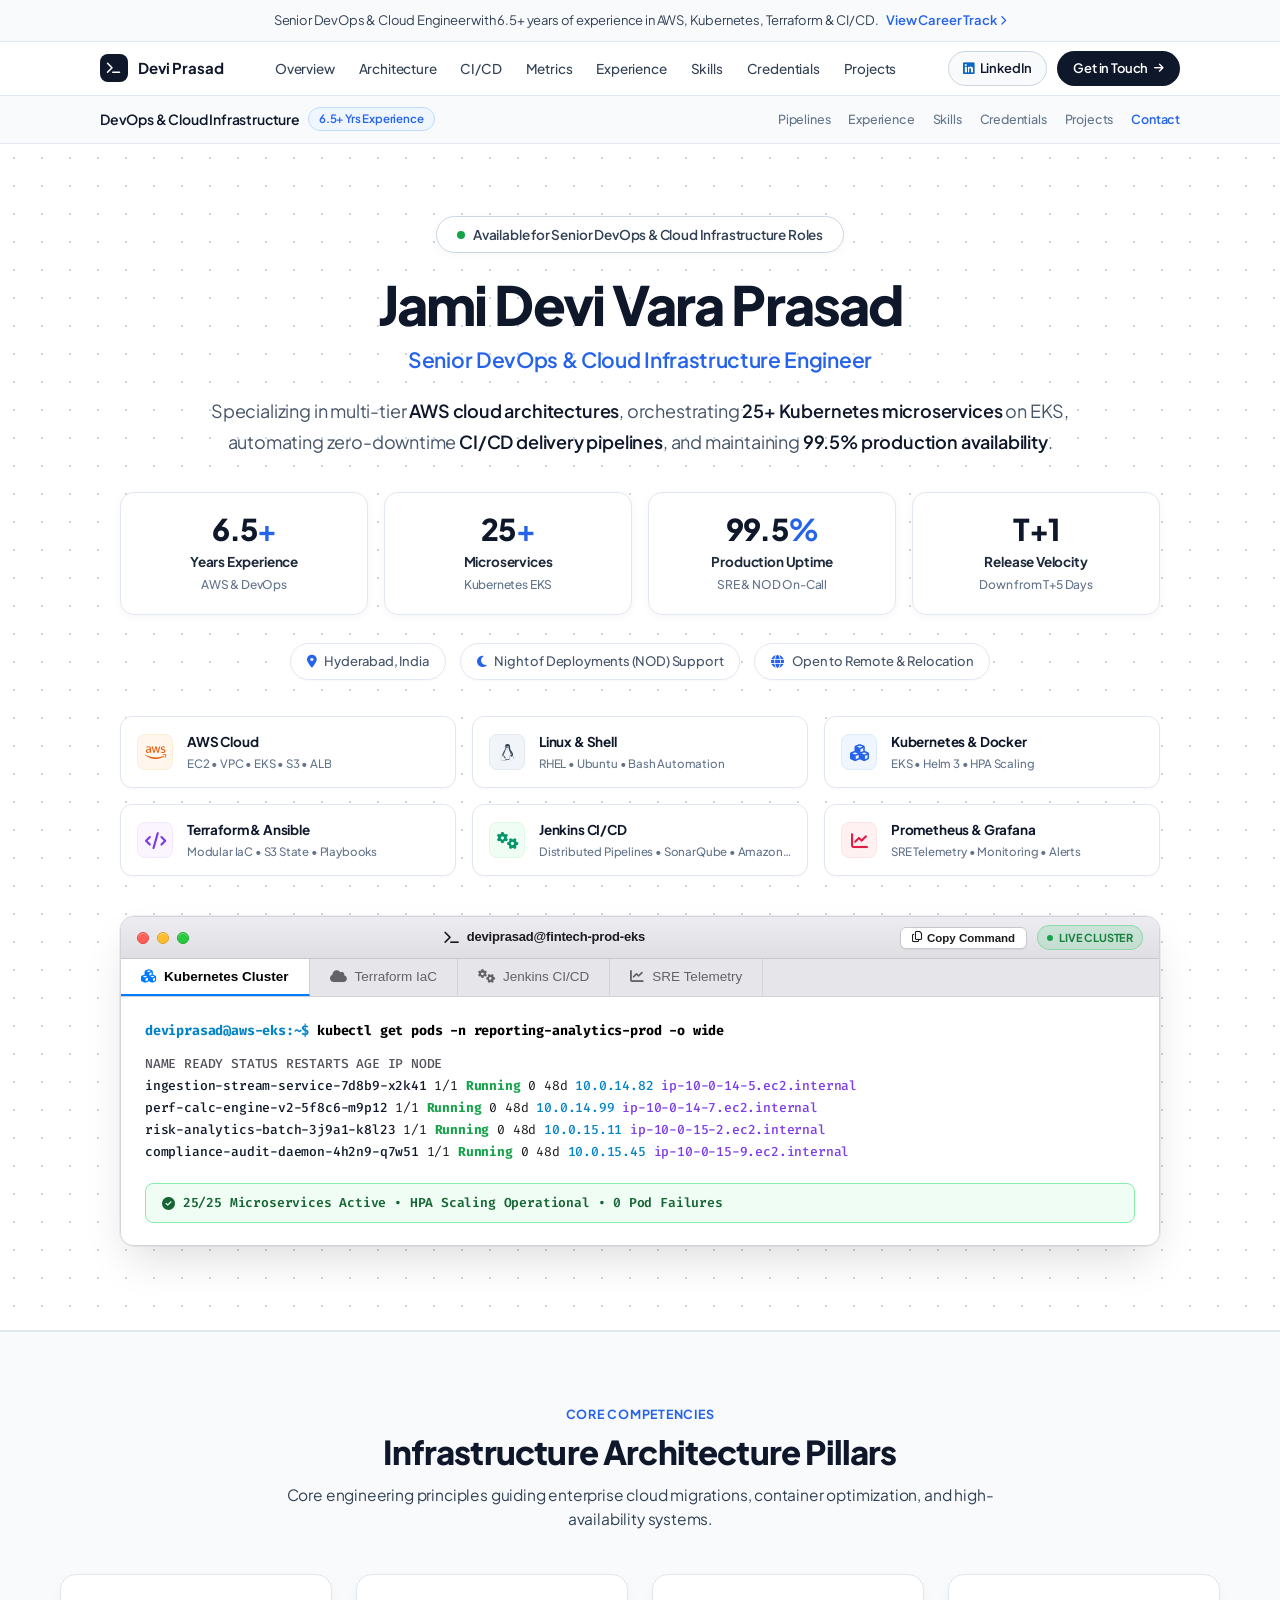
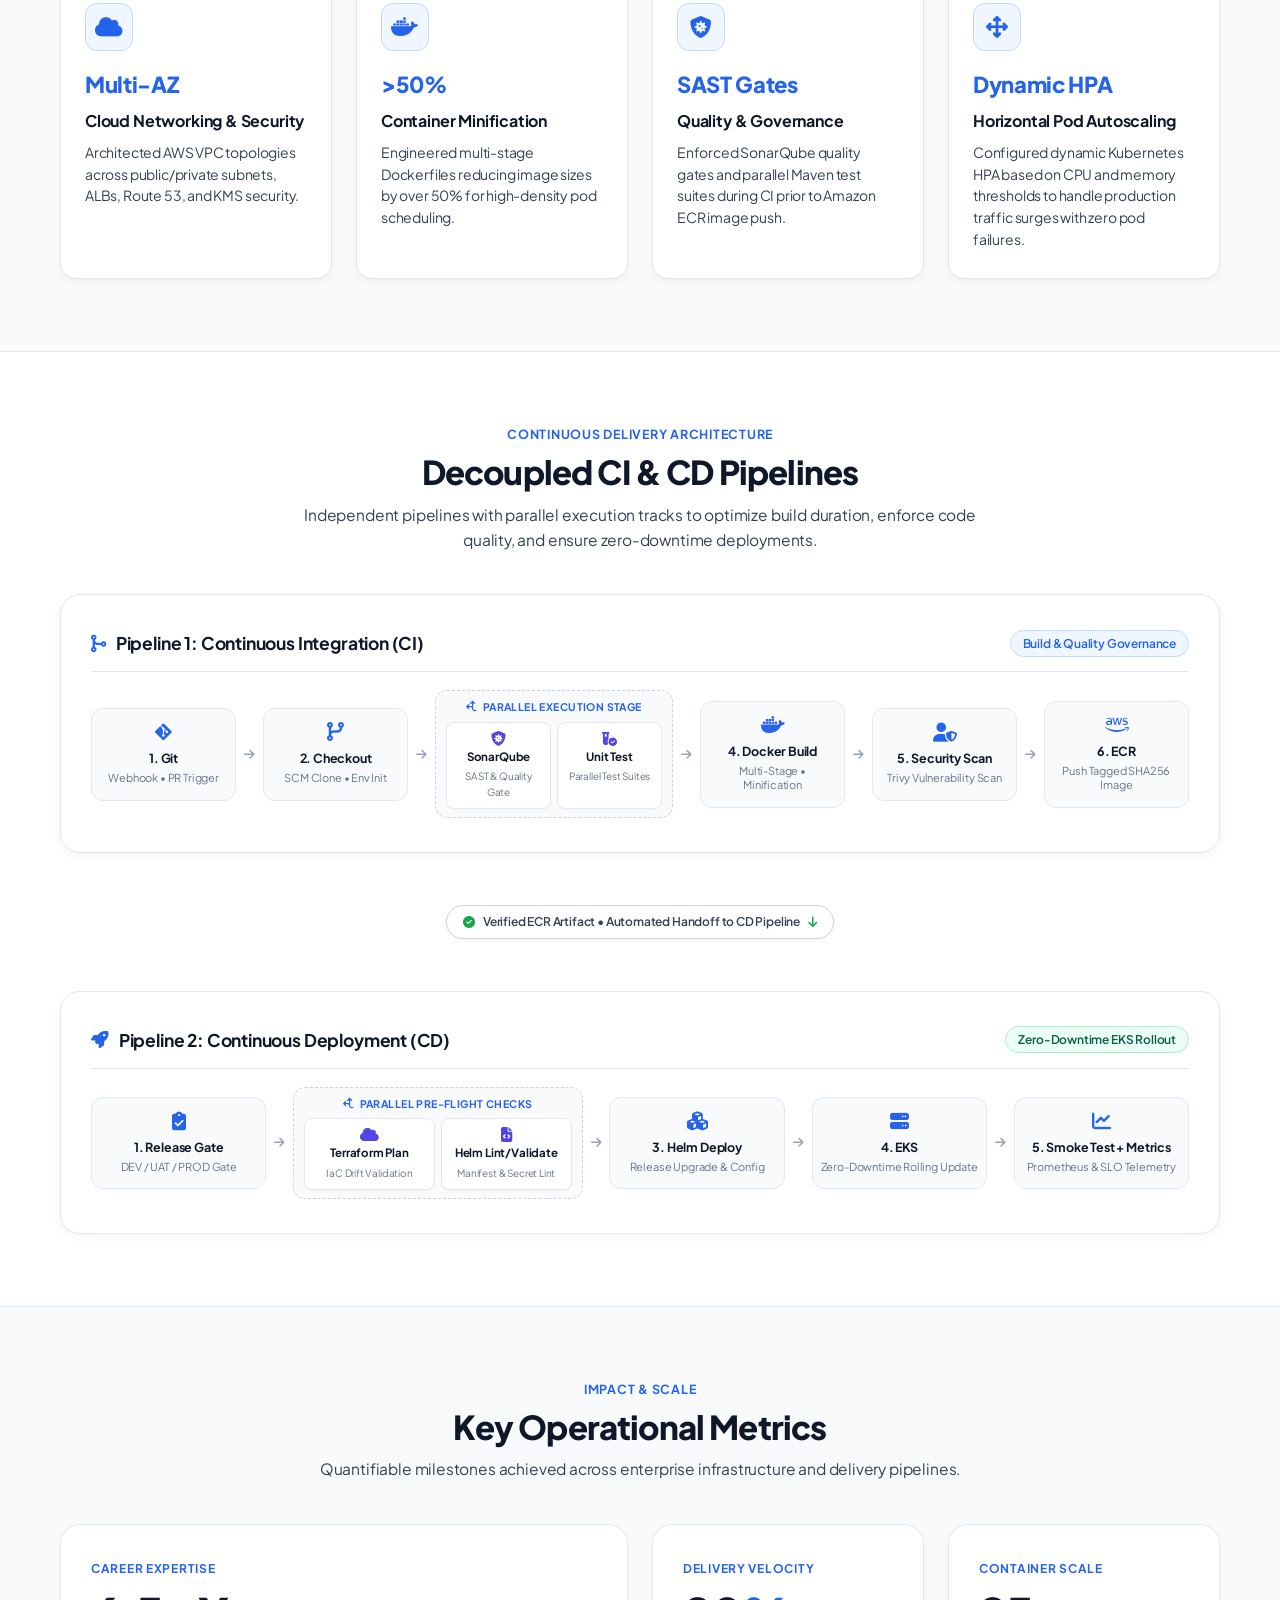
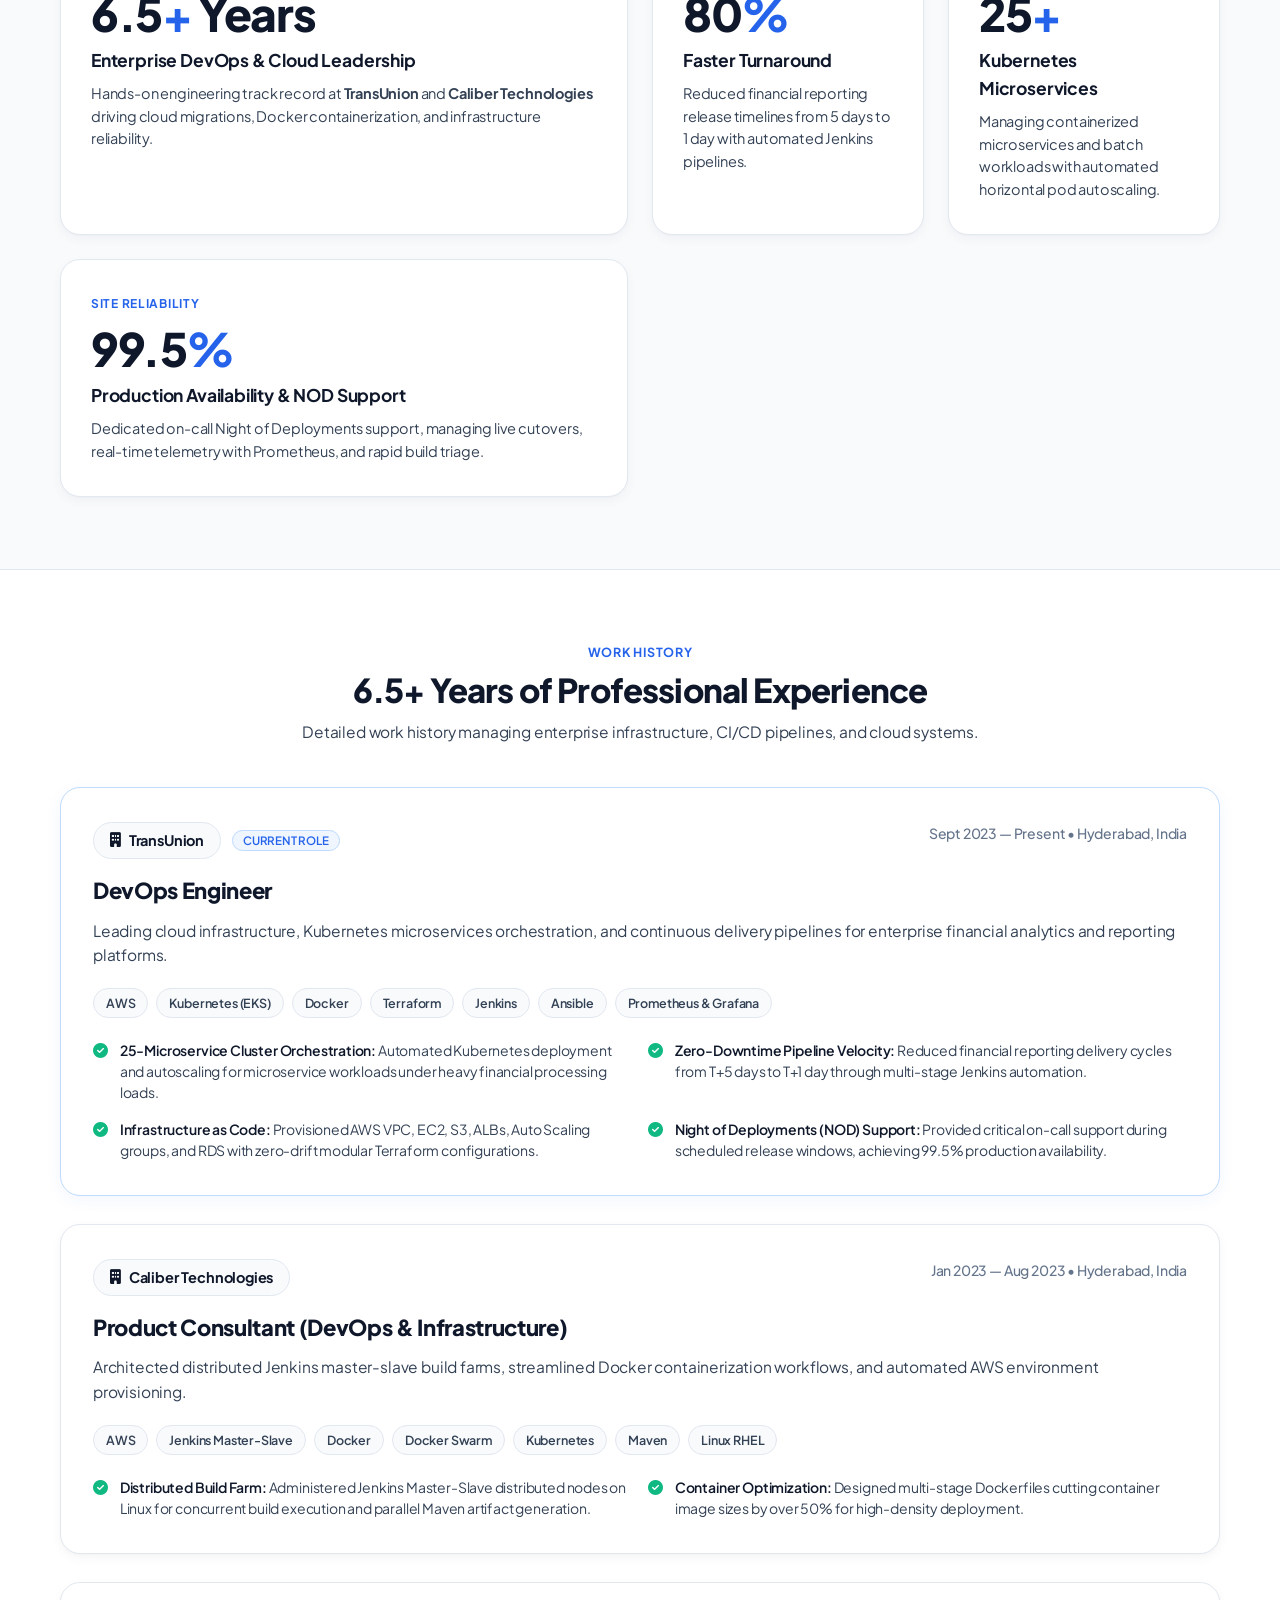
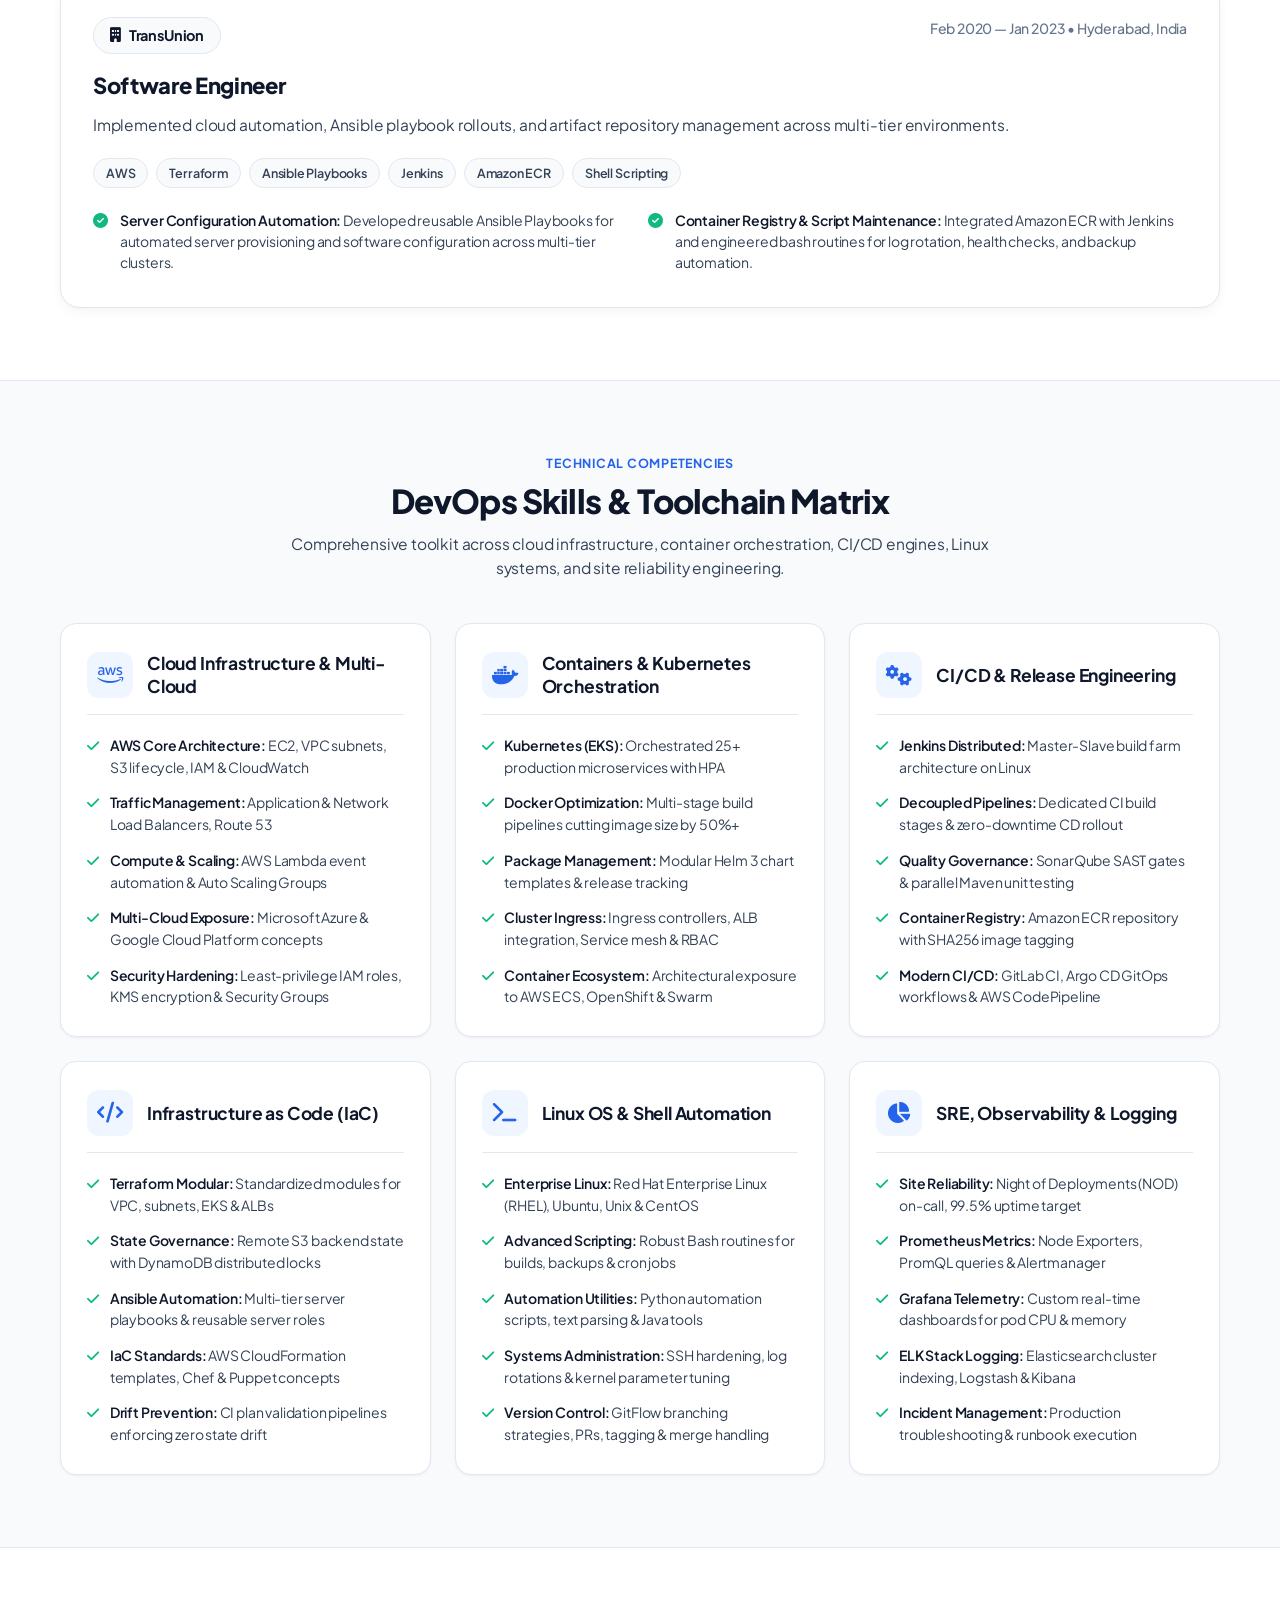
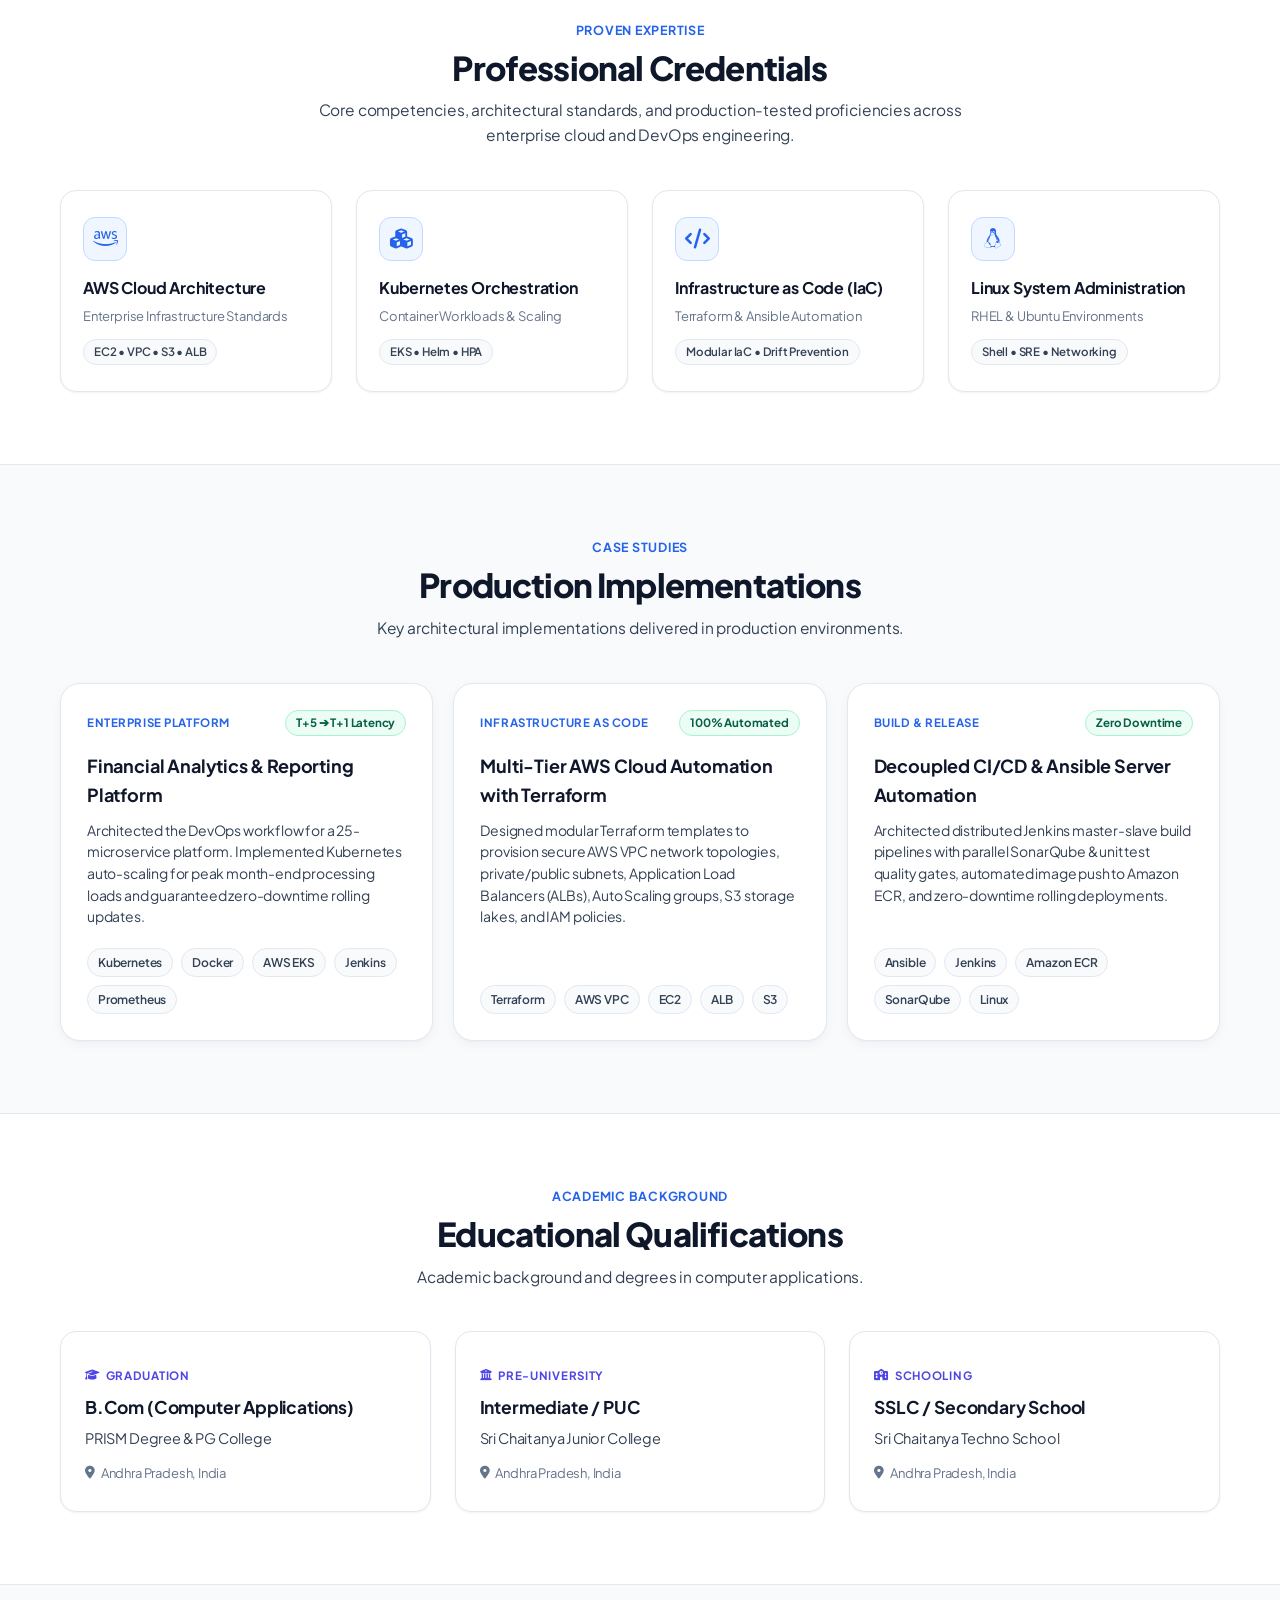
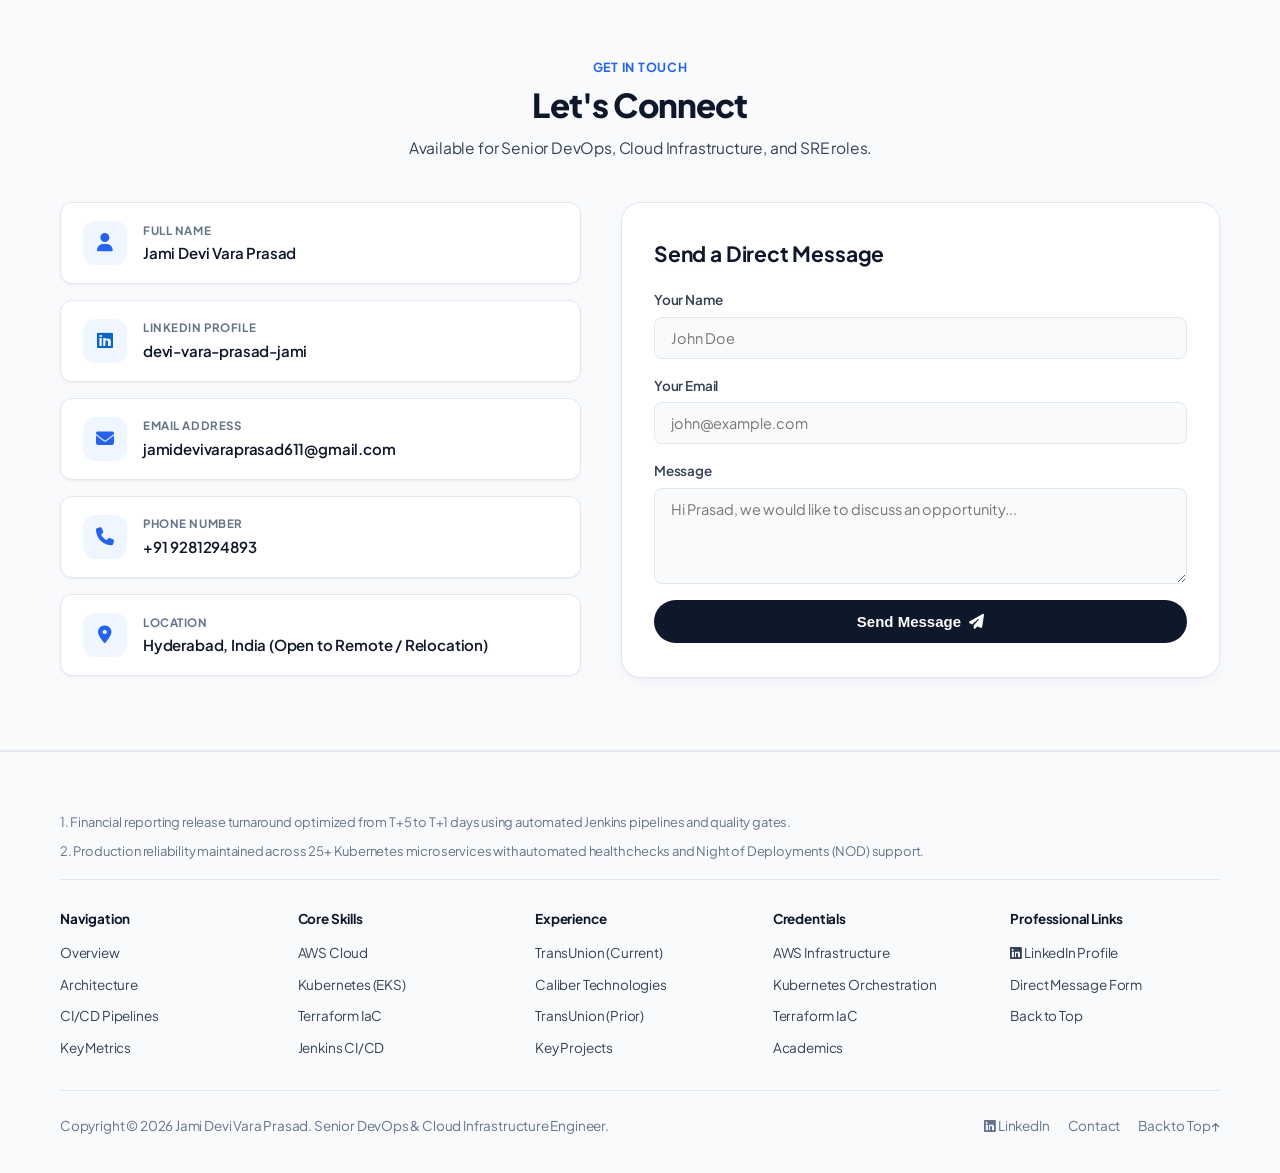
<file: index.html>
<!DOCTYPE html>
<html lang="en">
<head>
  <meta charset="UTF-8" />
  <meta name="viewport" content="width=device-width, initial-scale=1.0" />
  <title>Jami Devi Vara Prasad — Senior DevOps &amp; Cloud Infrastructure Engineer</title>
  
  <!-- Design System Stylesheet -->
  <link rel="stylesheet" href="style.css?v=spacious-v3" />
  
  <!-- Typography -->
  <link rel="preconnect" href="https://fonts.googleapis.com">
  <link rel="preconnect" href="https://fonts.gstatic.com" crossorigin>
  <link href="https://fonts.googleapis.com/css2?family=Fira+Code:wght@400;500;600&family=Inter:wght@300;400;500;600;700;800&family=Plus+Jakarta+Sans:wght@400;500;600;700;800&display=swap" rel="stylesheet">
  
  <!-- FontAwesome 6 Icons -->
  <link rel="stylesheet" href="https://cdnjs.cloudflare.com/ajax/libs/font-awesome/6.4.0/css/all.min.css">
</head>
<body>

  <!-- 1. Top Ribbon -->
  <div class="top-ribbon">
    <span>Senior DevOps &amp; Cloud Engineer with 6.5+ years of experience in AWS, Kubernetes, Terraform &amp; CI/CD.</span>
    <a href="#experience">View Career Track <i class="fa-solid fa-chevron-right" style="font-size: 10px;"></i></a>
  </div>

  <!-- 2. Global Navigation Bar -->
  <header class="nav-header-global">
    <div class="nav-container">
      <a href="#hero" class="nav-brand" aria-label="Devi Prasad Portfolio">
        <span class="brand-icon"><i class="fa-solid fa-terminal"></i></span>
        <span>Devi Prasad</span>
      </a>

      <nav class="nav-links">
        <a href="#hero">Overview</a>
        <a href="#pillars">Architecture</a>
        <a href="#pipelines">CI/CD</a>
        <a href="#metrics">Metrics</a>
        <a href="#experience">Experience</a>
        <a href="#skills">Skills</a>
        <a href="#credentials">Credentials</a>
        <a href="#projects">Projects</a>
      </nav>

      <div class="nav-actions">
        <a href="https://www.linkedin.com/in/devi-vara-prasad-jami-53a585400/" target="_blank" rel="noopener noreferrer" class="btn-resume-header" title="Connect on LinkedIn">
          <i class="fa-brands fa-linkedin" style="color: #0a66c2;"></i>
          <span>LinkedIn</span>
        </a>
        <a href="#contact" class="nav-cta-btn">
          <span>Get in Touch</span>
          <i class="fa-solid fa-arrow-right" style="font-size: 11px;"></i>
        </a>
        <button class="mobile-toggle" id="mobileNavToggle" aria-label="Toggle Navigation">
          <i class="fa-solid fa-bars"></i>
        </button>
      </div>
    </div>
  </header>

  <!-- 3. Sticky Sub-Navigation Bar -->
  <div class="sub-nav-sticky" id="subNavBar">
    <div class="sub-nav-container">
      <div class="sub-nav-title">
        DevOps &amp; Cloud Infrastructure <span class="role-tag-pill">6.5+ Yrs Experience</span>
      </div>

      <div class="sub-nav-menu">
        <a href="#pipelines">Pipelines</a>
        <a href="#experience">Experience</a>
        <a href="#skills">Skills</a>
        <a href="#credentials">Credentials</a>
        <a href="#projects">Projects</a>
        <a href="#contact">Contact</a>
      </div>
    </div>
  </div>

  <!-- 4. Hero Section -->
  <section id="hero" class="hero-section">
    <div class="hero-inner">
      <!-- Status Badge -->
      <div class="hero-status-pill">
        <span class="pulse-indicator"></span>
        <span>Available for Senior DevOps &amp; Cloud Infrastructure Roles</span>
      </div>
      
      <!-- Primary Heading & Subtitle -->
      <h1 class="hero-heading">
        Jami Devi Vara Prasad
      </h1>
      <div class="hero-subtitle">
        Senior DevOps &amp; Cloud Infrastructure Engineer
      </div>

      <!-- Lead Summary -->
      <p class="hero-lead">
        Specializing in multi-tier <strong>AWS cloud architectures</strong>, orchestrating <strong>25+ Kubernetes microservices</strong> on EKS, automating zero-downtime <strong>CI/CD delivery pipelines</strong>, and maintaining <strong>99.5% production availability</strong>.
      </p>

      <!-- Executive Impact Metric Bar -->
      <div class="hero-stats-bar">
        <div class="hero-stat-card">
          <div class="stat-number">6.5<span>+</span></div>
          <div class="stat-label">Years Experience</div>
          <div class="stat-sub">AWS &amp; DevOps</div>
        </div>
        <div class="hero-stat-card">
          <div class="stat-number">25<span>+</span></div>
          <div class="stat-label">Microservices</div>
          <div class="stat-sub">Kubernetes EKS</div>
        </div>
        <div class="hero-stat-card">
          <div class="stat-number">99.5<span>%</span></div>
          <div class="stat-label">Production Uptime</div>
          <div class="stat-sub">SRE &amp; NOD On-Call</div>
        </div>
        <div class="hero-stat-card">
          <div class="stat-number">T+1</div>
          <div class="stat-label">Release Velocity</div>
          <div class="stat-sub">Down from T+5 Days</div>
        </div>
      </div>

      <!-- Location & Working Meta Strip -->
      <div class="hero-meta-row">
        <span class="hero-meta-item"><i class="fa-solid fa-location-dot"></i> Hyderabad, India</span>
        <span class="hero-meta-item"><i class="fa-solid fa-moon"></i> Night of Deployments (NOD) Support</span>
        <span class="hero-meta-item"><i class="fa-solid fa-globe"></i> Open to Remote &amp; Relocation</span>
      </div>

      <!-- Tech Matrix Grid (Branded Micro-Cards) -->
      <div class="hero-pills-bar">
        <div class="hero-pill-badge badge-aws">
          <div class="pill-icon-box"><i class="fa-brands fa-aws"></i></div>
          <div class="pill-text-col">
            <strong>AWS Cloud</strong>
            <span class="pill-sub">EC2 &bull; VPC &bull; EKS &bull; S3 &bull; ALB</span>
          </div>
        </div>
        <div class="hero-pill-badge badge-linux">
          <div class="pill-icon-box"><i class="fa-brands fa-linux"></i></div>
          <div class="pill-text-col">
            <strong>Linux &amp; Shell</strong>
            <span class="pill-sub">RHEL &bull; Ubuntu &bull; Bash Automation</span>
          </div>
        </div>
        <div class="hero-pill-badge badge-k8s">
          <div class="pill-icon-box"><i class="fa-solid fa-cubes"></i></div>
          <div class="pill-text-col">
            <strong>Kubernetes &amp; Docker</strong>
            <span class="pill-sub">EKS &bull; Helm 3 &bull; HPA Scaling</span>
          </div>
        </div>
        <div class="hero-pill-badge badge-tf">
          <div class="pill-icon-box"><i class="fa-solid fa-code"></i></div>
          <div class="pill-text-col">
            <strong>Terraform &amp; Ansible</strong>
            <span class="pill-sub">Modular IaC &bull; S3 State &bull; Playbooks</span>
          </div>
        </div>
        <div class="hero-pill-badge badge-jenkins">
          <div class="pill-icon-box"><i class="fa-solid fa-gears"></i></div>
          <div class="pill-text-col">
            <strong>Jenkins CI/CD</strong>
            <span class="pill-sub">Distributed Pipelines &bull; SonarQube &bull; Amazon ECR</span>
          </div>
        </div>
        <div class="hero-pill-badge badge-sre">
          <div class="pill-icon-box"><i class="fa-solid fa-chart-line"></i></div>
          <div class="pill-text-col">
            <strong>Prometheus &amp; Grafana</strong>
            <span class="pill-sub">SRE Telemetry &bull; Monitoring &bull; Alerts</span>
          </div>
        </div>
      </div>

      <!-- 5. Interactive macOS Terminal Console -->
      <div class="terminal-window">
        <div class="terminal-titlebar">
          <div class="terminal-dots">
            <span class="dot dot-red"></span>
            <span class="dot dot-yellow"></span>
            <span class="dot dot-green"></span>
          </div>

          <div class="terminal-title">
            <i class="fa-solid fa-terminal"></i>
            <span class="term-title-text">deviprasad@fintech-prod-eks</span>
          </div>

          <div class="terminal-actions-top">
            <button class="btn-copy-cmd" id="copyCmdBtn" title="Copy active CLI command">
              <i class="fa-regular fa-copy"></i>
              <span id="copyBtnText">Copy Command</span>
            </button>
            <div class="terminal-live-tag">
              <span class="pulse-dot"></span> <span class="live-tag-text">LIVE CLUSTER</span>
            </div>
          </div>
        </div>

        <div class="terminal-tabs">
          <button class="terminal-tab-btn active" data-tab="k8s">
            <i class="fa-solid fa-cubes"></i> <span>Kubernetes Cluster</span>
          </button>
          <button class="terminal-tab-btn" data-tab="terraform">
            <i class="fa-solid fa-cloud"></i> <span>Terraform IaC</span>
          </button>
          <button class="terminal-tab-btn" data-tab="cicd">
            <i class="fa-solid fa-gears"></i> <span>Jenkins CI/CD</span>
          </button>
          <button class="terminal-tab-btn" data-tab="sre">
            <i class="fa-solid fa-chart-line"></i> <span>SRE Telemetry</span>
          </button>
        </div>

        <div class="terminal-body">
          <!-- K8s Pane -->
          <div class="term-pane active" id="pane-k8s" data-command="kubectl get pods -n reporting-analytics-prod -o wide">
            <div class="term-cmd-line"><span class="term-prompt">deviprasad@aws-eks:~$</span> <span class="term-cmd">kubectl get pods -n reporting-analytics-prod -o wide</span></div>
            <div class="term-log-content">
              <div class="term-muted">NAME                                      READY   STATUS    RESTARTS   AGE    IP             NODE</div>
              <div><span class="k8s-pod-name">ingestion-stream-service-7d8b9-x2k41</span>      1/1     <span class="k8s-running">Running</span>   0          48d    <span class="k8s-ip">10.0.14.82</span>     <span class="k8s-node">ip-10-0-14-5.ec2.internal</span></div>
              <div><span class="k8s-pod-name">perf-calc-engine-v2-5f8c6-m9p12</span>           1/1     <span class="k8s-running">Running</span>   0          48d    <span class="k8s-ip">10.0.14.99</span>     <span class="k8s-node">ip-10-0-14-7.ec2.internal</span></div>
              <div><span class="k8s-pod-name">risk-analytics-batch-3j9a1-k8l23</span>          1/1     <span class="k8s-running">Running</span>   0          48d    <span class="k8s-ip">10.0.15.11</span>     <span class="k8s-node">ip-10-0-15-2.ec2.internal</span></div>
              <div><span class="k8s-pod-name">compliance-audit-daemon-4h2n9-q7w51</span>       1/1     <span class="k8s-running">Running</span>   0          48d    <span class="k8s-ip">10.0.15.45</span>     <span class="k8s-node">ip-10-0-15-9.ec2.internal</span></div>
            </div>
            <div class="term-success-box">
              <i class="fa-solid fa-circle-check"></i> <span>25/25 Microservices Active &bull; HPA Scaling Operational &bull; 0 Pod Failures</span>
            </div>
          </div>

          <!-- Terraform Pane -->
          <div class="term-pane" id="pane-terraform" data-command="terraform apply -auto-approve">
            <div class="term-cmd-line"><span class="term-prompt">deviprasad@iac-control:~$</span> <span class="term-cmd">terraform apply -auto-approve</span></div>
            <div class="term-log-content">
              <div><span class="tf-resource">aws_vpc.production</span>: <span class="tf-state">Refreshing state...</span> <span class="term-muted">[id=vpc-089fa21e90]</span></div>
              <div><span class="tf-resource">aws_eks_cluster.reporting_cluster</span>: <span class="tf-state">Refreshing state...</span> <span class="term-muted">[id=eks-fintech-prod]</span></div>
              <div><span class="tf-resource">aws_alb.ingress_controller</span>: Plan: 0 to add, 0 to change, 0 to destroy.</div>
            </div>
            <div class="term-success-box">
              <i class="fa-solid fa-circle-check"></i> <span>Apply complete! Resources: 142 managed, 0 configuration drifts detected.</span>
            </div>
          </div>

          <!-- CI/CD Pane -->
          <div class="term-pane" id="pane-cicd" data-command="jenkins-cli build reporting-pipeline-v2.8 --watch">
            <div class="term-cmd-line"><span class="term-prompt">deviprasad@jenkins-master:~$</span> <span class="term-cmd">jenkins-cli build reporting-pipeline-v2.8 --watch</span></div>
            <div class="term-log-content">
              <div><span class="ci-stage">[Stage: Checkout]</span> ➔ Git commit sha: <span style="color:#0284c7; font-weight:600;">9e4f201</span> (Branch: <span style="color:#b45309; font-weight:600;">main</span>)</div>
              <div><span class="ci-stage">[Stage: Parallel Checks]</span> ➔ SonarQube Quality Gate <span class="ci-pass">PASSED</span> &bull; Maven Unit Tests (<span class="ci-pass">142/142 PASSED</span>)</div>
              <div><span class="ci-stage">[Stage: Docker Build &amp; ECR]</span> ➔ Image tagged <span style="color:#0284c7; font-weight:600;">sha256:4b219</span> published to Amazon ECR</div>
            </div>
            <div class="term-success-box">
              <i class="fa-solid fa-circle-check"></i> <span>[Stage: Separate CD] Zero-Downtime EKS Rollout SUCCESS across DEV, UAT &amp; PROD.</span>
            </div>
          </div>

          <!-- SRE Pane -->
          <div class="term-pane" id="pane-sre" data-command="promtool query instant http://localhost:9090 'up{job=&quot;kubernetes-nodes&quot;}'">
            <div class="term-cmd-line"><span class="term-prompt">deviprasad@prometheus:~$</span> <span class="term-cmd">promtool query instant http://localhost:9090 'up{job="kubernetes-nodes"}'</span></div>
            <div class="term-log-content">
              <div><span style="color:#64748b; font-weight:600;">cluster_health:</span> <span style="color:#16a34a; font-weight:700;">1.0 (100% HEALTHY)</span></div>
              <div><span style="color:#64748b; font-weight:600;">release_cycle_latency:</span> <span style="color:#2563eb; font-weight:700;">T+1 Day (Down from T+5 Days)</span></div>
              <div><span style="color:#64748b; font-weight:600;">production_uptime:</span> <span style="color:#16a34a; font-weight:700;">99.5% (Night of Deployments Support Active)</span></div>
            </div>
            <div class="term-success-box">
              <i class="fa-solid fa-circle-check"></i> <span>SLOs Met: 99.5% Availability &bull; 0 Critical Production Incidents.</span>
            </div>
          </div>
        </div>
      </div>
    </div>
  </section>

  <!-- 6. Architectural Pillars Section -->
  <section id="pillars" class="section-wrapper bg-subtle">
    <div class="container-narrow">
      <div class="section-header">
        <span class="section-eyebrow">Core Competencies</span>
        <h2 class="section-title">Infrastructure Architecture Pillars</h2>
        <p class="section-desc">
          Core engineering principles guiding enterprise cloud migrations, container optimization, and high-availability systems.
        </p>
      </div>

      <div class="pillars-grid">
        <div class="pillar-card">
          <div class="pillar-icon"><i class="fa-solid fa-cloud"></i></div>
          <div class="pillar-stat">Multi-AZ</div>
          <h3 class="pillar-name">Cloud Networking &amp; Security</h3>
          <p class="pillar-desc">Architected AWS VPC topologies across public/private subnets, ALBs, Route 53, and KMS security.</p>
        </div>

        <div class="pillar-card">
          <div class="pillar-icon"><i class="fa-brands fa-docker"></i></div>
          <div class="pillar-stat">&gt;50%</div>
          <h3 class="pillar-name">Container Minification</h3>
          <p class="pillar-desc">Engineered multi-stage Dockerfiles reducing image sizes by over 50% for high-density pod scheduling.</p>
        </div>

        <div class="pillar-card">
          <div class="pillar-icon"><i class="fa-solid fa-shield-virus"></i></div>
          <div class="pillar-stat">SAST Gates</div>
          <h3 class="pillar-name">Quality &amp; Governance</h3>
          <p class="pillar-desc">Enforced SonarQube quality gates and parallel Maven test suites during CI prior to Amazon ECR image push.</p>
        </div>

        <div class="pillar-card">
          <div class="pillar-icon"><i class="fa-solid fa-arrows-up-down-left-right"></i></div>
          <div class="pillar-stat">Dynamic HPA</div>
          <h3 class="pillar-name">Horizontal Pod Autoscaling</h3>
          <p class="pillar-desc">Configured dynamic Kubernetes HPA based on CPU and memory thresholds to handle production traffic surges with zero pod failures.</p>
        </div>
      </div>
    </div>
  </section>

  <!-- 7. SEPARATE CI AND CD PIPELINES (With Parallel Stages) -->
  <section id="pipelines" class="section-wrapper">
    <div class="container-narrow">
      <div class="section-header">
        <span class="section-eyebrow">Continuous Delivery Architecture</span>
        <h2 class="section-title">Decoupled CI &amp; CD Pipelines</h2>
        <p class="section-desc">
          Independent pipelines with parallel execution tracks to optimize build duration, enforce code quality, and ensure zero-downtime deployments.
        </p>
      </div>

      <div class="pipelines-container">
        
        <!-- Pipeline 1: CI (Continuous Integration) -->
        <div class="pipeline-box">
          <div class="pipeline-head">
            <div class="pipeline-head-title">
              <i class="fa-solid fa-code-merge"></i>
              <span>Pipeline 1: Continuous Integration (CI)</span>
            </div>
            <span class="pipeline-head-badge">Build &amp; Quality Governance</span>
          </div>

          <div class="pipeline-flow">
            <!-- Step 1: Git -->
            <div class="pipe-step">
              <i class="fa-brands fa-git-alt"></i>
              <div class="pipe-step-title">1. Git</div>
              <div class="pipe-step-desc">Webhook &bull; PR Trigger</div>
            </div>

            <div class="pipe-arrow"><i class="fa-solid fa-arrow-right"></i></div>

            <!-- Step 2: Checkout -->
            <div class="pipe-step">
              <i class="fa-solid fa-code-branch"></i>
              <div class="pipe-step-title">2. Checkout</div>
              <div class="pipe-step-desc">SCM Clone &bull; Env Init</div>
            </div>

            <div class="pipe-arrow"><i class="fa-solid fa-arrow-right"></i></div>

            <!-- Step 3: Parallel Execution (SonarQube & Unit Test) -->
            <div class="pipe-parallel-box">
              <div class="parallel-indicator">
                <i class="fa-solid fa-arrows-split-up-and-left"></i> Parallel Execution Stage
              </div>
              <div class="parallel-cards-row">
                <div class="parallel-mini-card">
                  <i class="fa-solid fa-shield-virus"></i>
                  <span class="m-title">SonarQube</span>
                  <span class="m-desc">SAST &amp; Quality Gate</span>
                </div>
                <div class="parallel-mini-card">
                  <i class="fa-solid fa-vial-circle-check"></i>
                  <span class="m-title">Unit Test</span>
                  <span class="m-desc">Parallel Test Suites</span>
                </div>
              </div>
            </div>

            <div class="pipe-arrow"><i class="fa-solid fa-arrow-right"></i></div>

            <!-- Step 4: Docker Build -->
            <div class="pipe-step">
              <i class="fa-brands fa-docker"></i>
              <div class="pipe-step-title">4. Docker Build</div>
              <div class="pipe-step-desc">Multi-Stage &bull; Minification</div>
            </div>

            <div class="pipe-arrow"><i class="fa-solid fa-arrow-right"></i></div>

            <!-- Step 5: Security Scan -->
            <div class="pipe-step">
              <i class="fa-solid fa-user-shield"></i>
              <div class="pipe-step-title">5. Security Scan</div>
              <div class="pipe-step-desc">Trivy Vulnerability Scan</div>
            </div>

            <div class="pipe-arrow"><i class="fa-solid fa-arrow-right"></i></div>

            <!-- Step 6: ECR -->
            <div class="pipe-step">
              <i class="fa-brands fa-aws"></i>
              <div class="pipe-step-title">6. ECR</div>
              <div class="pipe-step-desc">Push Tagged SHA256 Image</div>
            </div>
          </div>
        </div>

        <!-- Pipeline Handoff Connector -->
        <div class="pipeline-connector-bridge">
          <div class="bridge-badge">
            <i class="fa-solid fa-circle-check"></i>
            <span>Verified ECR Artifact &bull; Automated Handoff to CD Pipeline</span>
            <i class="fa-solid fa-arrow-down"></i>
          </div>
        </div>

        <!-- Pipeline 2: CD (Continuous Deployment) -->
        <div class="pipeline-box">
          <div class="pipeline-head">
            <div class="pipeline-head-title">
              <i class="fa-solid fa-rocket"></i>
              <span>Pipeline 2: Continuous Deployment (CD)</span>
            </div>
            <span class="pipeline-head-badge green">Zero-Downtime EKS Rollout</span>
          </div>

          <div class="pipeline-flow">
            <!-- Step 1: Release Gate -->
            <div class="pipe-step">
              <i class="fa-solid fa-clipboard-check"></i>
              <div class="pipe-step-title">1. Release Gate</div>
              <div class="pipe-step-desc">DEV / UAT / PROD Gate</div>
            </div>

            <div class="pipe-arrow"><i class="fa-solid fa-arrow-right"></i></div>

            <!-- Step 2: Parallel Pre-Flight (Terraform Plan & Helm Lint/Validate) -->
            <div class="pipe-parallel-box">
              <div class="parallel-indicator">
                <i class="fa-solid fa-arrows-split-up-and-left"></i> Parallel Pre-Flight Checks
              </div>
              <div class="parallel-cards-row">
                <div class="parallel-mini-card">
                  <i class="fa-solid fa-cloud"></i>
                  <span class="m-title">Terraform Plan</span>
                  <span class="m-desc">IaC Drift Validation</span>
                </div>
                <div class="parallel-mini-card">
                  <i class="fa-solid fa-file-code"></i>
                  <span class="m-title">Helm Lint/Validate</span>
                  <span class="m-desc">Manifest &amp; Secret Lint</span>
                </div>
              </div>
            </div>

            <div class="pipe-arrow"><i class="fa-solid fa-arrow-right"></i></div>

            <!-- Step 3: Helm Deploy -->
            <div class="pipe-step">
              <i class="fa-solid fa-cubes"></i>
              <div class="pipe-step-title">3. Helm Deploy</div>
              <div class="pipe-step-desc">Release Upgrade &amp; Config</div>
            </div>

            <div class="pipe-arrow"><i class="fa-solid fa-arrow-right"></i></div>

            <!-- Step 4: EKS -->
            <div class="pipe-step">
              <i class="fa-solid fa-server"></i>
              <div class="pipe-step-title">4. EKS</div>
              <div class="pipe-step-desc">Zero-Downtime Rolling Update</div>
            </div>

            <div class="pipe-arrow"><i class="fa-solid fa-arrow-right"></i></div>

            <!-- Step 5: Smoke Test + Metrics -->
            <div class="pipe-step">
              <i class="fa-solid fa-chart-line"></i>
              <div class="pipe-step-title">5. Smoke Test + Metrics</div>
              <div class="pipe-step-desc">Prometheus &amp; SLO Telemetry</div>
            </div>
          </div>
        </div>

      </div>
    </div>
  </section>

  <!-- 8. Key Operational Metrics (Bento Grid) -->
  <section id="metrics" class="section-wrapper bg-subtle">
    <div class="container-narrow">
      <div class="section-header">
        <span class="section-eyebrow">Impact &amp; Scale</span>
        <h2 class="section-title">Key Operational Metrics</h2>
        <p class="section-desc">Quantifiable milestones achieved across enterprise infrastructure and delivery pipelines.</p>
      </div>

      <div class="bento-grid-balanced">
        <div class="bento-cell bento-span-2">
          <div>
            <span class="bento-cell-tag">CAREER EXPERTISE</span>
            <div class="bento-cell-stat">6.5<span>+</span> Years</div>
            <h3 class="bento-cell-title">Enterprise DevOps &amp; Cloud Leadership</h3>
            <p class="bento-cell-text">
              Hands-on engineering track record at <strong>TransUnion</strong> and <strong>Caliber Technologies</strong> driving cloud migrations, Docker containerization, and infrastructure reliability.
            </p>
          </div>
        </div>

        <div class="bento-cell">
          <div>
            <span class="bento-cell-tag">DELIVERY VELOCITY</span>
            <div class="bento-cell-stat">80<span>%</span></div>
            <h3 class="bento-cell-title">Faster Turnaround</h3>
            <p class="bento-cell-text">
              Reduced financial reporting release timelines from 5 days to 1 day with automated Jenkins pipelines.
            </p>
          </div>
        </div>

        <div class="bento-cell">
          <div>
            <span class="bento-cell-tag">CONTAINER SCALE</span>
            <div class="bento-cell-stat">25<span>+</span></div>
            <h3 class="bento-cell-title">Kubernetes Microservices</h3>
            <p class="bento-cell-text">
              Managing containerized microservices and batch workloads with automated horizontal pod autoscaling.
            </p>
          </div>
        </div>

        <div class="bento-cell bento-span-2">
          <div>
            <span class="bento-cell-tag">SITE RELIABILITY</span>
            <div class="bento-cell-stat">99.5<span>%</span></div>
            <h3 class="bento-cell-title">Production Availability &amp; NOD Support</h3>
            <p class="bento-cell-text">
              Dedicated on-call Night of Deployments support, managing live cutovers, real-time telemetry with Prometheus, and rapid build triage.
            </p>
          </div>
        </div>
      </div>
    </div>
  </section>

  <!-- 9. Career Experience Timeline -->
  <section id="experience" class="section-wrapper">
    <div class="container-narrow">
      <div class="section-header">
        <span class="section-eyebrow">Work History</span>
        <h2 class="section-title">6.5+ Years of Professional Experience</h2>
        <p class="section-desc">Detailed work history managing enterprise infrastructure, CI/CD pipelines, and cloud systems.</p>
      </div>

      <div class="experience-list">
        <!-- Role 1: TransUnion (Current) -->
        <div class="role-card current">
          <div class="role-header">
            <div>
              <span class="role-company"><i class="fa-solid fa-building"></i> TransUnion</span>
              <span class="role-tag-pill" style="margin-left: 8px;">CURRENT ROLE</span>
            </div>
            <span class="role-duration">Sept 2023 &mdash; Present &bull; Hyderabad, India</span>
          </div>

          <h3 class="role-name">DevOps Engineer</h3>
          <p class="role-summary">
            Leading cloud infrastructure, Kubernetes microservices orchestration, and continuous delivery pipelines for enterprise financial analytics and reporting platforms.
          </p>

          <div class="role-tags">
            <span class="role-tag">AWS</span>
            <span class="role-tag">Kubernetes (EKS)</span>
            <span class="role-tag">Docker</span>
            <span class="role-tag">Terraform</span>
            <span class="role-tag">Jenkins</span>
            <span class="role-tag">Ansible</span>
            <span class="role-tag">Prometheus &amp; Grafana</span>
          </div>

          <div class="role-bullets">
            <div class="role-bullet">
              <i class="fa-solid fa-circle-check"></i>
              <div><strong>25-Microservice Cluster Orchestration:</strong> Automated Kubernetes deployment and autoscaling for microservice workloads under heavy financial processing loads.</div>
            </div>
            <div class="role-bullet">
              <i class="fa-solid fa-circle-check"></i>
              <div><strong>Zero-Downtime Pipeline Velocity:</strong> Reduced financial reporting delivery cycles from T+5 days to T+1 day through multi-stage Jenkins automation.</div>
            </div>
            <div class="role-bullet">
              <i class="fa-solid fa-circle-check"></i>
              <div><strong>Infrastructure as Code:</strong> Provisioned AWS VPC, EC2, S3, ALBs, Auto Scaling groups, and RDS with zero-drift modular Terraform configurations.</div>
            </div>
            <div class="role-bullet">
              <i class="fa-solid fa-circle-check"></i>
              <div><strong>Night of Deployments (NOD) Support:</strong> Provided critical on-call support during scheduled release windows, achieving 99.5% production availability.</div>
            </div>
          </div>
        </div>

        <!-- Role 2: Caliber Technologies -->
        <div class="role-card">
          <div class="role-header">
            <span class="role-company"><i class="fa-solid fa-building"></i> Caliber Technologies</span>
            <span class="role-duration">Jan 2023 &mdash; Aug 2023 &bull; Hyderabad, India</span>
          </div>

          <h3 class="role-name">Product Consultant (DevOps &amp; Infrastructure)</h3>
          <p class="role-summary">
            Architected distributed Jenkins master-slave build farms, streamlined Docker containerization workflows, and automated AWS environment provisioning.
          </p>

          <div class="role-tags">
            <span class="role-tag">AWS</span>
            <span class="role-tag">Jenkins Master-Slave</span>
            <span class="role-tag">Docker</span>
            <span class="role-tag">Docker Swarm</span>
            <span class="role-tag">Kubernetes</span>
            <span class="role-tag">Maven</span>
            <span class="role-tag">Linux RHEL</span>
          </div>

          <div class="role-bullets">
            <div class="role-bullet">
              <i class="fa-solid fa-circle-check"></i>
              <div><strong>Distributed Build Farm:</strong> Administered Jenkins Master-Slave distributed nodes on Linux for concurrent build execution and parallel Maven artifact generation.</div>
            </div>
            <div class="role-bullet">
              <i class="fa-solid fa-circle-check"></i>
              <div><strong>Container Optimization:</strong> Designed multi-stage Dockerfiles cutting container image sizes by over 50% for high-density deployment.</div>
            </div>
          </div>
        </div>

        <!-- Role 3: TransUnion (Prior) -->
        <div class="role-card">
          <div class="role-header">
            <span class="role-company"><i class="fa-solid fa-building"></i> TransUnion</span>
            <span class="role-duration">Feb 2020 &mdash; Jan 2023 &bull; Hyderabad, India</span>
          </div>

          <h3 class="role-name">Software Engineer</h3>
          <p class="role-summary">
            Implemented cloud automation, Ansible playbook rollouts, and artifact repository management across multi-tier environments.
          </p>

          <div class="role-tags">
            <span class="role-tag">AWS</span>
            <span class="role-tag">Terraform</span>
            <span class="role-tag">Ansible Playbooks</span>
            <span class="role-tag">Jenkins</span>
            <span class="role-tag">Amazon ECR</span>
            <span class="role-tag">Shell Scripting</span>
          </div>

          <div class="role-bullets">
            <div class="role-bullet">
              <i class="fa-solid fa-circle-check"></i>
              <div><strong>Server Configuration Automation:</strong> Developed reusable Ansible Playbooks for automated server provisioning and software configuration across multi-tier clusters.</div>
            </div>
            <div class="role-bullet">
              <i class="fa-solid fa-circle-check"></i>
              <div><strong>Container Registry &amp; Script Maintenance:</strong> Integrated Amazon ECR with Jenkins and engineered bash routines for log rotation, health checks, and backup automation.</div>
            </div>
          </div>
        </div>
      </div>
    </div>
  </section>

  <!-- 10. Technical Skills & Toolchain Matrix (Symmetrical 3x2 Grid) -->
  <section id="skills" class="section-wrapper bg-subtle">
    <div class="container-narrow">
      <div class="section-header">
        <span class="section-eyebrow">Technical Competencies</span>
        <h2 class="section-title">DevOps Skills &amp; Toolchain Matrix</h2>
        <p class="section-desc">Comprehensive toolkit across cloud infrastructure, container orchestration, CI/CD engines, Linux systems, and site reliability engineering.</p>
      </div>

      <div class="skills-matrix-grid">
        <!-- Card 1: Cloud Architecture -->
        <div class="skill-card">
          <div class="skill-card-head">
            <div class="skill-icon"><i class="fa-brands fa-aws"></i></div>
            <h3 class="skill-title">Cloud Infrastructure &amp; Multi-Cloud</h3>
          </div>
          <ul class="skill-items">
            <li><i class="fa-solid fa-check"></i> <div><strong>AWS Core Architecture:</strong> EC2, VPC subnets, S3 lifecycle, IAM &amp; CloudWatch</div></li>
            <li><i class="fa-solid fa-check"></i> <div><strong>Traffic Management:</strong> Application &amp; Network Load Balancers, Route 53</div></li>
            <li><i class="fa-solid fa-check"></i> <div><strong>Compute &amp; Scaling:</strong> AWS Lambda event automation &amp; Auto Scaling Groups</div></li>
            <li><i class="fa-solid fa-check"></i> <div><strong>Multi-Cloud Exposure:</strong> Microsoft Azure &amp; Google Cloud Platform concepts</div></li>
            <li><i class="fa-solid fa-check"></i> <div><strong>Security Hardening:</strong> Least-privilege IAM roles, KMS encryption &amp; Security Groups</div></li>
          </ul>
        </div>

        <!-- Card 2: Containers & Kubernetes -->
        <div class="skill-card">
          <div class="skill-card-head">
            <div class="skill-icon"><i class="fa-brands fa-docker"></i></div>
            <h3 class="skill-title">Containers &amp; Kubernetes Orchestration</h3>
          </div>
          <ul class="skill-items">
            <li><i class="fa-solid fa-check"></i> <div><strong>Kubernetes (EKS):</strong> Orchestrated 25+ production microservices with HPA</div></li>
            <li><i class="fa-solid fa-check"></i> <div><strong>Docker Optimization:</strong> Multi-stage build pipelines cutting image size by 50%+</div></li>
            <li><i class="fa-solid fa-check"></i> <div><strong>Package Management:</strong> Modular Helm 3 chart templates &amp; release tracking</div></li>
            <li><i class="fa-solid fa-check"></i> <div><strong>Cluster Ingress:</strong> Ingress controllers, ALB integration, Service mesh &amp; RBAC</div></li>
            <li><i class="fa-solid fa-check"></i> <div><strong>Container Ecosystem:</strong> Architectural exposure to AWS ECS, OpenShift &amp; Swarm</div></li>
          </ul>
        </div>

        <!-- Card 3: CI/CD & Delivery Engines -->
        <div class="skill-card">
          <div class="skill-card-head">
            <div class="skill-icon"><i class="fa-solid fa-gears"></i></div>
            <h3 class="skill-title">CI/CD &amp; Release Engineering</h3>
          </div>
          <ul class="skill-items">
            <li><i class="fa-solid fa-check"></i> <div><strong>Jenkins Distributed:</strong> Master-Slave build farm architecture on Linux</div></li>
            <li><i class="fa-solid fa-check"></i> <div><strong>Decoupled Pipelines:</strong> Dedicated CI build stages &amp; zero-downtime CD rollout</div></li>
            <li><i class="fa-solid fa-check"></i> <div><strong>Quality Governance:</strong> SonarQube SAST gates &amp; parallel Maven unit testing</div></li>
            <li><i class="fa-solid fa-check"></i> <div><strong>Container Registry:</strong> Amazon ECR repository with SHA256 image tagging</div></li>
            <li><i class="fa-solid fa-check"></i> <div><strong>Modern CI/CD:</strong> GitLab CI, Argo CD GitOps workflows &amp; AWS CodePipeline</div></li>
          </ul>
        </div>

        <!-- Card 4: Infrastructure as Code & Config -->
        <div class="skill-card">
          <div class="skill-card-head">
            <div class="skill-icon"><i class="fa-solid fa-code"></i></div>
            <h3 class="skill-title">Infrastructure as Code (IaC)</h3>
          </div>
          <ul class="skill-items">
            <li><i class="fa-solid fa-check"></i> <div><strong>Terraform Modular:</strong> Standardized modules for VPC, subnets, EKS &amp; ALBs</div></li>
            <li><i class="fa-solid fa-check"></i> <div><strong>State Governance:</strong> Remote S3 backend state with DynamoDB distributed locks</div></li>
            <li><i class="fa-solid fa-check"></i> <div><strong>Ansible Automation:</strong> Multi-tier server playbooks &amp; reusable server roles</div></li>
            <li><i class="fa-solid fa-check"></i> <div><strong>IaC Standards:</strong> AWS CloudFormation templates, Chef &amp; Puppet concepts</div></li>
            <li><i class="fa-solid fa-check"></i> <div><strong>Drift Prevention:</strong> CI plan validation pipelines enforcing zero state drift</div></li>
          </ul>
        </div>

        <!-- Card 5: Operating Systems & Scripting -->
        <div class="skill-card">
          <div class="skill-card-head">
            <div class="skill-icon"><i class="fa-solid fa-terminal"></i></div>
            <h3 class="skill-title">Linux OS &amp; Shell Automation</h3>
          </div>
          <ul class="skill-items">
            <li><i class="fa-solid fa-check"></i> <div><strong>Enterprise Linux:</strong> Red Hat Enterprise Linux (RHEL), Ubuntu, Unix &amp; CentOS</div></li>
            <li><i class="fa-solid fa-check"></i> <div><strong>Advanced Scripting:</strong> Robust Bash routines for builds, backups &amp; cron jobs</div></li>
            <li><i class="fa-solid fa-check"></i> <div><strong>Automation Utilities:</strong> Python automation scripts, text parsing &amp; Java tools</div></li>
            <li><i class="fa-solid fa-check"></i> <div><strong>Systems Administration:</strong> SSH hardening, log rotations &amp; kernel parameter tuning</div></li>
            <li><i class="fa-solid fa-check"></i> <div><strong>Version Control:</strong> GitFlow branching strategies, PRs, tagging &amp; merge handling</div></li>
          </ul>
        </div>

        <!-- Card 6: SRE, Observability & Log Analytics -->
        <div class="skill-card">
          <div class="skill-card-head">
            <div class="skill-icon"><i class="fa-solid fa-chart-pie"></i></div>
            <h3 class="skill-title">SRE, Observability &amp; Logging</h3>
          </div>
          <ul class="skill-items">
            <li><i class="fa-solid fa-check"></i> <div><strong>Site Reliability:</strong> Night of Deployments (NOD) on-call, 99.5% uptime target</div></li>
            <li><i class="fa-solid fa-check"></i> <div><strong>Prometheus Metrics:</strong> Node Exporters, PromQL queries &amp; Alertmanager</div></li>
            <li><i class="fa-solid fa-check"></i> <div><strong>Grafana Telemetry:</strong> Custom real-time dashboards for pod CPU &amp; memory</div></li>
            <li><i class="fa-solid fa-check"></i> <div><strong>ELK Stack Logging:</strong> Elasticsearch cluster indexing, Logstash &amp; Kibana</div></li>
            <li><i class="fa-solid fa-check"></i> <div><strong>Incident Management:</strong> Production troubleshooting &amp; runbook execution</div></li>
          </ul>
        </div>
      </div>
    </div>
  </section>

  <!-- 11. Professional Credentials & Core Standards -->
  <section id="credentials" class="section-wrapper">
    <div class="container-narrow">
      <div class="section-header">
        <span class="section-eyebrow">Proven Expertise</span>
        <h2 class="section-title">Professional Credentials</h2>
        <p class="section-desc">Core competencies, architectural standards, and production-tested proficiencies across enterprise cloud and DevOps engineering.</p>
      </div>

      <div class="certs-grid">
        <div class="cert-card">
          <div class="cert-icon"><i class="fa-brands fa-aws"></i></div>
          <h3 class="cert-title">AWS Cloud Architecture</h3>
          <p class="cert-issuer">Enterprise Infrastructure Standards</p>
          <span class="cert-badge-tag">EC2 &bull; VPC &bull; S3 &bull; ALB</span>
        </div>

        <div class="cert-card">
          <div class="cert-icon"><i class="fa-solid fa-cubes"></i></div>
          <h3 class="cert-title">Kubernetes Orchestration</h3>
          <p class="cert-issuer">Container Workloads &amp; Scaling</p>
          <span class="cert-badge-tag">EKS &bull; Helm &bull; HPA</span>
        </div>

        <div class="cert-card">
          <div class="cert-icon"><i class="fa-solid fa-code"></i></div>
          <h3 class="cert-title">Infrastructure as Code (IaC)</h3>
          <p class="cert-issuer">Terraform &amp; Ansible Automation</p>
          <span class="cert-badge-tag">Modular IaC &bull; Drift Prevention</span>
        </div>

        <div class="cert-card">
          <div class="cert-icon"><i class="fa-brands fa-linux"></i></div>
          <h3 class="cert-title">Linux System Administration</h3>
          <p class="cert-issuer">RHEL &amp; Ubuntu Environments</p>
          <span class="cert-badge-tag">Shell &bull; SRE &bull; Networking</span>
        </div>
      </div>
    </div>
  </section>

  <!-- 12. Key Implementations Showcase -->
  <section id="projects" class="section-wrapper bg-subtle">
    <div class="container-narrow">
      <div class="section-header">
        <span class="section-eyebrow">Case Studies</span>
        <h2 class="section-title">Production Implementations</h2>
        <p class="section-desc">Key architectural implementations delivered in production environments.</p>
      </div>

      <div class="projects-grid">
        <div class="project-card">
          <div>
            <div class="project-header-pill">
              <span class="project-tag">ENTERPRISE PLATFORM</span>
              <span class="project-metric">T+5 ➔ T+1 Latency</span>
            </div>
            <h3 class="project-title">Financial Analytics &amp; Reporting Platform</h3>
            <p class="project-desc">
              Architected the DevOps workflow for a 25-microservice platform. Implemented Kubernetes auto-scaling for peak month-end processing loads and guaranteed zero-downtime rolling updates.
            </p>
          </div>
          <div class="project-badges">
            <span>Kubernetes</span>
            <span>Docker</span>
            <span>AWS EKS</span>
            <span>Jenkins</span>
            <span>Prometheus</span>
          </div>
        </div>

        <div class="project-card">
          <div>
            <div class="project-header-pill">
              <span class="project-tag">INFRASTRUCTURE AS CODE</span>
              <span class="project-metric">100% Automated</span>
            </div>
            <h3 class="project-title">Multi-Tier AWS Cloud Automation with Terraform</h3>
            <p class="project-desc">
              Designed modular Terraform templates to provision secure AWS VPC network topologies, private/public subnets, Application Load Balancers (ALBs), Auto Scaling groups, S3 storage lakes, and IAM policies.
            </p>
          </div>
          <div class="project-badges">
            <span>Terraform</span>
            <span>AWS VPC</span>
            <span>EC2</span>
            <span>ALB</span>
            <span>S3</span>
          </div>
        </div>

        <div class="project-card">
          <div>
            <div class="project-header-pill">
              <span class="project-tag">BUILD &amp; RELEASE</span>
              <span class="project-metric">Zero Downtime</span>
            </div>
            <h3 class="project-title">Decoupled CI/CD &amp; Ansible Server Automation</h3>
            <p class="project-desc">
              Architected distributed Jenkins master-slave build pipelines with parallel SonarQube &amp; unit test quality gates, automated image push to Amazon ECR, and zero-downtime rolling deployments.
            </p>
          </div>
          <div class="project-badges">
            <span>Ansible</span>
            <span>Jenkins</span>
            <span>Amazon ECR</span>
            <span>SonarQube</span>
            <span>Linux</span>
          </div>
        </div>
      </div>
    </div>
  </section>

  <!-- 13. Academics Section -->
  <section id="education" class="section-wrapper">
    <div class="container-narrow">
      <div class="section-header">
        <span class="section-eyebrow">Academic Background</span>
        <h2 class="section-title">Educational Qualifications</h2>
        <p class="section-desc">Academic background and degrees in computer applications.</p>
      </div>

      <div class="edu-grid">
        <div class="edu-card">
          <div class="edu-tag"><i class="fa-solid fa-graduation-cap"></i> Graduation</div>
          <h3 class="edu-degree-title">B.Com (Computer Applications)</h3>
          <p class="edu-college">PRISM Degree &amp; PG College</p>
          <div class="edu-place"><i class="fa-solid fa-location-dot"></i> Andhra Pradesh, India</div>
        </div>

        <div class="edu-card">
          <div class="edu-tag"><i class="fa-solid fa-building-columns"></i> Pre-University</div>
          <h3 class="edu-degree-title">Intermediate / PUC</h3>
          <p class="edu-college">Sri Chaitanya Junior College</p>
          <div class="edu-place"><i class="fa-solid fa-location-dot"></i> Andhra Pradesh, India</div>
        </div>

        <div class="edu-card">
          <div class="edu-tag"><i class="fa-solid fa-school"></i> Schooling</div>
          <h3 class="edu-degree-title">SSLC / Secondary School</h3>
          <p class="edu-college">Sri Chaitanya Techno School</p>
          <div class="edu-place"><i class="fa-solid fa-location-dot"></i> Andhra Pradesh, India</div>
        </div>
      </div>
    </div>
  </section>

  <!-- 14. Contact Section -->
  <section id="contact" class="section-wrapper bg-subtle">
    <div class="container-narrow">
      <div class="section-header">
        <span class="section-eyebrow">Get in Touch</span>
        <h2 class="section-title">Let's Connect</h2>
        <p class="section-desc">Available for Senior DevOps, Cloud Infrastructure, and SRE roles.</p>
      </div>

      <div class="contact-grid-layout">
        <div class="contact-info-panel">
          <div class="contact-item-card">
            <div class="contact-icon-box"><i class="fa-solid fa-user"></i></div>
            <div>
              <div class="contact-label">Full Name</div>
              <div class="contact-value">Jami Devi Vara Prasad</div>
            </div>
          </div>

          <div class="contact-item-card">
            <div class="contact-icon-box"><i class="fa-brands fa-linkedin" style="color: #0a66c2;"></i></div>
            <div>
              <div class="contact-label">LinkedIn Profile</div>
              <a href="https://www.linkedin.com/in/devi-vara-prasad-jami-53a585400/" target="_blank" rel="noopener noreferrer" class="contact-value link-val">devi-vara-prasad-jami</a>
            </div>
          </div>

          <div class="contact-item-card">
            <div class="contact-icon-box"><i class="fa-solid fa-envelope"></i></div>
            <div>
              <div class="contact-label">Email Address</div>
              <a href="mailto:jamidevivaraprasad611@gmail.com" class="contact-value link-val">jamidevivaraprasad611@gmail.com</a>
            </div>
          </div>

          <div class="contact-item-card">
            <div class="contact-icon-box"><i class="fa-solid fa-phone"></i></div>
            <div>
              <div class="contact-label">Phone Number</div>
              <a href="tel:9281294893" class="contact-value link-val">+91 9281294893</a>
            </div>
          </div>

          <div class="contact-item-card">
            <div class="contact-icon-box"><i class="fa-solid fa-location-dot"></i></div>
            <div>
              <div class="contact-label">Location</div>
              <div class="contact-value">Hyderabad, India (Open to Remote / Relocation)</div>
            </div>
          </div>
        </div>

        <div class="contact-form-panel">
          <h3 class="form-title">Send a Direct Message</h3>
          <form id="contactForm" action="https://formsubmit.co/jamidevivaraprasad611@gmail.com" method="POST">
            <!-- FormSubmit Anti-Spam & Configuration -->
            <input type="hidden" name="_subject" value="New DevOps Portfolio Inquiry from Devi Prasad's Website" />
            <input type="hidden" name="_captcha" value="false" />
            <input type="hidden" name="_template" value="table" />

            <div class="form-group">
              <label for="name">Your Name</label>
              <input type="text" id="name" name="name" required placeholder="John Doe" />
            </div>

            <div class="form-group">
              <label for="email">Your Email</label>
              <input type="email" id="email" name="email" required placeholder="john@example.com" />
            </div>

            <div class="form-group">
              <label for="message">Message</label>
              <textarea id="message" name="message" rows="4" required placeholder="Hi Prasad, we would like to discuss an opportunity..."></textarea>
            </div>

            <button type="submit" class="btn-form-submit">
              <span>Send Message</span>
              <i class="fa-solid fa-paper-plane"></i>
            </button>

            <div id="formSuccess" class="form-alert">
              <i class="fa-solid fa-circle-check"></i> Thank you! Your message has been sent directly to Prasad's inbox (jamidevivaraprasad611@gmail.com).
            </div>
          </form>
        </div>
      </div>
    </div>
  </section>

  <!-- Floating Back to Top Button -->
  <button class="btn-back-to-top" id="backToTopBtn" aria-label="Back to top">
    <i class="fa-solid fa-arrow-up"></i>
  </button>

  <!-- 15. Footer -->
  <footer class="footer-wrapper">
    <div class="container-narrow">
      <div class="footer-footnotes">
        <p>1. Financial reporting release turnaround optimized from T+5 to T+1 days using automated Jenkins pipelines and quality gates.</p>
        <p>2. Production reliability maintained across 25+ Kubernetes microservices with automated health checks and Night of Deployments (NOD) support.</p>
      </div>

      <div class="footer-nav-grid">
        <div class="footer-col">
          <h4>Navigation</h4>
          <ul>
            <li><a href="#hero">Overview</a></li>
            <li><a href="#pillars">Architecture</a></li>
            <li><a href="#pipelines">CI/CD Pipelines</a></li>
            <li><a href="#metrics">Key Metrics</a></li>
          </ul>
        </div>

        <div class="footer-col">
          <h4>Core Skills</h4>
          <ul>
            <li><a href="#skills">AWS Cloud</a></li>
            <li><a href="#skills">Kubernetes (EKS)</a></li>
            <li><a href="#skills">Terraform IaC</a></li>
            <li><a href="#skills">Jenkins CI/CD</a></li>
          </ul>
        </div>

        <div class="footer-col">
          <h4>Experience</h4>
          <ul>
            <li><a href="#experience">TransUnion (Current)</a></li>
            <li><a href="#experience">Caliber Technologies</a></li>
            <li><a href="#experience">TransUnion (Prior)</a></li>
            <li><a href="#projects">Key Projects</a></li>
          </ul>
        </div>

        <div class="footer-col">
          <h4>Credentials</h4>
          <ul>
            <li><a href="#credentials">AWS Infrastructure</a></li>
            <li><a href="#credentials">Kubernetes Orchestration</a></li>
            <li><a href="#credentials">Terraform IaC</a></li>
            <li><a href="#education">Academics</a></li>
          </ul>
        </div>

        <div class="footer-col">
          <h4>Professional Links</h4>
          <ul>
            <li><a href="https://www.linkedin.com/in/devi-vara-prasad-jami-53a585400/" target="_blank" rel="noopener noreferrer"><i class="fa-brands fa-linkedin"></i> LinkedIn Profile</a></li>
            <li><a href="#contact">Direct Message Form</a></li>
            <li><a href="#hero">Back to Top</a></li>
          </ul>
        </div>
      </div>

      <div class="footer-bottom">
        <div>Copyright &copy; 2026 Jami Devi Vara Prasad. Senior DevOps &amp; Cloud Infrastructure Engineer.</div>
        <div class="footer-links-row">
          <a href="https://www.linkedin.com/in/devi-vara-prasad-jami-53a585400/" target="_blank" rel="noopener noreferrer"><i class="fa-brands fa-linkedin"></i> LinkedIn</a>
          <a href="#contact">Contact</a>
          <a href="#hero">Back to Top <i class="fa-solid fa-arrow-up" style="font-size: 10px;"></i></a>
        </div>
      </div>
    </div>
  </footer>

  <script src="app.js"></script>
</body>
</html>
</file>
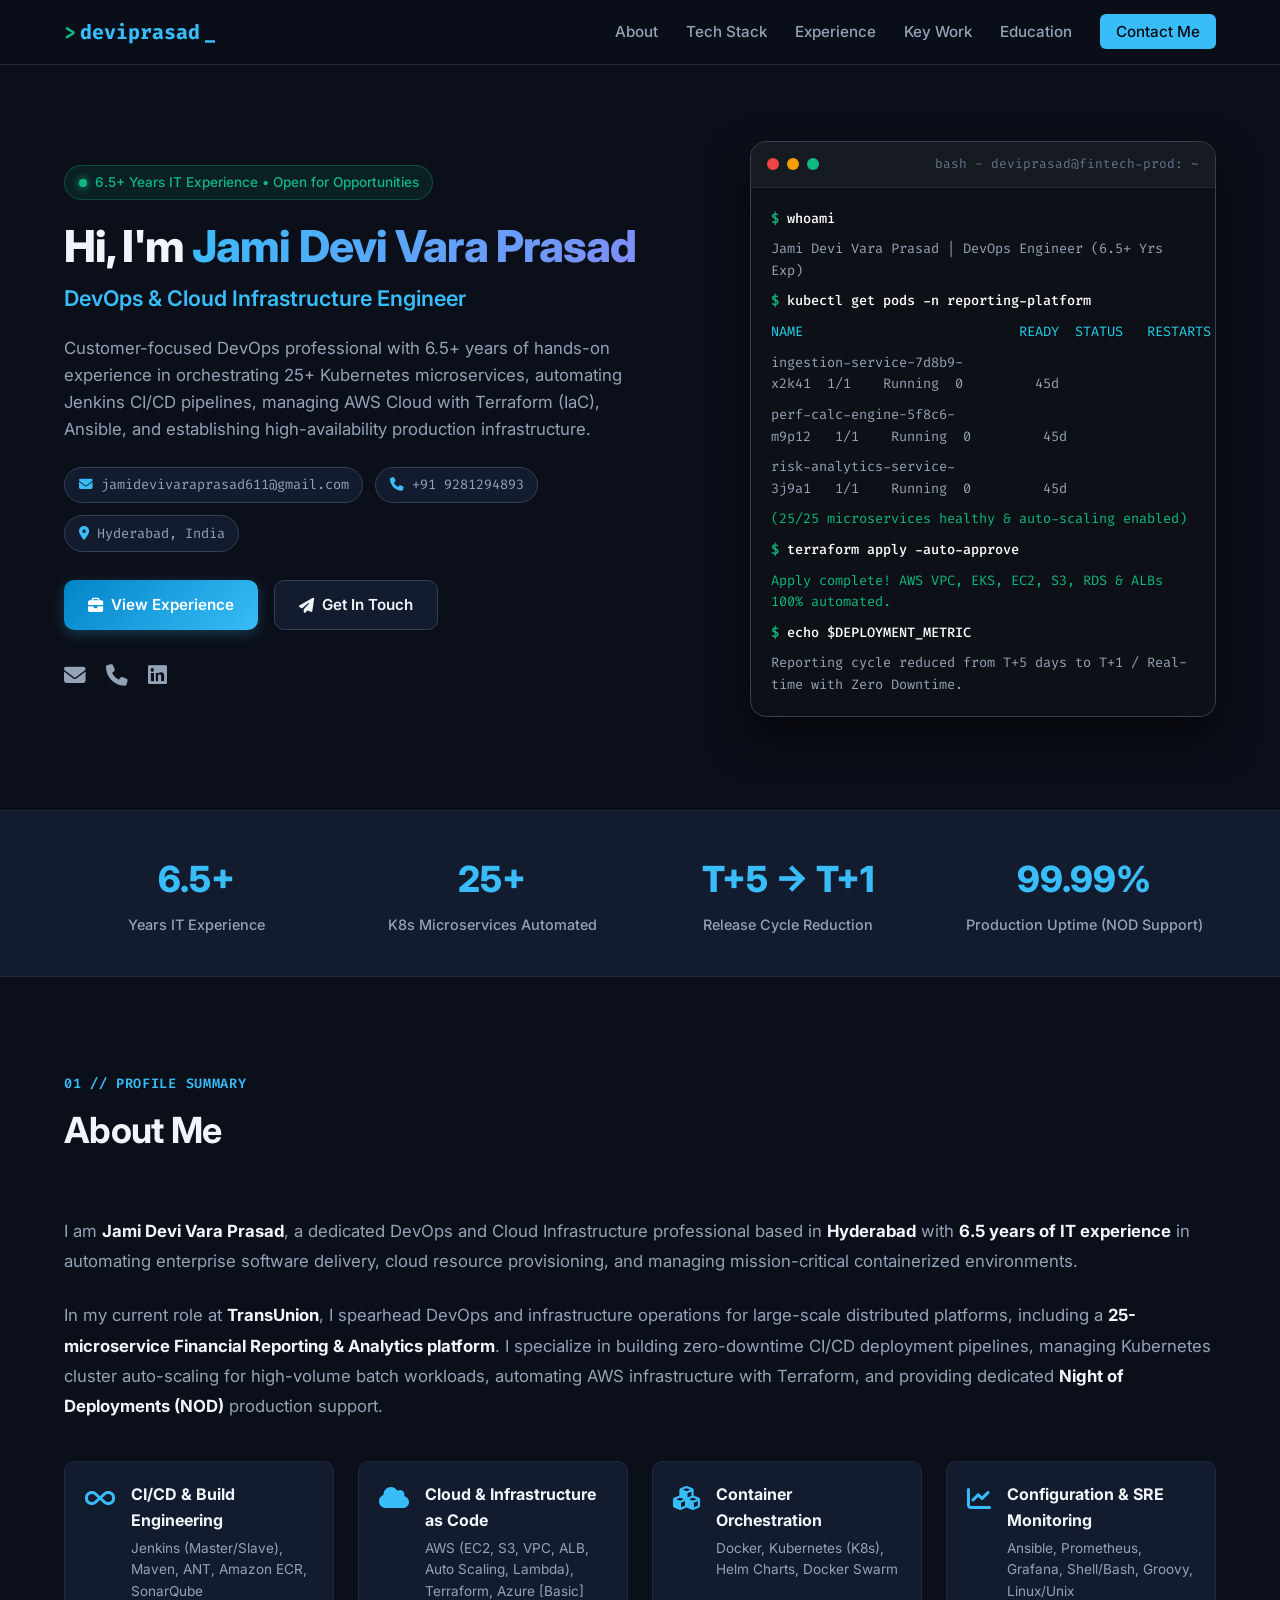
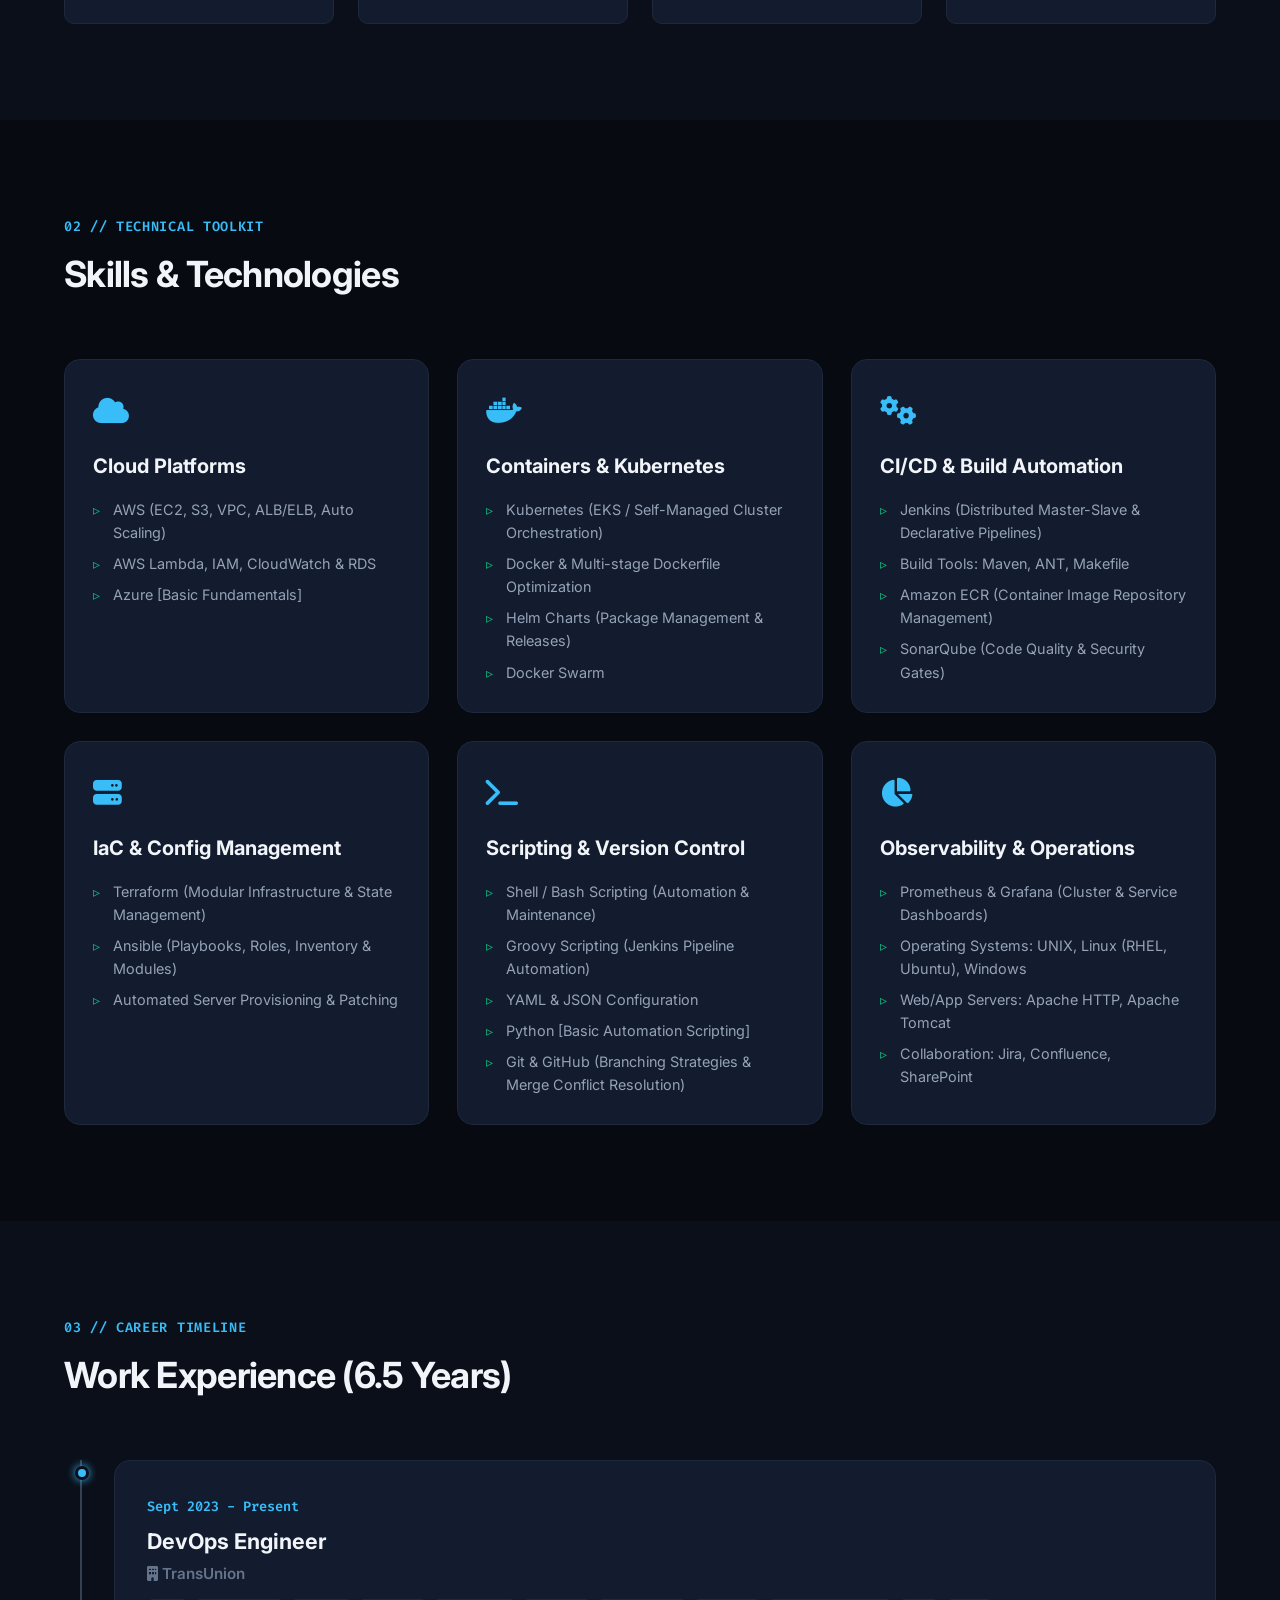
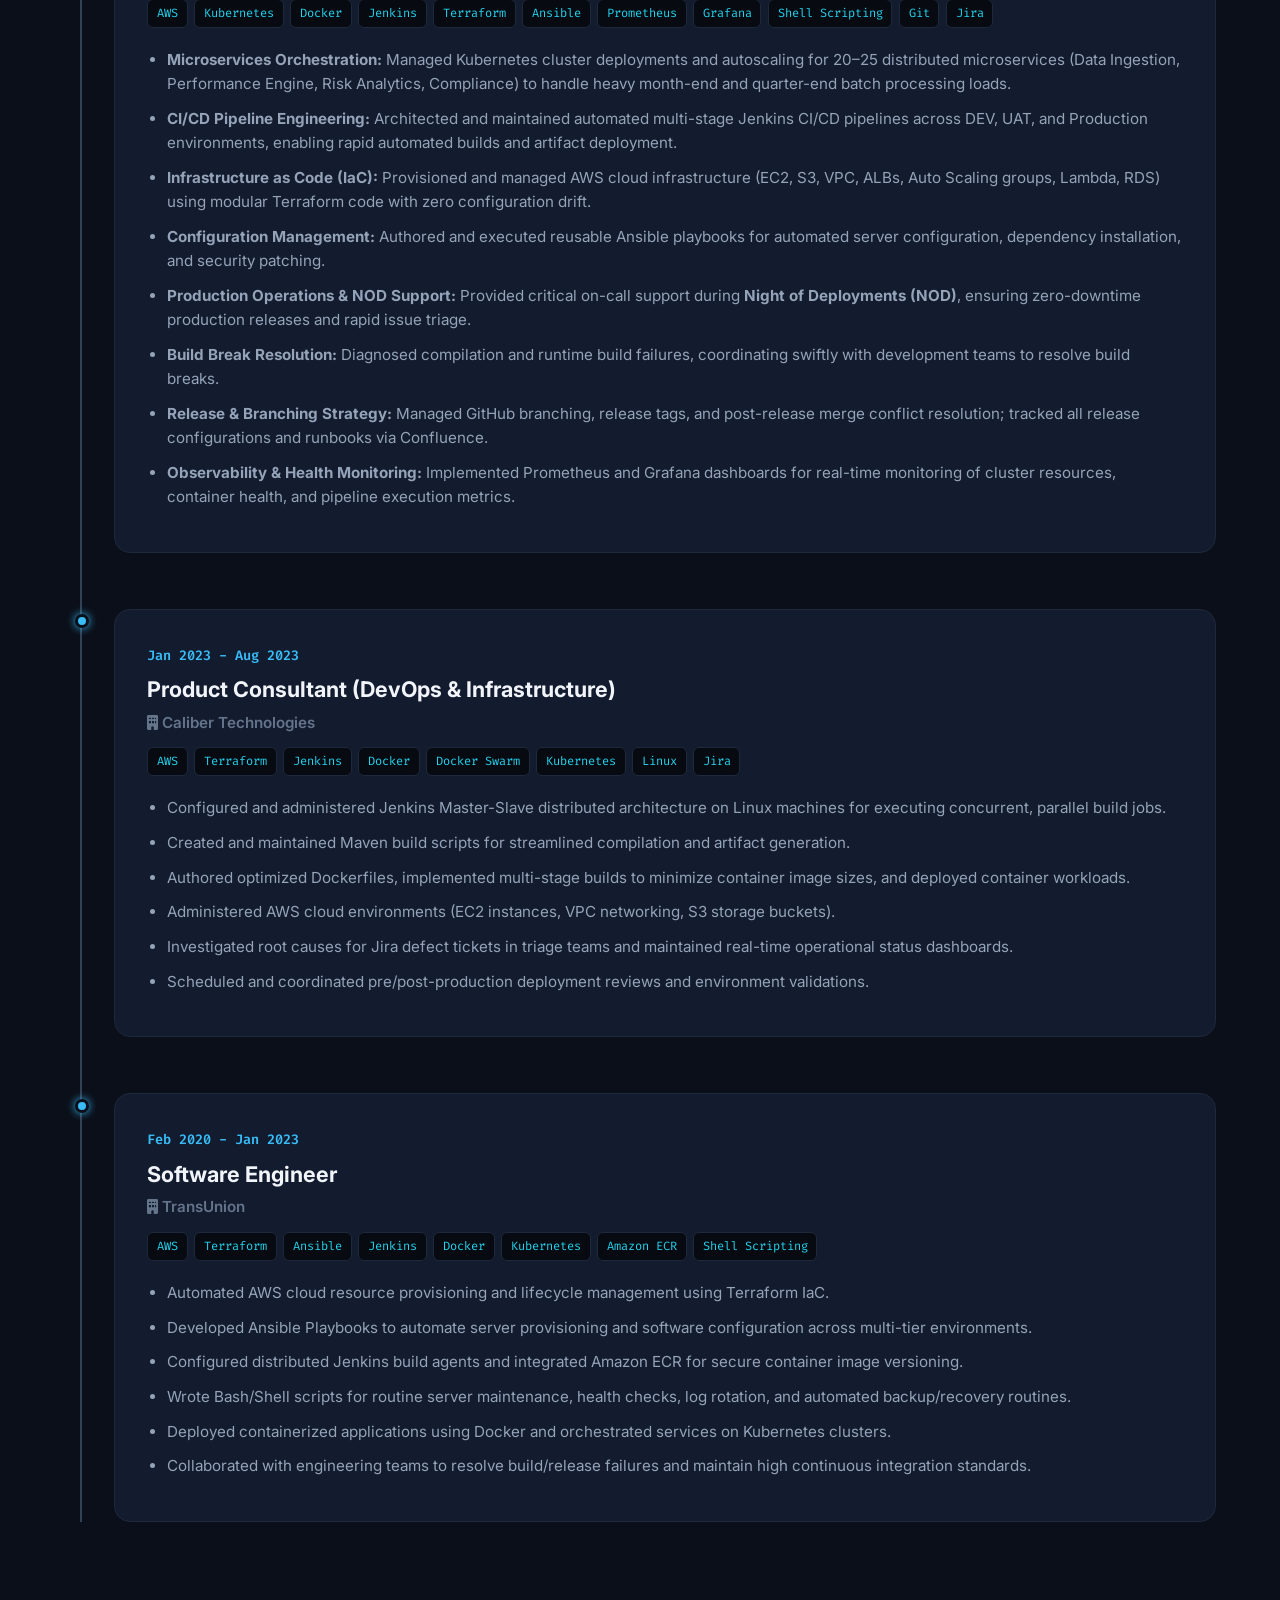
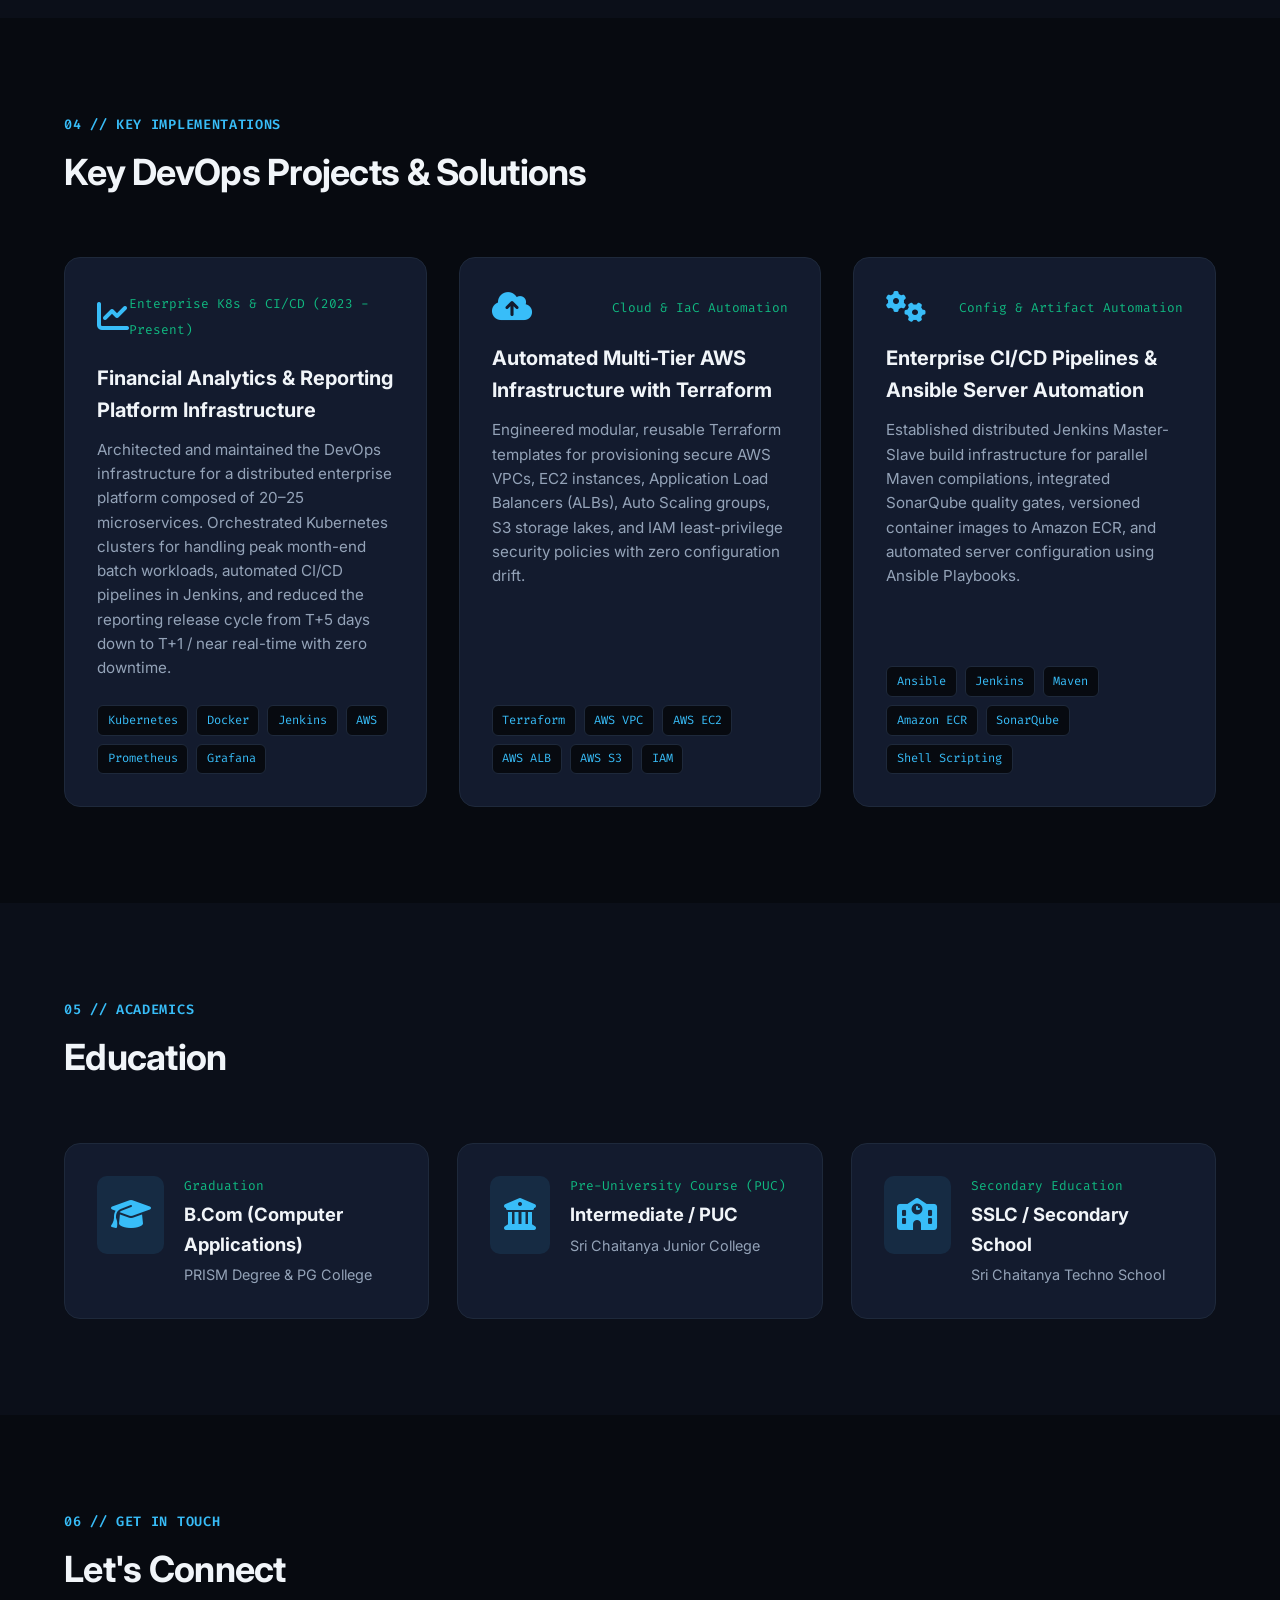
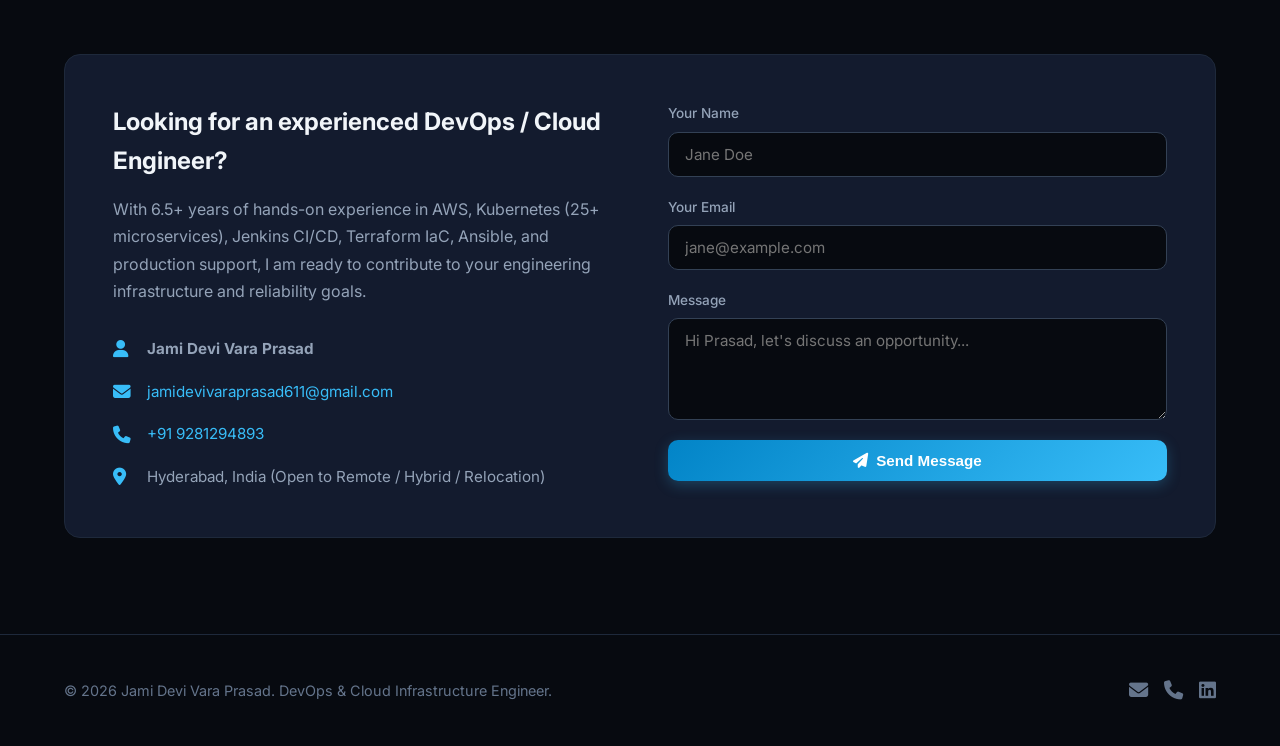
<file: alternative-version/index.html>
<!DOCTYPE html>
<html lang="en">
<head>
  <meta charset="UTF-8" />
  <meta name="viewport" content="width=device-width, initial-scale=1.0" />
  <title>Jami Devi Vara Prasad | Senior DevOps & Cloud Engineer</title>
  <link rel="stylesheet" href="style.css" />
  <!-- Google Fonts -->
  <link rel="preconnect" href="https://fonts.googleapis.com">
  <link rel="preconnect" href="https://fonts.gstatic.com" crossorigin>
  <link href="https://fonts.googleapis.com/css2?family=Fira+Code:wght@400;500;600&family=Inter:wght@300;400;500;600;700&display=swap" rel="stylesheet">
  <!-- FontAwesome Icons -->
  <link rel="stylesheet" href="https://cdnjs.cloudflare.com/ajax/libs/font-awesome/6.4.0/css/all.min.css">
</head>
<body>

  <!-- Navigation -->
  <nav class="navbar">
    <div class="nav-container">
      <a href="#hero" class="nav-logo">
        <span class="logo-prompt">&gt;</span> deviprasad<span class="logo-cursor">_</span>
      </a>
      <ul class="nav-links">
        <li><a href="#about">About</a></li>
        <li><a href="#skills">Tech Stack</a></li>
        <li><a href="#experience">Experience</a></li>
        <li><a href="#projects">Key Work</a></li>
        <li><a href="#education">Education</a></li>
        <li><a href="#contact" class="btn-primary-sm">Contact Me</a></li>
      </ul>
      <button class="mobile-menu-btn" id="mobileMenuBtn" aria-label="Toggle Navigation">
        <i class="fa-solid fa-bars"></i>
      </button>
    </div>
  </nav>

  <!-- Hero Section -->
  <header id="hero" class="hero-section">
    <div class="hero-container">
      <div class="hero-content">
        <div class="badge-status">
          <span class="pulse-dot"></span> 6.5+ Years IT Experience • Open for Opportunities
        </div>

        <!-- Personal Name & Title -->
        <h1 class="hero-title">
          Hi, I'm <span class="highlight-gradient">Jami Devi Vara Prasad</span>
        </h1>
        <h2 class="hero-role">DevOps &amp; Cloud Infrastructure Engineer</h2>

        <p class="hero-subtitle">
          Customer-focused DevOps professional with 6.5+ years of hands-on experience in orchestrating 25+ Kubernetes microservices, automating Jenkins CI/CD pipelines, managing AWS Cloud with Terraform (IaC), Ansible, and establishing high-availability production infrastructure.
        </p>

        <!-- Direct Contact Badges in Header -->
        <div class="contact-chips">
          <a href="mailto:jamidevivaraprasad611@gmail.com" class="chip-item">
            <i class="fa-solid fa-envelope"></i> jamidevivaraprasad611@gmail.com
          </a>
          <a href="tel:9281294893" class="chip-item">
            <i class="fa-solid fa-phone"></i> +91 9281294893
          </a>
          <span class="chip-item">
            <i class="fa-solid fa-location-dot"></i> Hyderabad, India
          </span>
        </div>

        <div class="hero-actions">
          <a href="#experience" class="btn-primary"><i class="fa-solid fa-briefcase"></i> View Experience</a>
          <a href="#contact" class="btn-secondary"><i class="fa-solid fa-paper-plane"></i> Get In Touch</a>
        </div>
        
        <div class="hero-socials">
          <a href="mailto:jamidevivaraprasad611@gmail.com" aria-label="Email"><i class="fa-solid fa-envelope"></i></a>
          <a href="tel:9281294893" aria-label="Phone"><i class="fa-solid fa-phone"></i></a>
          <a href="https://linkedin.com" target="_blank" aria-label="LinkedIn"><i class="fa-brands fa-linkedin"></i></a>
        </div>
      </div>

      <!-- Terminal Preview Card -->
      <div class="hero-terminal">
        <div class="terminal-header">
          <span class="terminal-dot red"></span>
          <span class="terminal-dot yellow"></span>
          <span class="terminal-dot green"></span>
          <span class="terminal-title">bash - deviprasad@fintech-prod: ~</span>
        </div>
        <div class="terminal-body">
          <p><span class="t-prompt">$</span> <span class="t-cmd">whoami</span></p>
          <p class="t-output">Jami Devi Vara Prasad | DevOps Engineer (6.5+ Yrs Exp)</p>
          
          <p><span class="t-prompt">$</span> <span class="t-cmd">kubectl get pods -n reporting-platform</span></p>
          <p class="t-output-cyan">NAME&nbsp;&nbsp;&nbsp;&nbsp;&nbsp;&nbsp;&nbsp;&nbsp;&nbsp;&nbsp;&nbsp;&nbsp;&nbsp;&nbsp;&nbsp;&nbsp;&nbsp;&nbsp;&nbsp;&nbsp;&nbsp;&nbsp;&nbsp;&nbsp;&nbsp;&nbsp;&nbsp;READY&nbsp;&nbsp;STATUS&nbsp;&nbsp;&nbsp;RESTARTS&nbsp;&nbsp;AGE</p>
          <p class="t-output">ingestion-service-7d8b9-x2k41&nbsp;&nbsp;1/1&nbsp;&nbsp;&nbsp;&nbsp;Running&nbsp;&nbsp;0&nbsp;&nbsp;&nbsp;&nbsp;&nbsp;&nbsp;&nbsp;&nbsp;&nbsp;45d</p>
          <p class="t-output">perf-calc-engine-5f8c6-m9p12&nbsp;&nbsp;&nbsp;1/1&nbsp;&nbsp;&nbsp;&nbsp;Running&nbsp;&nbsp;0&nbsp;&nbsp;&nbsp;&nbsp;&nbsp;&nbsp;&nbsp;&nbsp;&nbsp;45d</p>
          <p class="t-output">risk-analytics-service-3j9a1&nbsp;&nbsp;&nbsp;1/1&nbsp;&nbsp;&nbsp;&nbsp;Running&nbsp;&nbsp;0&nbsp;&nbsp;&nbsp;&nbsp;&nbsp;&nbsp;&nbsp;&nbsp;&nbsp;45d</p>
          <p class="t-output-green">(25/25 microservices healthy &amp; auto-scaling enabled)</p>

          <p><span class="t-prompt">$</span> <span class="t-cmd">terraform apply -auto-approve</span></p>
          <p class="t-output-green">Apply complete! AWS VPC, EKS, EC2, S3, RDS &amp; ALBs 100% automated.</p>

          <p><span class="t-prompt">$</span> <span class="t-cmd">echo $DEPLOYMENT_METRIC</span></p>
          <p class="t-output">Reporting cycle reduced from T+5 days to T+1 / Real-time with Zero Downtime.</p>
        </div>
      </div>
    </div>
  </header>

  <!-- Metrics Bar -->
  <section class="metrics-bar">
    <div class="metrics-container">
      <div class="metric-item">
        <h3 class="metric-number">6.5+</h3>
        <p class="metric-label">Years IT Experience</p>
      </div>
      <div class="metric-item">
        <h3 class="metric-number">25+</h3>
        <p class="metric-label">K8s Microservices Automated</p>
      </div>
      <div class="metric-item">
        <h3 class="metric-number">T+5 &rarr; T+1</h3>
        <p class="metric-label">Release Cycle Reduction</p>
      </div>
      <div class="metric-item">
        <h3 class="metric-number">99.99%</h3>
        <p class="metric-label">Production Uptime (NOD Support)</p>
      </div>
    </div>
  </section>

  <!-- About Section -->
  <section id="about" class="section">
    <div class="section-container">
      <div class="section-header">
        <span class="section-tag">01 // PROFILE SUMMARY</span>
        <h2 class="section-title">About Me</h2>
      </div>
      <div class="about-grid">
        <div class="about-text">
          <p>
            I am <strong>Jami Devi Vara Prasad</strong>, a dedicated DevOps and Cloud Infrastructure professional based in <strong>Hyderabad</strong> with <strong>6.5 years of IT experience</strong> in automating enterprise software delivery, cloud resource provisioning, and managing mission-critical containerized environments.
          </p>
          <p>
            In my current role at <strong>TransUnion</strong>, I spearhead DevOps and infrastructure operations for large-scale distributed platforms, including a <strong>25-microservice Financial Reporting &amp; Analytics platform</strong>. I specialize in building zero-downtime CI/CD deployment pipelines, managing Kubernetes cluster auto-scaling for high-volume batch workloads, automating AWS infrastructure with Terraform, and providing dedicated <strong>Night of Deployments (NOD)</strong> production support.
          </p>
          <div class="about-highlights">
            <div class="highlight-item">
              <i class="fa-solid fa-infinity highlight-icon"></i>
              <div>
                <h4>CI/CD &amp; Build Engineering</h4>
                <p>Jenkins (Master/Slave), Maven, ANT, Amazon ECR, SonarQube</p>
              </div>
            </div>
            <div class="highlight-item">
              <i class="fa-solid fa-cloud highlight-icon"></i>
              <div>
                <h4>Cloud &amp; Infrastructure as Code</h4>
                <p>AWS (EC2, S3, VPC, ALB, Auto Scaling, Lambda), Terraform, Azure [Basic]</p>
              </div>
            </div>
            <div class="highlight-item">
              <i class="fa-solid fa-cubes highlight-icon"></i>
              <div>
                <h4>Container Orchestration</h4>
                <p>Docker, Kubernetes (K8s), Helm Charts, Docker Swarm</p>
              </div>
            </div>
            <div class="highlight-item">
              <i class="fa-solid fa-chart-line highlight-icon"></i>
              <div>
                <h4>Configuration &amp; SRE Monitoring</h4>
                <p>Ansible, Prometheus, Grafana, Shell/Bash, Groovy, Linux/Unix</p>
              </div>
            </div>
          </div>
        </div>
      </div>
    </div>
  </section>

  <!-- Tech Stack Section -->
  <section id="skills" class="section section-darker">
    <div class="section-container">
      <div class="section-header">
        <span class="section-tag">02 // TECHNICAL TOOLKIT</span>
        <h2 class="section-title">Skills &amp; Technologies</h2>
      </div>

      <div class="skills-grid">
        <!-- Category 1: Cloud & Virtualization -->
        <div class="skill-category-card">
          <div class="card-icon"><i class="fa-solid fa-cloud"></i></div>
          <h3>Cloud Platforms</h3>
          <ul class="skills-tags">
            <li>AWS (EC2, S3, VPC, ALB/ELB, Auto Scaling)</li>
            <li>AWS Lambda, IAM, CloudWatch &amp; RDS</li>
            <li>Azure [Basic Fundamentals]</li>
          </ul>
        </div>

        <!-- Category 2: Containerization & Orchestration -->
        <div class="skill-category-card">
          <div class="card-icon"><i class="fa-brands fa-docker"></i></div>
          <h3>Containers &amp; Kubernetes</h3>
          <ul class="skills-tags">
            <li>Kubernetes (EKS / Self-Managed Cluster Orchestration)</li>
            <li>Docker &amp; Multi-stage Dockerfile Optimization</li>
            <li>Helm Charts (Package Management &amp; Releases)</li>
            <li>Docker Swarm</li>
          </ul>
        </div>

        <!-- Category 3: CI/CD & Build Tools -->
        <div class="skill-category-card">
          <div class="card-icon"><i class="fa-solid fa-gears"></i></div>
          <h3>CI/CD &amp; Build Automation</h3>
          <ul class="skills-tags">
            <li>Jenkins (Distributed Master-Slave &amp; Declarative Pipelines)</li>
            <li>Build Tools: Maven, ANT, Makefile</li>
            <li>Amazon ECR (Container Image Repository Management)</li>
            <li>SonarQube (Code Quality &amp; Security Gates)</li>
          </ul>
        </div>

        <!-- Category 4: IaC & Configuration Management -->
        <div class="skill-category-card">
          <div class="card-icon"><i class="fa-solid fa-server"></i></div>
          <h3>IaC &amp; Config Management</h3>
          <ul class="skills-tags">
            <li>Terraform (Modular Infrastructure &amp; State Management)</li>
            <li>Ansible (Playbooks, Roles, Inventory &amp; Modules)</li>
            <li>Automated Server Provisioning &amp; Patching</li>
          </ul>
        </div>

        <!-- Category 5: Scripting & Version Control -->
        <div class="skill-category-card">
          <div class="card-icon"><i class="fa-solid fa-terminal"></i></div>
          <h3>Scripting &amp; Version Control</h3>
          <ul class="skills-tags">
            <li>Shell / Bash Scripting (Automation &amp; Maintenance)</li>
            <li>Groovy Scripting (Jenkins Pipeline Automation)</li>
            <li>YAML &amp; JSON Configuration</li>
            <li>Python [Basic Automation Scripting]</li>
            <li>Git &amp; GitHub (Branching Strategies &amp; Merge Conflict Resolution)</li>
          </ul>
        </div>

        <!-- Category 6: Observability, Servers & Tools -->
        <div class="skill-category-card">
          <div class="card-icon"><i class="fa-solid fa-chart-pie"></i></div>
          <h3>Observability &amp; Operations</h3>
          <ul class="skills-tags">
            <li>Prometheus &amp; Grafana (Cluster &amp; Service Dashboards)</li>
            <li>Operating Systems: UNIX, Linux (RHEL, Ubuntu), Windows</li>
            <li>Web/App Servers: Apache HTTP, Apache Tomcat</li>
            <li>Collaboration: Jira, Confluence, SharePoint</li>
          </ul>
        </div>
      </div>
    </div>
  </section>

  <!-- Experience Timeline Section -->
  <section id="experience" class="section">
    <div class="section-container">
      <div class="section-header">
        <span class="section-tag">03 // CAREER TIMELINE</span>
        <h2 class="section-title">Work Experience (6.5 Years)</h2>
      </div>

      <div class="timeline">
        <!-- Job 1: TransUnion (Current) -->
        <div class="timeline-item">
          <div class="timeline-dot"></div>
          <div class="timeline-content">
            <span class="timeline-date">Sept 2023 - Present</span>
            <h3 class="timeline-role">DevOps Engineer</h3>
            <span class="timeline-company"><i class="fa-solid fa-building"></i> TransUnion</span>
            <div class="tools-badge-row">
              <span class="badge-tech">AWS</span>
              <span class="badge-tech">Kubernetes</span>
              <span class="badge-tech">Docker</span>
              <span class="badge-tech">Jenkins</span>
              <span class="badge-tech">Terraform</span>
              <span class="badge-tech">Ansible</span>
              <span class="badge-tech">Prometheus</span>
              <span class="badge-tech">Grafana</span>
              <span class="badge-tech">Shell Scripting</span>
              <span class="badge-tech">Git</span>
              <span class="badge-tech">Jira</span>
            </div>
            <ul class="timeline-tasks">
              <li><strong>Microservices Orchestration:</strong> Managed Kubernetes cluster deployments and autoscaling for 20–25 distributed microservices (Data Ingestion, Performance Engine, Risk Analytics, Compliance) to handle heavy month-end and quarter-end batch processing loads.</li>
              <li><strong>CI/CD Pipeline Engineering:</strong> Architected and maintained automated multi-stage Jenkins CI/CD pipelines across DEV, UAT, and Production environments, enabling rapid automated builds and artifact deployment.</li>
              <li><strong>Infrastructure as Code (IaC):</strong> Provisioned and managed AWS cloud infrastructure (EC2, S3, VPC, ALBs, Auto Scaling groups, Lambda, RDS) using modular Terraform code with zero configuration drift.</li>
              <li><strong>Configuration Management:</strong> Authored and executed reusable Ansible playbooks for automated server configuration, dependency installation, and security patching.</li>
              <li><strong>Production Operations &amp; NOD Support:</strong> Provided critical on-call support during <strong>Night of Deployments (NOD)</strong>, ensuring zero-downtime production releases and rapid issue triage.</li>
              <li><strong>Build Break Resolution:</strong> Diagnosed compilation and runtime build failures, coordinating swiftly with development teams to resolve build breaks.</li>
              <li><strong>Release &amp; Branching Strategy:</strong> Managed GitHub branching, release tags, and post-release merge conflict resolution; tracked all release configurations and runbooks via Confluence.</li>
              <li><strong>Observability &amp; Health Monitoring:</strong> Implemented Prometheus and Grafana dashboards for real-time monitoring of cluster resources, container health, and pipeline execution metrics.</li>
            </ul>
          </div>
        </div>

        <!-- Job 2: Caliber Technologies -->
        <div class="timeline-item">
          <div class="timeline-dot"></div>
          <div class="timeline-content">
            <span class="timeline-date">Jan 2023 - Aug 2023</span>
            <h3 class="timeline-role">Product Consultant (DevOps &amp; Infrastructure)</h3>
            <span class="timeline-company"><i class="fa-solid fa-building"></i> Caliber Technologies</span>
            <div class="tools-badge-row">
              <span class="badge-tech">AWS</span>
              <span class="badge-tech">Terraform</span>
              <span class="badge-tech">Jenkins</span>
              <span class="badge-tech">Docker</span>
              <span class="badge-tech">Docker Swarm</span>
              <span class="badge-tech">Kubernetes</span>
              <span class="badge-tech">Linux</span>
              <span class="badge-tech">Jira</span>
            </div>
            <ul class="timeline-tasks">
              <li>Configured and administered Jenkins Master-Slave distributed architecture on Linux machines for executing concurrent, parallel build jobs.</li>
              <li>Created and maintained Maven build scripts for streamlined compilation and artifact generation.</li>
              <li>Authored optimized Dockerfiles, implemented multi-stage builds to minimize container image sizes, and deployed container workloads.</li>
              <li>Administered AWS cloud environments (EC2 instances, VPC networking, S3 storage buckets).</li>
              <li>Investigated root causes for Jira defect tickets in triage teams and maintained real-time operational status dashboards.</li>
              <li>Scheduled and coordinated pre/post-production deployment reviews and environment validations.</li>
            </ul>
          </div>
        </div>

        <!-- Job 3: TransUnion (Software Engineer) -->
        <div class="timeline-item">
          <div class="timeline-dot"></div>
          <div class="timeline-content">
            <span class="timeline-date">Feb 2020 - Jan 2023</span>
            <h3 class="timeline-role">Software Engineer</h3>
            <span class="timeline-company"><i class="fa-solid fa-building"></i> TransUnion</span>
            <div class="tools-badge-row">
              <span class="badge-tech">AWS</span>
              <span class="badge-tech">Terraform</span>
              <span class="badge-tech">Ansible</span>
              <span class="badge-tech">Jenkins</span>
              <span class="badge-tech">Docker</span>
              <span class="badge-tech">Kubernetes</span>
              <span class="badge-tech">Amazon ECR</span>
              <span class="badge-tech">Shell Scripting</span>
            </div>
            <ul class="timeline-tasks">
              <li>Automated AWS cloud resource provisioning and lifecycle management using Terraform IaC.</li>
              <li>Developed Ansible Playbooks to automate server provisioning and software configuration across multi-tier environments.</li>
              <li>Configured distributed Jenkins build agents and integrated Amazon ECR for secure container image versioning.</li>
              <li>Wrote Bash/Shell scripts for routine server maintenance, health checks, log rotation, and automated backup/recovery routines.</li>
              <li>Deployed containerized applications using Docker and orchestrated services on Kubernetes clusters.</li>
              <li>Collaborated with engineering teams to resolve build/release failures and maintain high continuous integration standards.</li>
            </ul>
          </div>
        </div>
      </div>
    </div>
  </section>

  <!-- Featured Projects & Key Implementations -->
  <section id="projects" class="section section-darker">
    <div class="section-container">
      <div class="section-header">
        <span class="section-tag">04 // KEY IMPLEMENTATIONS</span>
        <h2 class="section-title">Key DevOps Projects &amp; Solutions</h2>
      </div>

      <div class="projects-grid">
        <!-- Implementation 1: Financial Analytics Platform (Recent Project) -->
        <div class="project-card">
          <div class="project-top">
            <i class="fa-solid fa-chart-line project-icon"></i>
            <div class="project-links">
              <span class="project-category">Enterprise K8s &amp; CI/CD (2023 - Present)</span>
            </div>
          </div>
          <h3 class="project-title">Financial Analytics &amp; Reporting Platform Infrastructure</h3>
          <p class="project-desc">
            Architected and maintained the DevOps infrastructure for a distributed enterprise platform composed of 20–25 microservices. Orchestrated Kubernetes clusters for handling peak month-end batch workloads, automated CI/CD pipelines in Jenkins, and reduced the reporting release cycle from T+5 days down to T+1 / near real-time with zero downtime.
          </p>
          <div class="project-tech">
            <span>Kubernetes</span>
            <span>Docker</span>
            <span>Jenkins</span>
            <span>AWS</span>
            <span>Prometheus</span>
            <span>Grafana</span>
          </div>
        </div>

        <!-- Implementation 2: AWS & Terraform IaC -->
        <div class="project-card">
          <div class="project-top">
            <i class="fa-solid fa-cloud-arrow-up project-icon"></i>
            <div class="project-links">
              <span class="project-category">Cloud &amp; IaC Automation</span>
            </div>
          </div>
          <h3 class="project-title">Automated Multi-Tier AWS Infrastructure with Terraform</h3>
          <p class="project-desc">
            Engineered modular, reusable Terraform templates for provisioning secure AWS VPCs, EC2 instances, Application Load Balancers (ALBs), Auto Scaling groups, S3 storage lakes, and IAM least-privilege security policies with zero configuration drift.
          </p>
          <div class="project-tech">
            <span>Terraform</span>
            <span>AWS VPC</span>
            <span>AWS EC2</span>
            <span>AWS ALB</span>
            <span>AWS S3</span>
            <span>IAM</span>
          </div>
        </div>

        <!-- Implementation 3: Ansible & Enterprise Build Pipelines -->
        <div class="project-card">
          <div class="project-top">
            <i class="fa-solid fa-gears project-icon"></i>
            <div class="project-links">
              <span class="project-category">Config &amp; Artifact Automation</span>
            </div>
          </div>
          <h3 class="project-title">Enterprise CI/CD Pipelines &amp; Ansible Server Automation</h3>
          <p class="project-desc">
            Established distributed Jenkins Master-Slave build infrastructure for parallel Maven compilations, integrated SonarQube quality gates, versioned container images to Amazon ECR, and automated server configuration using Ansible Playbooks.
          </p>
          <div class="project-tech">
            <span>Ansible</span>
            <span>Jenkins</span>
            <span>Maven</span>
            <span>Amazon ECR</span>
            <span>SonarQube</span>
            <span>Shell Scripting</span>
          </div>
        </div>
      </div>
    </div>
  </section>

  <!-- Education Section -->
  <section id="education" class="section">
    <div class="section-container">
      <div class="section-header">
        <span class="section-tag">05 // ACADEMICS</span>
        <h2 class="section-title">Education</h2>
      </div>

      <div class="education-grid">
        <div class="education-card">
          <div class="edu-icon"><i class="fa-solid fa-graduation-cap"></i></div>
          <div class="edu-info">
            <span class="edu-year">Graduation</span>
            <h3>B.Com (Computer Applications)</h3>
            <p class="edu-college">PRISM Degree &amp; PG College</p>
          </div>
        </div>

        <div class="education-card">
          <div class="edu-icon"><i class="fa-solid fa-building-columns"></i></div>
          <div class="edu-info">
            <span class="edu-year">Pre-University Course (PUC)</span>
            <h3>Intermediate / PUC</h3>
            <p class="edu-college">Sri Chaitanya Junior College</p>
          </div>
        </div>

        <div class="education-card">
          <div class="edu-icon"><i class="fa-solid fa-school"></i></div>
          <div class="edu-info">
            <span class="edu-year">Secondary Education</span>
            <h3>SSLC / Secondary School</h3>
            <p class="edu-college">Sri Chaitanya Techno School</p>
          </div>
        </div>
      </div>
    </div>
  </section>

  <!-- Contact Section -->
  <section id="contact" class="section section-darker">
    <div class="section-container">
      <div class="section-header">
        <span class="section-tag">06 // GET IN TOUCH</span>
        <h2 class="section-title">Let's Connect</h2>
      </div>

      <div class="contact-card">
        <div class="contact-info">
          <h3>Looking for an experienced DevOps / Cloud Engineer?</h3>
          <p>
            With 6.5+ years of hands-on experience in AWS, Kubernetes (25+ microservices), Jenkins CI/CD, Terraform IaC, Ansible, and production support, I am ready to contribute to your engineering infrastructure and reliability goals.
          </p>
          <div class="contact-details">
            <div class="contact-detail-item">
              <i class="fa-solid fa-user"></i>
              <span><strong>Jami Devi Vara Prasad</strong></span>
            </div>
            <div class="contact-detail-item">
              <i class="fa-solid fa-envelope"></i>
              <a href="mailto:jamidevivaraprasad611@gmail.com">jamidevivaraprasad611@gmail.com</a>
            </div>
            <div class="contact-detail-item">
              <i class="fa-solid fa-phone"></i>
              <a href="tel:9281294893">+91 9281294893</a>
            </div>
            <div class="contact-detail-item">
              <i class="fa-solid fa-location-dot"></i>
              <span>Hyderabad, India (Open to Remote / Hybrid / Relocation)</span>
            </div>
          </div>
        </div>

        <form class="contact-form" id="contactForm">
          <div class="form-group">
            <label for="name">Your Name</label>
            <input type="text" id="name" required placeholder="Jane Doe" />
          </div>
          <div class="form-group">
            <label for="email">Your Email</label>
            <input type="email" id="email" required placeholder="jane@example.com" />
          </div>
          <div class="form-group">
            <label for="message">Message</label>
            <textarea id="message" rows="4" required placeholder="Hi Prasad, let's discuss an opportunity..."></textarea>
          </div>
          <button type="submit" class="btn-primary w-full">
            <i class="fa-solid fa-paper-plane"></i> Send Message
          </button>
          <div id="formSuccess" class="form-success-msg">
            <i class="fa-solid fa-circle-check"></i> Thank you! Your message has been sent.
          </div>
        </form>
      </div>
    </div>
  </section>

  <!-- Footer -->
  <footer class="footer">
    <div class="footer-container">
      <p>&copy; 2026 Jami Devi Vara Prasad. DevOps &amp; Cloud Infrastructure Engineer.</p>
      <div class="footer-socials">
        <a href="mailto:jamidevivaraprasad611@gmail.com" title="Email"><i class="fa-solid fa-envelope"></i></a>
        <a href="tel:9281294893" title="Phone"><i class="fa-solid fa-phone"></i></a>
        <a href="https://linkedin.com" target="_blank" title="LinkedIn"><i class="fa-brands fa-linkedin"></i></a>
      </div>
    </div>
  </footer>

  <script src="app.js"></script>
</body>
</html>
</file>
<file: style.css>
/* =============================================================================
 * Clean & Human-Crafted Design System for DevOps & Cloud Portfolio
 * Jami Devi Vara Prasad — Senior DevOps & Cloud Infrastructure Engineer
 * Palette: Slate Charcoal (#1e293b), Pure White, Slate-50 (#f8fafc), Royal Blue (#2563eb)
 * ========================================================================== */

@import url('https://fonts.googleapis.com/css2?family=Fira+Code:wght@400;500;600&family=Inter:wght@300;400;500;600;700;800&family=Plus+Jakarta+Sans:wght@400;500;600;700;800&display=swap');

:root {
  /* Harmonious Slate & White Palette */
  --bg-main: #ffffff;
  --bg-subtle: #f8fafc;
  --bg-card: #ffffff;
  --bg-card-hover: #f1f5f9;
  
  --border-subtle: #f1f5f9;
  --border-light: #e2e8f0;
  --border-medium: #cbd5e1;
  --border-strong: #94a3b8;

  /* Typography Colors */
  --text-primary: #0f172a;       /* Deep slate/charcoal */
  --text-secondary: #334155;     /* Medium slate */
  --text-tertiary: #64748b;      /* Light slate */
  --text-muted: #94a3b8;

  /* Calming Accents */
  --accent-primary: #2563eb;     /* Royal Blue */
  --accent-primary-hover: #1d4ed8;
  --accent-subtle: #eff6ff;      /* Soft blue tint */
  --accent-border: #bfdbfe;

  --accent-green: #10b981;       /* Emerald Green */
  --accent-green-subtle: #ecfdf5;
  --accent-green-border: #a7f3d0;
  
  --accent-indigo: #4f46e5;
  --accent-indigo-subtle: #eef2ff;

  /* Typography */
  --font-sans: -apple-system, BlinkMacSystemFont, "Plus Jakarta Sans", "Inter", "Segoe UI", Roboto, "Helvetica Neue", Arial, sans-serif;
  --font-mono: 'Fira Code', SFMono-Regular, Menlo, Monaco, Consolas, monospace;

  /* Geometry & Elevation */
  --radius-pill: 9999px;
  --radius-xl: 20px;
  --radius-lg: 16px;
  --radius-md: 12px;
  --radius-sm: 8px;

  --shadow-subtle: 0 1px 3px rgba(0, 0, 0, 0.04), 0 1px 2px rgba(0, 0, 0, 0.02);
  --shadow-card: 0 4px 12px rgba(15, 23, 42, 0.04), 0 1px 3px rgba(15, 23, 42, 0.02);
  --shadow-hover: 0 10px 25px -5px rgba(15, 23, 42, 0.08), 0 8px 10px -6px rgba(15, 23, 42, 0.04);
  --shadow-mac: 0 20px 40px -10px rgba(15, 23, 42, 0.18);

  --ease-smooth: cubic-bezier(0.16, 1, 0.3, 1);
}

/* Base Styles */
*, *::before, *::after {
  box-sizing: border-box;
  margin: 0;
  padding: 0;
}

html {
  scroll-behavior: smooth;
  background-color: var(--bg-main);
  color: var(--text-primary);
}

body {
  background-color: var(--bg-main);
  color: var(--text-primary);
  font-family: var(--font-sans);
  font-size: 16px;
  line-height: 1.6;
  letter-spacing: -0.011em;
  -webkit-font-smoothing: antialiased;
  -moz-osx-font-smoothing: grayscale;
  overflow-x: hidden;
}

a {
  color: inherit;
  text-decoration: none;
  transition: all 0.2s var(--ease-smooth);
}

/* -----------------------------------------------------------------------------
 * 1. Top Ribbon & Navigation
 * -------------------------------------------------------------------------- */
.top-ribbon {
  background: var(--bg-subtle);
  color: var(--text-secondary);
  font-size: 13px;
  padding: 10px 16px;
  text-align: center;
  border-bottom: 1px solid var(--border-light);
  display: flex;
  justify-content: center;
  align-items: center;
  gap: 8px;
}

.top-ribbon a {
  color: var(--accent-primary);
  font-weight: 600;
  display: inline-flex;
  align-items: center;
  gap: 4px;
}

.top-ribbon a:hover {
  text-decoration: underline;
}

/* Global Nav Header */
.nav-header-global {
  position: sticky;
  top: 0;
  left: 0;
  width: 100%;
  height: 54px;
  background: rgba(255, 255, 255, 0.92);
  backdrop-filter: blur(16px);
  -webkit-backdrop-filter: blur(16px);
  border-bottom: 1px solid var(--border-light);
  z-index: 1000;
}

.nav-container {
  max-width: 1120px;
  height: 100%;
  margin: 0 auto;
  padding: 0 20px;
  display: flex;
  justify-content: space-between;
  align-items: center;
}

.nav-brand {
  display: inline-flex;
  align-items: center;
  gap: 10px;
  color: var(--text-primary);
  font-size: 15px;
  font-weight: 700;
  letter-spacing: -0.01em;
}

.brand-icon {
  width: 28px;
  height: 28px;
  border-radius: 8px;
  background: #0f172a;
  color: #ffffff;
  display: flex;
  align-items: center;
  justify-content: center;
  font-size: 12px;
}

.nav-links {
  display: flex;
  align-items: center;
  gap: 24px;
}

.nav-links a {
  font-size: 13.5px;
  font-weight: 500;
  color: var(--text-secondary);
  transition: color 0.15s ease;
  position: relative;
}

.nav-links a:hover,
.nav-links a.active {
  color: var(--accent-primary);
  font-weight: 600;
}

.nav-actions {
  display: flex;
  align-items: center;
  gap: 10px;
}

.btn-resume-header {
  background: var(--bg-subtle);
  border: 1px solid var(--border-medium);
  color: var(--text-primary);
  font-size: 13px;
  font-weight: 600;
  padding: 6px 14px;
  border-radius: var(--radius-pill);
  display: inline-flex;
  align-items: center;
  gap: 6px;
  transition: all 0.2s var(--ease-smooth);
}

.btn-resume-header:hover {
  background: var(--bg-card);
  border-color: var(--border-strong);
  color: var(--accent-primary);
  transform: translateY(-1px);
}

.nav-cta-btn {
  background: #0f172a;
  color: #ffffff !important;
  font-size: 13px;
  font-weight: 600;
  padding: 7px 16px;
  border-radius: var(--radius-pill);
  display: inline-flex;
  align-items: center;
  gap: 6px;
  transition: all 0.2s var(--ease-smooth);
}

.nav-cta-btn:hover {
  background: var(--accent-primary);
  transform: translateY(-1px);
}

.mobile-toggle {
  display: none;
  background: none;
  border: none;
  color: var(--text-primary);
  font-size: 18px;
  cursor: pointer;
}

/* Sticky Sub-Header */
.sub-nav-sticky {
  position: sticky;
  top: 54px;
  left: 0;
  width: 100%;
  height: 48px;
  background: rgba(248, 250, 252, 0.94);
  backdrop-filter: blur(12px);
  -webkit-backdrop-filter: blur(12px);
  border-bottom: 1px solid var(--border-light);
  z-index: 990;
}

.sub-nav-container {
  max-width: 1120px;
  height: 100%;
  margin: 0 auto;
  padding: 0 20px;
  display: flex;
  justify-content: space-between;
  align-items: center;
}

.sub-nav-title {
  font-size: 14px;
  font-weight: 600;
  color: var(--text-primary);
  display: flex;
  align-items: center;
  gap: 8px;
}

.role-tag-pill {
  font-size: 11.5px;
  font-weight: 600;
  padding: 2px 10px;
  border-radius: var(--radius-pill);
  background: var(--accent-subtle);
  color: var(--accent-primary);
  border: 1px solid var(--accent-border);
}

.sub-nav-menu {
  display: flex;
  align-items: center;
  gap: 18px;
}

.sub-nav-menu a {
  font-size: 12.5px;
  font-weight: 500;
  color: var(--text-tertiary);
  transition: color 0.15s ease;
}

.sub-nav-menu a:hover,
.sub-nav-menu a.active {
  color: var(--accent-primary);
  font-weight: 600;
}

/* -----------------------------------------------------------------------------
 * 2. Hero Section (Executive Engineering Architecture)
 * -------------------------------------------------------------------------- */
.hero-section {
  padding: 72px 24px 84px;
  background: radial-gradient(circle at 50% 0%, #f1f5f9 0%, #ffffff 85%);
  background-image: radial-gradient(#cbd5e1 1.1px, transparent 1.1px);
  background-size: 28px 28px;
  text-align: center;
  border-bottom: 1px solid var(--border-light);
  position: relative;
}

.hero-inner {
  max-width: 1120px;
  margin: 0 auto;
  display: flex;
  flex-direction: column;
  align-items: center;
}

.hero-status-pill {
  display: inline-flex;
  align-items: center;
  gap: 8px;
  background: rgba(255, 255, 255, 0.95);
  border: 1px solid #cbd5e1;
  padding: 7px 20px;
  border-radius: var(--radius-pill);
  font-size: 13.5px;
  font-weight: 600;
  color: #334155;
  margin-bottom: 22px;
  box-shadow: 0 2px 8px rgba(0, 0, 0, 0.04);
  backdrop-filter: blur(8px);
}

.pulse-indicator {
  width: 8px;
  height: 8px;
  border-radius: 50%;
  background: #16a34a;
  animation: pulseGreen 2s infinite;
  flex-shrink: 0;
}

.hero-heading {
  font-size: 54px;
  line-height: 1.1;
  font-weight: 800;
  letter-spacing: -0.035em;
  color: #0f172a;
  margin-bottom: 8px;
}

.hero-subtitle {
  font-size: 21px;
  font-weight: 600;
  color: var(--accent-primary);
  letter-spacing: -0.015em;
  margin-bottom: 20px;
}

.hero-lead {
  font-size: 18px;
  line-height: 1.7;
  font-weight: 400;
  color: #475569;
  max-width: 860px;
  margin: 0 auto 34px;
  text-align: center;
}

.hero-lead strong {
  color: #0f172a;
  font-weight: 600;
}

/* Executive Metric Counter Bar */
.hero-stats-bar {
  display: grid;
  grid-template-columns: repeat(4, 1fr);
  gap: 16px;
  width: 100%;
  max-width: 1040px;
  margin: 0 auto 28px;
}

.hero-stat-card {
  background: #ffffff;
  border: 1px solid #e2e8f0;
  border-radius: 14px;
  padding: 20px 16px;
  text-align: center;
  box-shadow: 0 2px 8px rgba(0, 0, 0, 0.04);
  transition: all 0.2s var(--ease-smooth);
}

.hero-stat-card:hover {
  border-color: #cbd5e1;
  transform: translateY(-2px);
  box-shadow: 0 8px 20px rgba(0, 0, 0, 0.06);
}

.hero-stat-card .stat-number {
  font-size: 30px;
  font-weight: 800;
  color: #0f172a;
  line-height: 1.1;
  letter-spacing: -0.025em;
}

.hero-stat-card .stat-number span {
  color: var(--accent-primary);
  font-weight: 700;
}

.hero-stat-card .stat-label {
  font-size: 13.5px;
  font-weight: 700;
  color: #1e293b;
  margin-top: 5px;
}

.hero-stat-card .stat-sub {
  font-size: 12px;
  font-weight: 500;
  color: #64748b;
  margin-top: 3px;
}

.hero-meta-row {
  display: flex;
  align-items: center;
  justify-content: center;
  flex-wrap: wrap;
  gap: 14px;
  margin-bottom: 36px;
}

.hero-meta-item {
  background: rgba(255, 255, 255, 0.9);
  border: 1px solid #e2e8f0;
  padding: 7px 16px;
  border-radius: var(--radius-pill);
  font-size: 13px;
  font-weight: 500;
  color: #475569;
  display: inline-flex;
  align-items: center;
  gap: 8px;
  box-shadow: 0 1px 3px rgba(0, 0, 0, 0.03);
}

.hero-meta-item i {
  color: var(--accent-primary);
  font-size: 13px;
}

/* Branded Tech Matrix Grid (3 Columns x 2 Rows) */
.hero-pills-bar {
  display: grid;
  grid-template-columns: repeat(3, minmax(0, 1fr));
  grid-template-rows: repeat(2, auto);
  gap: 16px;
  margin: 0 auto 40px;
  width: 100%;
  max-width: 1040px;
  box-sizing: border-box;
}

.hero-pill-badge {
  background: #ffffff;
  border: 1px solid #e2e8f0;
  padding: 14px 16px;
  border-radius: 12px;
  display: flex;
  align-items: center;
  gap: 14px;
  box-shadow: 0 1px 3px rgba(0, 0, 0, 0.03);
  transition: all 0.2s var(--ease-smooth);
  text-align: left;
  min-width: 0;
  box-sizing: border-box;
}

.hero-pill-badge:hover {
  border-color: #cbd5e1;
  transform: translateY(-2px);
  box-shadow: 0 6px 16px rgba(0, 0, 0, 0.06);
}

.pill-icon-box {
  width: 36px;
  height: 36px;
  border-radius: 8px;
  display: flex;
  align-items: center;
  justify-content: center;
  font-size: 17px;
  flex-shrink: 0;
}

.badge-aws .pill-icon-box { background: #fff7ed; color: #ea580c; border: 1px solid #ffedd5; }
.badge-linux .pill-icon-box { background: #f1f5f9; color: #334155; border: 1px solid #e2e8f0; }
.badge-k8s .pill-icon-box { background: #eff6ff; color: #2563eb; border: 1px solid #dbeafe; }
.badge-tf .pill-icon-box { background: #faf5ff; color: #7c3aed; border: 1px solid #f3e8ff; }
.badge-jenkins .pill-icon-box { background: #f0fdf4; color: #059669; border: 1px solid #dcfce7; }
.badge-sre .pill-icon-box { background: #fff1f2; color: #e11d48; border: 1px solid #ffe4e6; }

.pill-text-col {
  display: flex;
  flex-direction: column;
  gap: 2px;
  min-width: 0;
}

.pill-text-col strong {
  font-size: 13.5px;
  font-weight: 700;
  color: #0f172a;
}

.pill-text-col .pill-sub {
  font-size: 11.5px;
  font-weight: 500;
  color: #64748b;
  white-space: nowrap;
  overflow: hidden;
  text-overflow: ellipsis;
}

/* -----------------------------------------------------------------------------
 * 3. macOS Terminal Window (Default Apple White Theme with Black Letters)
 * -------------------------------------------------------------------------- */
.terminal-window {
  max-width: 1040px;
  width: 100%;
  margin: 0 auto;
  border-radius: 14px;
  background: #ffffff;
  border: 1px solid #d1d5db;
  box-shadow: 0 20px 45px -10px rgba(0, 0, 0, 0.15), 0 0 0 1px rgba(0, 0, 0, 0.05);
  overflow: hidden;
  text-align: left;
}

.terminal-titlebar {
  background: linear-gradient(180deg, #ececf1 0%, #dedee3 100%);
  height: 42px;
  padding: 0 16px;
  display: flex;
  align-items: center;
  justify-content: space-between;
  border-bottom: 1px solid #c7c7cc;
  gap: 10px;
}

.terminal-dots {
  display: flex;
  gap: 8px;
  flex-shrink: 0;
}

.dot {
  width: 12px;
  height: 12px;
  border-radius: 50%;
  display: inline-block;
  position: relative;
  transition: all 0.15s ease;
}

.dot-red {
  background: #ff5f56;
  border: 1px solid #e0443e;
  box-shadow: inset 0 1px 0 rgba(255, 255, 255, 0.4);
}

.dot-yellow {
  background: #ffbd2e;
  border: 1px solid #dea123;
  box-shadow: inset 0 1px 0 rgba(255, 255, 255, 0.4);
}

.dot-green {
  background: #27c93f;
  border: 1px solid #1aab29;
  box-shadow: inset 0 1px 0 rgba(255, 255, 255, 0.4);
}

.terminal-title {
  font-size: 13px;
  font-weight: 600;
  color: #1c1c1e;
  font-family: -apple-system, BlinkMacSystemFont, "SF Pro Text", "Segoe UI", Roboto, sans-serif;
  display: flex;
  align-items: center;
  gap: 8px;
  overflow: hidden;
  text-overflow: ellipsis;
  white-space: nowrap;
  min-width: 0;
}

.term-title-text {
  overflow: hidden;
  text-overflow: ellipsis;
  white-space: nowrap;
  color: #1c1c1e;
}

.terminal-actions-top {
  display: flex;
  align-items: center;
  gap: 10px;
  flex-shrink: 0;
}

.btn-copy-cmd {
  background: #ffffff;
  border: 1px solid #c7c7cc;
  color: #1c1c1e;
  font-size: 11.5px;
  font-weight: 600;
  padding: 4px 11px;
  border-radius: 6px;
  cursor: pointer;
  display: inline-flex;
  align-items: center;
  gap: 5px;
  box-shadow: 0 1px 2px rgba(0, 0, 0, 0.05);
  transition: all 0.15s ease;
  white-space: nowrap;
}

.btn-copy-cmd:hover {
  background: #f4f4f5;
  border-color: #a1a1aa;
}

.terminal-live-tag {
  font-size: 11px;
  font-weight: 700;
  color: #15803d;
  background: rgba(34, 197, 94, 0.15);
  border: 1px solid rgba(34, 197, 94, 0.35);
  padding: 3px 9px;
  border-radius: var(--radius-pill);
  display: flex;
  align-items: center;
  gap: 6px;
  white-space: nowrap;
}

.pulse-dot {
  width: 6px;
  height: 6px;
  border-radius: 50%;
  background: #16a34a;
  animation: pulseGreen 2s infinite;
  flex-shrink: 0;
}

@keyframes pulseGreen {
  0% { transform: scale(0.95); opacity: 0.8; }
  50% { transform: scale(1.1); opacity: 1; }
  100% { transform: scale(0.95); opacity: 0.8; }
}

.terminal-tabs {
  background: #e5e5ea;
  display: flex;
  border-bottom: 1px solid #d1d1d6;
  overflow-x: auto;
  -webkit-overflow-scrolling: touch;
  scrollbar-width: none;
}

.terminal-tabs::-webkit-scrollbar {
  display: none;
}

.terminal-tab-btn {
  padding: 10px 20px;
  font-size: 13.5px;
  font-weight: 500;
  color: #636366;
  background: transparent;
  border: none;
  cursor: pointer;
  display: flex;
  align-items: center;
  gap: 8px;
  border-right: 1px solid #d1d1d6;
  border-bottom: 2px solid transparent;
  transition: all 0.15s ease;
  white-space: nowrap;
  flex-shrink: 0;
}

.terminal-tab-btn:hover {
  color: #1c1c1e;
  background: rgba(255, 255, 255, 0.5);
}

.terminal-tab-btn.active {
  color: #000000;
  background: #ffffff;
  font-weight: 600;
  border-bottom: 2px solid #007aff;
}

.terminal-tab-btn.active i {
  color: #007aff;
}

.terminal-body {
  background: #ffffff !important;
  padding: 22px 24px;
  font-family: var(--font-mono);
  font-size: 13.5px;
  line-height: 1.75;
  color: #18181b !important;
  min-height: 220px;
  overflow-x: auto;
  -webkit-overflow-scrolling: touch;
}

.term-pane {
  display: none;
}

.term-pane.active {
  display: block;
  animation: fadeIn 0.25s ease;
}

@keyframes fadeIn {
  from { opacity: 0; transform: translateY(3px); }
  to { opacity: 1; transform: translateY(0); }
}

.term-cmd-line {
  margin-bottom: 10px;
  word-break: break-word;
}

.term-prompt { color: #0284c7 !important; font-weight: 700 !important; }
.term-cmd { color: #000000 !important; font-weight: 700 !important; }
.term-muted { color: #52525b !important; font-weight: 500; }

.term-log-content {
  overflow-x: auto;
  -webkit-overflow-scrolling: touch;
  white-space: nowrap;
  padding-bottom: 6px;
  font-size: 13px;
  line-height: 1.7;
}

.term-log-content .k8s-pod-name { color: #0f172a; font-weight: 500; }
.term-log-content .k8s-running { color: #16a34a; font-weight: 700; }
.term-log-content .k8s-ip { color: #0284c7; font-weight: 500; }
.term-log-content .k8s-node { color: #7c3aed; font-weight: 500; }
.term-log-content .tf-resource { color: #2563eb; font-weight: 600; }
.term-log-content .tf-state { color: #16a34a; font-weight: 600; }
.term-log-content .ci-stage { color: #b45309; font-weight: 700; }
.term-log-content .ci-pass { color: #16a34a; font-weight: 700; }

.term-success-box {
  margin-top: 14px;
  background: #f0fdf4;
  border: 1px solid #86efac;
  padding: 10px 16px;
  border-radius: 8px;
  color: #166534;
  display: flex;
  align-items: center;
  gap: 8px;
  font-size: 13px;
  font-weight: 600;
  line-height: 1.4;
  white-space: normal;
}

/* -----------------------------------------------------------------------------
 * 4. Section Containers & Headers
 * -------------------------------------------------------------------------- */
.section-wrapper {
  padding: 72px 24px;
}

.section-wrapper.bg-subtle {
  background-color: var(--bg-subtle);
  border-top: 1px solid var(--border-light);
  border-bottom: 1px solid var(--border-light);
}

.container-narrow {
  max-width: 1160px;
  margin: 0 auto;
}

.section-header {
  text-align: center;
  margin-bottom: 42px;
}

.section-eyebrow {
  font-size: 12.5px;
  font-weight: 700;
  letter-spacing: 0.06em;
  text-transform: uppercase;
  color: var(--accent-primary);
  margin-bottom: 8px;
  display: block;
}

.section-title {
  font-size: 33px;
  line-height: 1.22;
  font-weight: 800;
  letter-spacing: -0.025em;
  color: var(--text-primary);
  margin-bottom: 10px;
}

.section-desc {
  font-size: 15.5px;
  line-height: 1.6;
  color: var(--text-secondary);
  max-width: 720px;
  margin: 0 auto;
}

/* -----------------------------------------------------------------------------
 * 5. Architectural Pillars Cards (Balanced 4-Grid)
 * -------------------------------------------------------------------------- */
.pillars-grid {
  display: grid;
  grid-template-columns: repeat(4, 1fr);
  gap: 24px;
}

.pillar-card {
  background: var(--bg-card);
  border: 1px solid var(--border-light);
  border-radius: var(--radius-lg);
  padding: 28px 24px;
  box-shadow: var(--shadow-card);
  transition: all 0.2s var(--ease-smooth);
}

.pillar-card:hover {
  border-color: var(--border-strong);
  transform: translateY(-2px);
  box-shadow: var(--shadow-hover);
}

.pillar-icon {
  width: 48px;
  height: 48px;
  border-radius: 12px;
  background: var(--accent-subtle);
  border: 1px solid var(--accent-border);
  color: var(--accent-primary);
  display: flex;
  align-items: center;
  justify-content: center;
  font-size: 22px;
  margin-bottom: 16px;
}

.pillar-stat {
  font-size: 22px;
  font-weight: 800;
  color: var(--accent-primary);
  letter-spacing: -0.015em;
  margin-bottom: 6px;
}

.pillar-name {
  font-size: 16px;
  font-weight: 700;
  color: var(--text-primary);
  margin-bottom: 8px;
}

.pillar-desc {
  font-size: 14px;
  line-height: 1.55;
  color: var(--text-secondary);
}

/* -----------------------------------------------------------------------------
 * 6. Decoupled CI & CD Pipelines (Separate + Parallel Stages)
 * -------------------------------------------------------------------------- */
.pipelines-container {
  display: flex;
  flex-direction: column;
  gap: 36px;
}

.pipeline-box {
  background: var(--bg-card);
  border: 1px solid var(--border-light);
  border-radius: var(--radius-xl);
  padding: 34px 30px;
  box-shadow: var(--shadow-card);
}

.pipeline-head {
  display: flex;
  justify-content: space-between;
  align-items: center;
  margin-bottom: 18px;
  padding-bottom: 14px;
  border-bottom: 1px solid var(--border-light);
  flex-wrap: wrap;
  gap: 10px;
}

.pipeline-head-title {
  font-size: 17.5px;
  font-weight: 700;
  color: var(--text-primary);
  display: flex;
  align-items: center;
  gap: 10px;
}

.pipeline-head-title i {
  color: var(--accent-primary);
}

.pipeline-head-badge {
  font-size: 12px;
  font-weight: 600;
  padding: 3px 12px;
  border-radius: var(--radius-pill);
  background: var(--accent-subtle);
  color: var(--accent-primary);
  border: 1px solid var(--accent-border);
}

.pipeline-head-badge.green {
  background: var(--accent-green-subtle);
  color: #065f46;
  border-color: var(--accent-green-border);
}

/* Pipeline Flow Layout */
.pipeline-flow {
  display: flex;
  align-items: center;
  justify-content: space-between;
  gap: 8px;
  flex-wrap: wrap;
}

.pipe-step {
  flex: 1;
  min-width: 105px;
  background: var(--bg-subtle);
  border: 1px solid var(--border-light);
  border-radius: var(--radius-md);
  padding: 14px 8px;
  display: flex;
  flex-direction: column;
  align-items: center;
  text-align: center;
  gap: 3px;
  transition: all 0.15s ease;
}

.pipe-step:hover {
  background: #ffffff;
  border-color: var(--accent-primary);
  transform: translateY(-1px);
  box-shadow: 0 4px 12px rgba(0, 0, 0, 0.05);
}

.pipe-step i {
  font-size: 19px;
  color: var(--accent-primary);
  margin-bottom: 3px;
}

.pipe-step-title {
  font-size: 12.5px;
  font-weight: 700;
  color: var(--text-primary);
  white-space: nowrap;
}

.pipe-step-desc {
  font-size: 11px;
  color: var(--text-tertiary);
  line-height: 1.3;
}

.pipe-arrow {
  color: #94a3b8;
  font-size: 12px;
  flex-shrink: 0;
}

/* Parallel Container inside Pipeline */
.pipe-parallel-box {
  flex: 1.7;
  min-width: 210px;
  background: #f8fafc;
  border: 1px dashed #cbd5e1;
  border-radius: var(--radius-md);
  padding: 8px 10px;
  display: flex;
  flex-direction: column;
  gap: 6px;
}

.parallel-indicator {
  font-size: 10.5px;
  font-weight: 700;
  text-transform: uppercase;
  letter-spacing: 0.04em;
  color: var(--accent-primary);
  text-align: center;
  display: flex;
  align-items: center;
  justify-content: center;
  gap: 5px;
}

.parallel-cards-row {
  display: grid;
  grid-template-columns: 1fr 1fr;
  gap: 6px;
}

.parallel-mini-card {
  background: #ffffff;
  border: 1px solid var(--border-light);
  border-radius: var(--radius-sm);
  padding: 8px 6px;
  display: flex;
  flex-direction: column;
  align-items: center;
  text-align: center;
  gap: 2px;
  box-shadow: 0 1px 2px rgba(0, 0, 0, 0.03);
}

.parallel-mini-card i {
  font-size: 15px;
  color: var(--accent-indigo);
}

.parallel-mini-card .m-title {
  font-size: 11.5px;
  font-weight: 700;
  color: var(--text-primary);
}

.parallel-mini-card .m-desc {
  font-size: 10px;
  color: var(--text-tertiary);
}

/* Pipeline Connector Bridge */
.pipeline-connector-bridge {
  display: flex;
  align-items: center;
  justify-content: center;
  margin: 16px 0;
}

.bridge-badge {
  background: #ffffff;
  border: 1px solid #cbd5e1;
  padding: 6px 16px;
  border-radius: var(--radius-pill);
  font-size: 12px;
  font-weight: 600;
  color: #334155;
  display: inline-flex;
  align-items: center;
  gap: 8px;
  box-shadow: 0 2px 6px rgba(0, 0, 0, 0.04);
}

.bridge-badge i {
  color: #16a34a;
  font-size: 12px;
}

/* -----------------------------------------------------------------------------
 * 7. Operational Metrics (Balanced Bento Grid)
 * -------------------------------------------------------------------------- */
.bento-grid-balanced {
  display: grid;
  grid-template-columns: repeat(4, 1fr);
  gap: 24px;
}

.bento-cell {
  background: var(--bg-card);
  border: 1px solid var(--border-light);
  border-radius: var(--radius-xl);
  padding: 34px 30px;
  display: flex;
  flex-direction: column;
  justify-content: space-between;
  box-shadow: var(--shadow-card);
  transition: all 0.2s var(--ease-smooth);
}

.bento-cell:hover {
  border-color: var(--border-strong);
  transform: translateY(-2px);
  box-shadow: var(--shadow-hover);
}

.bento-span-2 {
  grid-column: span 2;
}

.bento-cell-tag {
  font-size: 12px;
  font-weight: 700;
  text-transform: uppercase;
  letter-spacing: 0.06em;
  color: var(--accent-primary);
  margin-bottom: 12px;
  display: block;
}

.bento-cell-stat {
  font-size: 46px;
  font-weight: 800;
  line-height: 1;
  letter-spacing: -0.03em;
  color: var(--text-primary);
  margin-bottom: 10px;
}

.bento-cell-stat span {
  color: var(--accent-primary);
}

.bento-cell-title {
  font-size: 17.5px;
  font-weight: 700;
  color: var(--text-primary);
  margin-bottom: 8px;
}

.bento-cell-text {
  font-size: 14.5px;
  line-height: 1.55;
  color: var(--text-secondary);
}

/* -----------------------------------------------------------------------------
 * 8. Experience Timeline (Clean Professional Roles)
 * -------------------------------------------------------------------------- */
.experience-list {
  display: flex;
  flex-direction: column;
  gap: 28px;
}

.role-card {
  background: var(--bg-card);
  border: 1px solid var(--border-light);
  border-radius: var(--radius-xl);
  padding: 34px 32px;
  box-shadow: var(--shadow-card);
  transition: all 0.2s ease;
}

.role-card:hover {
  border-color: var(--border-strong);
  box-shadow: var(--shadow-hover);
}

.role-card.current {
  border: 1px solid var(--accent-border);
  box-shadow: 0 4px 16px rgba(37, 99, 235, 0.06);
}

.role-header {
  display: flex;
  justify-content: space-between;
  align-items: flex-start;
  margin-bottom: 14px;
  flex-wrap: wrap;
  gap: 8px;
}

.role-company {
  display: inline-flex;
  align-items: center;
  gap: 8px;
  font-size: 14.5px;
  font-weight: 700;
  color: var(--text-primary);
  background: var(--bg-subtle);
  border: 1px solid var(--border-light);
  padding: 6px 16px;
  border-radius: var(--radius-pill);
}

.role-duration {
  font-size: 14px;
  font-weight: 500;
  color: var(--text-tertiary);
}

.role-name {
  font-size: 22px;
  font-weight: 800;
  letter-spacing: -0.015em;
  color: var(--text-primary);
  margin-bottom: 10px;
}

.role-summary {
  font-size: 15.5px;
  line-height: 1.6;
  color: var(--text-secondary);
  margin-bottom: 20px;
}

.role-tags {
  display: flex;
  flex-wrap: wrap;
  gap: 8px;
  margin-bottom: 22px;
}

.role-tag {
  font-size: 12.5px;
  font-weight: 600;
  background: var(--bg-subtle);
  border: 1px solid var(--border-light);
  padding: 4px 12px;
  border-radius: var(--radius-pill);
  color: var(--text-secondary);
}

.role-bullets {
  display: grid;
  grid-template-columns: repeat(2, 1fr);
  gap: 16px;
}

.role-bullet {
  display: flex;
  align-items: flex-start;
  gap: 12px;
  font-size: 14px;
  line-height: 1.5;
  color: var(--text-secondary);
}

.role-bullet i {
  color: var(--accent-green);
  font-size: 15px;
  margin-top: 3px;
  flex-shrink: 0;
}

.role-bullet strong {
  color: var(--text-primary);
  font-weight: 600;
}

/* -----------------------------------------------------------------------------
 * 9. Technical Skills & Toolchain Matrix (Symmetrical 3x2 Grid)
 * -------------------------------------------------------------------------- */
.skills-matrix-grid {
  display: grid;
  grid-template-columns: repeat(3, 1fr);
  gap: 24px;
  align-items: stretch;
}

.skill-card {
  background: var(--bg-card);
  border: 1px solid var(--border-light);
  border-radius: var(--radius-lg);
  padding: 28px 26px;
  box-shadow: var(--shadow-subtle);
  transition: all 0.25s cubic-bezier(0.16, 1, 0.3, 1);
  display: flex;
  flex-direction: column;
  justify-content: flex-start;
  height: 100%;
}

.skill-card:hover {
  border-color: var(--border-strong);
  transform: translateY(-3px);
  box-shadow: var(--shadow-card);
}

.skill-card-head {
  display: flex;
  align-items: center;
  gap: 14px;
  margin-bottom: 20px;
  padding-bottom: 16px;
  border-bottom: 1px solid var(--border-light);
}

.skill-icon {
  width: 46px;
  height: 46px;
  border-radius: 12px;
  background: var(--accent-subtle);
  color: var(--accent-primary);
  display: flex;
  align-items: center;
  justify-content: center;
  font-size: 21px;
  flex-shrink: 0;
}

.skill-title {
  font-size: 17.5px;
  font-weight: 700;
  color: var(--text-primary);
  line-height: 1.3;
}

.skill-items {
  list-style: none;
  display: flex;
  flex-direction: column;
  gap: 14px;
  margin: 0;
  padding: 0;
  flex: 1 1 auto;
}

.skill-items li {
  font-size: 14px;
  line-height: 1.55;
  color: var(--text-secondary);
  display: flex;
  align-items: flex-start;
  gap: 11px;
}

.skill-items li i {
  color: var(--accent-green);
  font-size: 14px;
  margin-top: 4px;
  flex-shrink: 0;
}

.skill-items li div {
  flex: 1;
}

.skill-items li strong {
  color: var(--text-primary);
  font-weight: 600;
  font-size: 14px;
}

/* -----------------------------------------------------------------------------
 * 10. Professional Credentials (4 Cards Grid)
 * -------------------------------------------------------------------------- */
.certs-grid {
  display: grid;
  grid-template-columns: repeat(4, 1fr);
  gap: 24px;
}

.cert-card {
  background: var(--bg-card);
  border: 1px solid var(--border-light);
  border-radius: var(--radius-lg);
  padding: 26px 22px;
  box-shadow: var(--shadow-subtle);
  transition: all 0.2s ease;
  display: flex;
  flex-direction: column;
  justify-content: space-between;
}

.cert-card:hover {
  border-color: var(--border-strong);
  transform: translateY(-2px);
  box-shadow: var(--shadow-card);
}

.cert-icon {
  width: 44px;
  height: 44px;
  border-radius: 12px;
  background: var(--accent-subtle);
  border: 1px solid var(--accent-border);
  color: var(--accent-primary);
  display: flex;
  align-items: center;
  justify-content: center;
  font-size: 20px;
  margin-bottom: 14px;
}

.cert-title {
  font-size: 16px;
  font-weight: 700;
  color: var(--text-primary);
  margin-bottom: 6px;
}

.cert-issuer {
  font-size: 13px;
  color: var(--text-tertiary);
  margin-bottom: 12px;
}

.cert-badge-tag {
  font-size: 11.5px;
  font-weight: 600;
  padding: 3px 10px;
  border-radius: var(--radius-pill);
  background: var(--bg-subtle);
  border: 1px solid var(--border-light);
  color: var(--text-secondary);
  display: inline-block;
  align-self: flex-start;
}

/* -----------------------------------------------------------------------------
 * 11. Implementations Showcase (3 Balanced Columns)
 * -------------------------------------------------------------------------- */
.projects-grid {
  display: grid;
  grid-template-columns: repeat(3, 1fr);
  gap: 20px;
}

.project-card {
  background: var(--bg-card);
  border: 1px solid var(--border-light);
  border-radius: var(--radius-xl);
  padding: 26px;
  display: flex;
  flex-direction: column;
  justify-content: space-between;
  box-shadow: var(--shadow-card);
  transition: all 0.2s var(--ease-smooth);
}

.project-card:hover {
  border-color: var(--border-strong);
  transform: translateY(-3px);
  box-shadow: var(--shadow-hover);
}

.project-header-pill {
  display: flex;
  justify-content: space-between;
  align-items: center;
  margin-bottom: 16px;
}

.project-tag {
  font-size: 11.5px;
  font-weight: 700;
  letter-spacing: 0.05em;
  text-transform: uppercase;
  color: var(--accent-primary);
}

.project-metric {
  font-size: 11.5px;
  font-weight: 700;
  background: var(--accent-green-subtle);
  color: #065f46;
  border: 1px solid var(--accent-green-border);
  padding: 3px 10px;
  border-radius: var(--radius-pill);
}

.project-title {
  font-size: 18px;
  font-weight: 700;
  color: var(--text-primary);
  margin-bottom: 10px;
}

.project-desc {
  font-size: 14px;
  line-height: 1.55;
  color: var(--text-secondary);
  margin-bottom: 20px;
}

.project-badges {
  display: flex;
  flex-wrap: wrap;
  gap: 8px;
}

.project-badges span {
  font-size: 12px;
  font-weight: 600;
  background: var(--bg-subtle);
  border: 1px solid var(--border-light);
  padding: 4px 10px;
  border-radius: var(--radius-pill);
  color: var(--text-secondary);
}

/* -----------------------------------------------------------------------------
 * 12. Education Section (3 Columns)
 * -------------------------------------------------------------------------- */
.edu-grid {
  display: grid;
  grid-template-columns: repeat(3, 1fr);
  gap: 24px;
}

.edu-card {
  background: var(--bg-card);
  border: 1px solid var(--border-light);
  border-radius: var(--radius-lg);
  padding: 28px 24px;
  box-shadow: var(--shadow-subtle);
  transition: all 0.2s ease;
}

.edu-card:hover {
  border-color: var(--border-strong);
  transform: translateY(-2px);
}

.edu-tag {
  font-size: 11.5px;
  font-weight: 700;
  color: var(--accent-indigo);
  text-transform: uppercase;
  letter-spacing: 0.06em;
  margin-bottom: 8px;
  display: inline-flex;
  align-items: center;
  gap: 6px;
}

.edu-degree-title {
  font-size: 17.5px;
  font-weight: 700;
  color: var(--text-primary);
  margin-bottom: 6px;
}

.edu-college {
  font-size: 14.5px;
  color: var(--text-secondary);
  margin-bottom: 12px;
}

.edu-place {
  font-size: 13px;
  color: var(--text-tertiary);
  display: flex;
  align-items: center;
  gap: 6px;
}

/* -----------------------------------------------------------------------------
 * 13. Contact Section (Balanced Dual Layout with Smooth Hovers)
 * -------------------------------------------------------------------------- */
.contact-grid-layout {
  display: grid;
  grid-template-columns: 1fr 1.15fr;
  gap: 40px;
  align-items: start;
}

.contact-info-panel {
  display: flex;
  flex-direction: column;
  gap: 16px;
}

.contact-item-card {
  display: flex;
  align-items: center;
  gap: 16px;
  background: var(--bg-card);
  border: 1px solid var(--border-light);
  padding: 18px 22px;
  border-radius: var(--radius-md);
  box-shadow: var(--shadow-subtle);
  transition: all 0.2s var(--ease-smooth);
}

.contact-item-card:hover {
  background: var(--bg-subtle);
  border-color: var(--border-strong);
  transform: translateY(-1px);
}

.contact-item-card a.link-val:hover {
  color: var(--accent-primary);
  text-decoration: underline;
}

.contact-icon-box {
  width: 44px;
  height: 44px;
  border-radius: 12px;
  background: var(--accent-subtle);
  color: var(--accent-primary);
  display: flex;
  align-items: center;
  justify-content: center;
  font-size: 18px;
  flex-shrink: 0;
}

.contact-label {
  font-size: 11.5px;
  font-weight: 700;
  text-transform: uppercase;
  letter-spacing: 0.05em;
  color: var(--text-tertiary);
}

.contact-value {
  font-size: 15px;
  font-weight: 600;
  color: var(--text-primary);
}

/* Contact Form Box */
.contact-form-panel {
  background: var(--bg-card);
  border: 1px solid var(--border-light);
  border-radius: var(--radius-xl);
  padding: 34px 32px;
  box-shadow: var(--shadow-card);
}

.form-title {
  font-size: 21px;
  font-weight: 700;
  color: var(--text-primary);
  margin-bottom: 18px;
}

.form-group {
  display: flex;
  flex-direction: column;
  gap: 6px;
  margin-bottom: 16px;
}

.form-group label {
  font-size: 13.5px;
  font-weight: 600;
  color: var(--text-secondary);
}

.form-group input,
.form-group textarea {
  background: var(--bg-subtle);
  border: 1px solid var(--border-light);
  color: var(--text-primary);
  font-family: inherit;
  font-size: 14.5px;
  padding: 11px 16px;
  border-radius: var(--radius-sm);
  outline: none;
  transition: all 0.15s ease;
}

.form-group input:focus,
.form-group textarea:focus {
  border-color: var(--accent-primary);
  box-shadow: 0 0 0 3px rgba(37, 99, 235, 0.12);
  background: #ffffff;
}

.btn-form-submit {
  width: 100%;
  background: #0f172a;
  color: #ffffff;
  font-size: 15px;
  font-weight: 600;
  padding: 13px;
  border-radius: var(--radius-pill);
  border: none;
  cursor: pointer;
  display: inline-flex;
  align-items: center;
  justify-content: center;
  gap: 8px;
  transition: all 0.2s var(--ease-smooth);
}

.btn-form-submit:hover {
  background: var(--accent-primary);
  transform: translateY(-1px);
  box-shadow: 0 4px 12px rgba(37, 99, 235, 0.25);
}

.form-alert {
  display: none;
  margin-top: 14px;
  background: var(--accent-green-subtle);
  border: 1px solid var(--accent-green-border);
  color: #065f46;
  padding: 10px 14px;
  border-radius: var(--radius-sm);
  font-size: 13px;
  text-align: center;
  font-weight: 600;
}

/* Floating Back to Top Button */
.btn-back-to-top {
  position: fixed;
  bottom: 24px;
  right: 24px;
  width: 44px;
  height: 44px;
  border-radius: 50%;
  background: #0f172a;
  color: #ffffff;
  display: flex;
  align-items: center;
  justify-content: center;
  font-size: 14px;
  box-shadow: 0 4px 14px rgba(0, 0, 0, 0.2);
  border: none;
  cursor: pointer;
  z-index: 800;
  opacity: 0;
  visibility: hidden;
  transform: translateY(10px);
  transition: all 0.25s var(--ease-smooth);
}

.btn-back-to-top.visible {
  opacity: 1;
  visibility: visible;
  transform: translateY(0);
}

.btn-back-to-top:hover {
  background: var(--accent-primary);
  transform: translateY(-2px);
}

/* -----------------------------------------------------------------------------
 * 14. Clean Directory Footer
 * -------------------------------------------------------------------------- */
.footer-wrapper {
  background: var(--bg-subtle);
  border-top: 1px solid var(--border-light);
  padding: 60px 24px 36px;
  font-size: 13.5px;
}

.footer-footnotes {
  border-bottom: 1px solid var(--border-light);
  padding-bottom: 18px;
  margin-bottom: 28px;
  display: flex;
  flex-direction: column;
  gap: 8px;
  color: var(--text-tertiary);
  font-size: 13px;
}

.footer-nav-grid {
  display: grid;
  grid-template-columns: repeat(5, 1fr);
  gap: 28px;
  padding-bottom: 32px;
  border-bottom: 1px solid var(--border-light);
}

.footer-col h4 {
  font-size: 13.5px;
  font-weight: 700;
  color: var(--text-primary);
  margin-bottom: 12px;
}

.footer-col ul {
  list-style: none;
  display: flex;
  flex-direction: column;
  gap: 10px;
}

.footer-col ul a {
  color: var(--text-secondary);
}

.footer-col ul a:hover {
  color: var(--accent-primary);
}

.footer-bottom {
  display: flex;
  justify-content: space-between;
  align-items: center;
  padding-top: 24px;
  flex-wrap: wrap;
  gap: 14px;
  color: var(--text-tertiary);
}

.footer-links-row {
  display: flex;
  gap: 18px;
}

.footer-links-row a:hover {
  color: var(--accent-primary);
}

/* -----------------------------------------------------------------------------
 * 15. Print / PDF Resume Stylesheet (@media print)
 * -------------------------------------------------------------------------- */
@media print {
  body {
    background: #ffffff;
    color: #000000;
    font-size: 12pt;
  }

  .top-ribbon,
  .nav-header-global,
  .sub-nav-sticky,
  .btn-back-to-top,
  .terminal-window,
  .hero-buttons-row,
  .contact-form-panel,
  .mobile-toggle {
    display: none !important;
  }

  .section-wrapper {
    padding: 20px 0;
    page-break-inside: avoid;
  }

  .role-card,
  .pillar-card,
  .skill-card,
  .project-card,
  .edu-card {
    border: 1px solid #d1d5db;
    box-shadow: none !important;
    page-break-inside: avoid;
  }
}

/* -----------------------------------------------------------------------------
 * 16. Responsive Layout Breakpoints
 * -------------------------------------------------------------------------- */
@media (max-width: 1024px) {
  .hero-heading { font-size: 44px; }
  .hero-stats-bar { grid-template-columns: repeat(4, 1fr); gap: 10px; }
  .pillars-grid { grid-template-columns: repeat(2, 1fr); }
  .bento-grid-balanced { grid-template-columns: repeat(2, 1fr); }
  .bento-span-2 { grid-column: span 2; }
  .skills-matrix-grid { grid-template-columns: repeat(2, 1fr); }
  .certs-grid { grid-template-columns: repeat(2, 1fr); }
  .projects-grid { grid-template-columns: repeat(2, 1fr); }
  .edu-grid { grid-template-columns: repeat(2, 1fr); }
  .contact-grid-layout { grid-template-columns: 1fr; }
  .footer-nav-grid { grid-template-columns: repeat(3, 1fr); }
}

@media (max-width: 768px) {
  .nav-links { display: none; }
  .sub-nav-menu { display: none; }
  .btn-resume-header { display: none; }
  .mobile-toggle { display: block; }

  .hero-section { padding: 40px 16px 48px; }
  .hero-inner { padding: 12px 0 8px; }
  .hero-status-pill { font-size: 11.5px; padding: 5px 12px; margin-bottom: 14px; text-align: center; }
  .hero-heading { font-size: 32px; line-height: 1.2; margin-bottom: 4px; }
  .hero-subtitle { font-size: 16.5px; margin-bottom: 14px; }
  .hero-lead { font-size: 15px; line-height: 1.6; margin-bottom: 20px; }
  
  /* Executive Metric Bar (2 Columns x 2 Rows on Mobile) */
  .hero-stats-bar {
    grid-template-columns: repeat(2, 1fr);
    gap: 8px;
    margin-bottom: 18px;
  }
  .hero-stat-card {
    padding: 12px 8px;
  }
  .hero-stat-card .stat-number {
    font-size: 22px;
  }
  .hero-stat-card .stat-label {
    font-size: 12px;
  }
  .hero-stat-card .stat-sub {
    font-size: 10.5px;
  }

  .hero-meta-row { font-size: 12px; gap: 6px; margin-bottom: 22px; justify-content: center; }
  
  /* Tech Pills (2 Columns on Tablet / Phablet) */
  .hero-pills-bar {
    grid-template-columns: repeat(2, minmax(0, 1fr));
    gap: 10px;
    margin-bottom: 24px;
    width: 100%;
    box-sizing: border-box;
  }
  .hero-pill-badge {
    font-size: 11px;
    padding: 12px 14px;
    gap: 10px;
    min-width: 0;
    box-sizing: border-box;
  }
  .pill-icon-box {
    width: 32px;
    height: 32px;
    font-size: 15px;
    flex-shrink: 0;
  }
  .pill-text-col {
    min-width: 0;
    flex: 1;
  }
  .pill-text-col strong {
    font-size: 12.5px;
    white-space: nowrap;
    overflow: hidden;
    text-overflow: ellipsis;
  }
  .pill-text-col .pill-sub {
    font-size: 10.5px;
    white-space: nowrap;
    overflow: hidden;
    text-overflow: ellipsis;
  }

  /* Terminal Mobile Polish */
  .terminal-window { border-radius: var(--radius-md); }
  .terminal-titlebar { height: 40px; padding: 0 12px; gap: 8px; }
  .terminal-title { font-size: 11.5px; max-width: 150px; }
  .btn-copy-cmd { padding: 3px 8px; font-size: 11px; }
  .terminal-live-tag { font-size: 10.5px; padding: 2px 7px; }
  .terminal-tab-btn { padding: 9px 14px; font-size: 12.5px; gap: 6px; }
  .terminal-body { padding: 16px 14px; font-size: 12.5px; min-height: 190px; }
  .term-log-content { font-size: 12px; line-height: 1.6; }
  .term-success-box { font-size: 12px; padding: 8px 12px; }

  .section-wrapper { padding: 56px 16px; }
  .section-title { font-size: 28px; }
  .section-desc { font-size: 15px; }

  .pillars-grid { grid-template-columns: 1fr; }
  .pipeline-flow { flex-direction: column; }
  .pipe-step, .pipe-parallel-box { width: 100%; min-width: unset; }
  .pipe-arrow { transform: rotate(90deg); margin: 6px 0; }

  .bento-grid-balanced { grid-template-columns: 1fr; }
  .bento-span-2 { grid-column: span 1; }

  .role-bullets { grid-template-columns: 1fr; }
  .skills-matrix-grid { grid-template-columns: 1fr; gap: 18px; }
  .skill-card { padding: 22px 20px; }
  .skill-title { font-size: 16.5px; }
  .skill-items li { font-size: 14px; line-height: 1.5; }
  .certs-grid { grid-template-columns: 1fr; }
  .projects-grid { grid-template-columns: 1fr; }
  .edu-grid { grid-template-columns: 1fr; }
  .footer-nav-grid { grid-template-columns: 1fr 1fr; }
}

@media (max-width: 580px) {
  /* Tech Pills (1 Column on Mobile for Clean Flow & Zero Overflow) */
  .hero-pills-bar {
    grid-template-columns: 1fr;
    gap: 8px;
    margin-bottom: 24px;
    width: 100%;
    box-sizing: border-box;
  }
  .hero-pill-badge {
    padding: 12px 14px;
    gap: 12px;
    min-width: 0;
    border-radius: 10px;
    box-sizing: border-box;
  }
  .pill-icon-box {
    width: 36px;
    height: 36px;
    font-size: 16px;
    flex-shrink: 0;
  }
  .pill-text-col {
    min-width: 0;
    flex: 1;
  }
  .pill-text-col strong {
    font-size: 13.5px;
    white-space: normal;
  }
  .pill-text-col .pill-sub {
    font-size: 11.5px;
    white-space: normal;
    word-break: break-word;
    line-height: 1.35;
  }
}

@media (max-width: 480px) {
  .hero-pills-bar {
    gap: 8px;
  }
  .hero-pill-badge {
    padding: 10px 12px;
  }
  .terminal-dots { display: none; }
  .terminal-title { max-width: 120px; font-size: 11px; }
  .live-tag-text { display: none; }
  .terminal-live-tag { padding: 2px 5px; }
  .hero-heading { font-size: 26px; }
  .hero-lead { font-size: 15px; }
  .hero-meta-row span:not(.hero-meta-item) { display: none; }
  .hero-meta-row { flex-direction: column; align-items: center; gap: 4px; }
  .section-title { font-size: 24px; }
  .section-desc { font-size: 14px; }
  .skill-items li { font-size: 13.5px; }
  .footer-nav-grid { grid-template-columns: 1fr; }
}
</file>
<file: alternative-version/style.css>
/* -----------------------------------------------------------------------------
 * CSS Stylesheet: DevOps Engineer Portfolio
 * Theme: Modern Dark / Slate / Cyber-Terminal Accents
 * -------------------------------------------------------------------------- */

:root {
  --bg-main: #0B0F19;
  --bg-card: #131B2E;
  --bg-card-hover: #1A253E;
  --bg-darker: #070A10;
  --text-main: #F1F5F9;
  --text-muted: #94A3B8;
  --text-dim: #64748B;
  
  --primary: #38BDF8;        /* Sky Blue */
  --primary-hover: #0EA5E9;
  --accent-green: #10B981;   /* Success / Green */
  --accent-purple: #818CF8;  /* Indigo / Purple */
  --accent-cyan: #22D3EE;
  
  --border: #1E293B;
  --border-light: #334155;
  --radius-sm: 6px;
  --radius-md: 10px;
  --radius-lg: 16px;
  
  --font-sans: 'Inter', -apple-system, BlinkMacSystemFont, 'Segoe UI', Roboto, sans-serif;
  --font-mono: 'Fira Code', monospace;
  --transition: all 0.25s cubic-bezier(0.4, 0, 0.2, 1);
}

/* Global Reset */
*, *::before, *::after {
  box-sizing: border-box;
  margin: 0;
  padding: 0;
}

html {
  scroll-behavior: smooth;
}

body {
  background-color: var(--bg-main);
  color: var(--text-main);
  font-family: var(--font-sans);
  line-height: 1.6;
  overflow-x: hidden;
}

a {
  color: inherit;
  text-decoration: none;
  transition: var(--transition);
}

ul {
  list-style: none;
}

/* Navigation */
.navbar {
  position: fixed;
  top: 0;
  left: 0;
  width: 100%;
  background: rgba(11, 15, 25, 0.9);
  backdrop-filter: blur(12px);
  border-bottom: 1px solid var(--border);
  z-index: 1000;
}

.nav-container {
  max-width: 1200px;
  margin: 0 auto;
  padding: 1rem 1.5rem;
  display: flex;
  justify-content: space-between;
  align-items: center;
}

.nav-logo {
  font-family: var(--font-mono);
  font-weight: 700;
  font-size: 1.25rem;
  color: var(--primary);
  display: flex;
  align-items: center;
  gap: 0.25rem;
}

.logo-prompt {
  color: var(--accent-green);
}

.logo-cursor {
  animation: blink 1s infinite;
  color: var(--primary);
}

@keyframes blink {
  0%, 100% { opacity: 1; }
  50% { opacity: 0; }
}

.nav-links {
  display: flex;
  align-items: center;
  gap: 1.75rem;
}

.nav-links a {
  color: var(--text-muted);
  font-size: 0.95rem;
  font-weight: 500;
}

.nav-links a:hover {
  color: var(--primary);
}

.mobile-menu-btn {
  display: none;
  background: none;
  border: none;
  color: var(--text-main);
  font-size: 1.5rem;
  cursor: pointer;
}

/* Buttons */
.btn-primary {
  display: inline-flex;
  align-items: center;
  gap: 0.5rem;
  background: linear-gradient(135deg, #0284C7 0%, #38BDF8 100%);
  color: #FFFFFF;
  padding: 0.75rem 1.5rem;
  border-radius: var(--radius-md);
  font-weight: 600;
  font-size: 0.95rem;
  box-shadow: 0 4px 14px rgba(56, 189, 248, 0.25);
  border: none;
  cursor: pointer;
  transition: var(--transition);
}

.btn-primary:hover {
  transform: translateY(-2px);
  box-shadow: 0 6px 20px rgba(56, 189, 248, 0.4);
}

.btn-primary-sm {
  background: var(--primary);
  color: var(--bg-darker) !important;
  font-weight: 600;
  padding: 0.5rem 1rem;
  border-radius: var(--radius-sm);
}

.btn-primary-sm:hover {
  background: var(--primary-hover);
}

.btn-secondary {
  display: inline-flex;
  align-items: center;
  gap: 0.5rem;
  background: var(--bg-card);
  border: 1px solid var(--border-light);
  color: var(--text-main);
  padding: 0.75rem 1.5rem;
  border-radius: var(--radius-md);
  font-weight: 600;
  font-size: 0.95rem;
}

.btn-secondary:hover {
  background: var(--bg-card-hover);
  border-color: var(--primary);
}

.w-full {
  width: 100%;
  justify-content: center;
}

/* Hero Section */
.hero-section {
  padding-top: 8rem;
  padding-bottom: 5rem;
  min-height: 90vh;
  display: flex;
  align-items: center;
}

.hero-container {
  max-width: 1200px;
  margin: 0 auto;
  padding: 0 1.5rem;
  display: grid;
  grid-template-columns: 1.15fr 0.85fr;
  gap: 3.5rem;
  align-items: center;
}

.badge-status {
  display: inline-flex;
  align-items: center;
  gap: 0.5rem;
  padding: 0.35rem 0.85rem;
  background: rgba(16, 185, 129, 0.1);
  border: 1px solid rgba(16, 185, 129, 0.3);
  border-radius: 9999px;
  color: var(--accent-green);
  font-size: 0.85rem;
  font-weight: 500;
  margin-bottom: 1.25rem;
}

.pulse-dot {
  width: 8px;
  height: 8px;
  background: var(--accent-green);
  border-radius: 50%;
  box-shadow: 0 0 8px var(--accent-green);
  animation: pulse 2s infinite;
}

@keyframes pulse {
  0% { transform: scale(0.95); opacity: 0.8; }
  50% { transform: scale(1.3); opacity: 1; }
  100% { transform: scale(0.95); opacity: 0.8; }
}

.hero-title {
  font-size: 2.75rem;
  font-weight: 800;
  line-height: 1.2;
  margin-bottom: 0.5rem;
  letter-spacing: -0.02em;
}

.hero-role {
  font-size: 1.35rem;
  font-weight: 600;
  color: var(--primary);
  margin-bottom: 1.25rem;
}

.highlight-gradient {
  background: linear-gradient(135deg, #38BDF8 0%, #818CF8 100%);
  -webkit-background-clip: text;
  -webkit-text-fill-color: transparent;
}

.hero-subtitle {
  font-size: 1.05rem;
  color: var(--text-muted);
  margin-bottom: 1.5rem;
  max-width: 560px;
}

/* Contact Badges / Chips in Hero */
.contact-chips {
  display: flex;
  flex-wrap: wrap;
  gap: 0.75rem;
  margin-bottom: 1.75rem;
}

.chip-item {
  display: inline-flex;
  align-items: center;
  gap: 0.5rem;
  background: var(--bg-card);
  border: 1px solid var(--border-light);
  padding: 0.4rem 0.85rem;
  border-radius: 9999px;
  font-size: 0.85rem;
  color: var(--text-muted);
  font-family: var(--font-mono);
}

.chip-item i {
  color: var(--primary);
}

.chip-item:hover {
  background: var(--bg-card-hover);
  border-color: var(--primary);
  color: var(--text-main);
}

.hero-actions {
  display: flex;
  gap: 1rem;
  margin-bottom: 1.75rem;
}

.hero-socials {
  display: flex;
  gap: 1.25rem;
}

.hero-socials a {
  font-size: 1.35rem;
  color: var(--text-muted);
}

.hero-socials a:hover {
  color: var(--primary);
  transform: translateY(-2px);
}

/* Terminal Card */
.hero-terminal {
  background: #0D1117;
  border: 1px solid var(--border-light);
  border-radius: var(--radius-lg);
  box-shadow: 0 20px 40px rgba(0, 0, 0, 0.6);
  overflow: hidden;
  font-family: var(--font-mono);
}

.terminal-header {
  background: #161B22;
  padding: 0.75rem 1rem;
  display: flex;
  align-items: center;
  gap: 0.5rem;
  border-bottom: 1px solid var(--border);
}

.terminal-dot {
  width: 12px;
  height: 12px;
  border-radius: 50%;
}

.terminal-dot.red { background: #EF4444; }
.terminal-dot.yellow { background: #F59E0B; }
.terminal-dot.green { background: #10B981; }

.terminal-title {
  font-size: 0.8rem;
  color: var(--text-dim);
  margin-left: auto;
}

.terminal-body {
  padding: 1.25rem;
  font-size: 0.85rem;
  display: flex;
  flex-direction: column;
  gap: 0.55rem;
}

.t-prompt { color: var(--accent-green); font-weight: 600; }
.t-cmd { color: #FFFFFF; font-weight: 500; }
.t-output { color: var(--text-muted); }
.t-output-cyan { color: var(--accent-cyan); }
.t-output-green { color: var(--accent-green); }

/* Metrics Bar */
.metrics-bar {
  background: var(--bg-card);
  border-top: 1px solid var(--border);
  border-bottom: 1px solid var(--border);
  padding: 2.5rem 0;
}

.metrics-container {
  max-width: 1200px;
  margin: 0 auto;
  padding: 0 1.5rem;
  display: grid;
  grid-template-columns: repeat(4, 1fr);
  gap: 2rem;
  text-align: center;
}

.metric-number {
  font-size: 2.25rem;
  font-weight: 800;
  color: var(--primary);
  margin-bottom: 0.25rem;
}

.metric-label {
  color: var(--text-muted);
  font-size: 0.9rem;
  font-weight: 500;
}

/* Sections */
.section {
  padding: 6rem 0;
}

.section-darker {
  background-color: var(--bg-darker);
}

.section-container {
  max-width: 1200px;
  margin: 0 auto;
  padding: 0 1.5rem;
}

.section-header {
  margin-bottom: 3.5rem;
}

.section-tag {
  font-family: var(--font-mono);
  color: var(--primary);
  font-size: 0.85rem;
  font-weight: 600;
  letter-spacing: 0.05em;
  display: block;
  margin-bottom: 0.5rem;
}

.section-title {
  font-size: 2.25rem;
  font-weight: 700;
  letter-spacing: -0.02em;
}

/* About Grid */
.about-text > p {
  font-size: 1.05rem;
  color: var(--text-muted);
  margin-bottom: 1.5rem;
  line-height: 1.8;
}

.about-text strong {
  color: var(--text-main);
}

.about-highlights {
  display: grid;
  grid-template-columns: repeat(auto-fit, minmax(260px, 1fr));
  gap: 1.5rem;
  margin-top: 2.5rem;
}

.highlight-item {
  background: var(--bg-card);
  border: 1px solid var(--border);
  padding: 1.25rem;
  border-radius: var(--radius-md);
  display: flex;
  align-items: flex-start;
  gap: 1rem;
}

.highlight-icon {
  font-size: 1.5rem;
  color: var(--primary);
  margin-top: 0.2rem;
}

.highlight-item h4 {
  font-size: 1rem;
  margin-bottom: 0.25rem;
}

.highlight-item p {
  font-size: 0.85rem;
  color: var(--text-muted);
}

/* Skills Grid */
.skills-grid {
  display: grid;
  grid-template-columns: repeat(auto-fill, minmax(320px, 1fr));
  gap: 1.75rem;
}

.skill-category-card {
  background: var(--bg-card);
  border: 1px solid var(--border);
  border-radius: var(--radius-lg);
  padding: 1.75rem;
  transition: var(--transition);
}

.skill-category-card:hover {
  transform: translateY(-4px);
  border-color: var(--primary);
  box-shadow: 0 12px 24px rgba(0, 0, 0, 0.4);
}

.card-icon {
  font-size: 1.8rem;
  color: var(--primary);
  margin-bottom: 1rem;
}

.skill-category-card h3 {
  font-size: 1.25rem;
  margin-bottom: 1rem;
}

.skills-tags {
  display: flex;
  flex-direction: column;
  gap: 0.5rem;
}

.skills-tags li {
  font-size: 0.9rem;
  color: var(--text-muted);
  position: relative;
  padding-left: 1.25rem;
}

.skills-tags li::before {
  content: "▹";
  position: absolute;
  left: 0;
  color: var(--accent-green);
}

/* Experience Timeline */
.timeline {
  position: relative;
  padding-left: 2rem;
  border-left: 2px solid var(--border-light);
  margin-left: 1rem;
}

.timeline-item {
  position: relative;
  margin-bottom: 3.5rem;
}

.timeline-item:last-child {
  margin-bottom: 0;
}

.timeline-dot {
  position: absolute;
  left: -2.45rem;
  top: 0.35rem;
  width: 14px;
  height: 14px;
  border-radius: 50%;
  background: var(--primary);
  border: 3px solid var(--bg-main);
  box-shadow: 0 0 8px var(--primary);
}

.timeline-content {
  background: var(--bg-card);
  border: 1px solid var(--border);
  border-radius: var(--radius-lg);
  padding: 2rem;
}

.timeline-date {
  font-family: var(--font-mono);
  font-size: 0.85rem;
  color: var(--primary);
  font-weight: 600;
  display: inline-block;
  margin-bottom: 0.35rem;
}

.timeline-role {
  font-size: 1.35rem;
  font-weight: 700;
  margin-bottom: 0.25rem;
}

.timeline-company {
  color: var(--text-dim);
  font-size: 0.95rem;
  font-weight: 600;
  display: block;
  margin-bottom: 0.75rem;
}

.tools-badge-row {
  display: flex;
  flex-wrap: wrap;
  gap: 0.4rem;
  margin-bottom: 1.25rem;
}

.badge-tech {
  font-family: var(--font-mono);
  font-size: 0.75rem;
  background: var(--bg-darker);
  color: var(--accent-cyan);
  padding: 0.25rem 0.55rem;
  border-radius: var(--radius-sm);
  border: 1px solid var(--border);
}

.timeline-tasks {
  list-style: disc;
  padding-left: 1.25rem;
}

.timeline-tasks li {
  color: var(--text-muted);
  font-size: 0.95rem;
  margin-bottom: 0.65rem;
  line-height: 1.6;
}

/* Projects Grid */
.projects-grid {
  display: grid;
  grid-template-columns: repeat(auto-fill, minmax(340px, 1fr));
  gap: 2rem;
}

.project-card {
  background: var(--bg-card);
  border: 1px solid var(--border);
  border-radius: var(--radius-lg);
  padding: 2rem;
  display: flex;
  flex-direction: column;
  transition: var(--transition);
}

.project-card:hover {
  transform: translateY(-4px);
  border-color: var(--primary);
  box-shadow: 0 12px 28px rgba(0, 0, 0, 0.45);
}

.project-top {
  display: flex;
  justify-content: space-between;
  align-items: center;
  margin-bottom: 1.25rem;
}

.project-icon {
  font-size: 2rem;
  color: var(--primary);
}

.project-category {
  font-family: var(--font-mono);
  font-size: 0.8rem;
  color: var(--accent-green);
}

.project-title {
  font-size: 1.25rem;
  margin-bottom: 0.75rem;
}

.project-desc {
  color: var(--text-muted);
  font-size: 0.95rem;
  line-height: 1.6;
  margin-bottom: 1.5rem;
  flex-grow: 1;
}

.project-tech {
  display: flex;
  flex-wrap: wrap;
  gap: 0.5rem;
}

.project-tech span {
  font-family: var(--font-mono);
  font-size: 0.75rem;
  background: var(--bg-darker);
  color: var(--primary);
  padding: 0.3rem 0.6rem;
  border-radius: var(--radius-sm);
  border: 1px solid var(--border);
}

/* Education Section */
.education-grid {
  display: grid;
  grid-template-columns: repeat(auto-fit, minmax(300px, 1fr));
  gap: 1.75rem;
}

.education-card {
  background: var(--bg-card);
  border: 1px solid var(--border);
  border-radius: var(--radius-lg);
  padding: 2rem;
  display: flex;
  gap: 1.25rem;
  align-items: flex-start;
  transition: var(--transition);
}

.education-card:hover {
  border-color: var(--primary);
  transform: translateY(-3px);
}

.edu-icon {
  font-size: 2rem;
  color: var(--primary);
  background: rgba(56, 189, 248, 0.1);
  padding: 0.85rem;
  border-radius: var(--radius-md);
}

.edu-info {
  display: flex;
  flex-direction: column;
}

.edu-year {
  font-family: var(--font-mono);
  font-size: 0.8rem;
  color: var(--accent-green);
  margin-bottom: 0.25rem;
}

.education-card h3 {
  font-size: 1.15rem;
  margin-bottom: 0.25rem;
}

.edu-college {
  color: var(--text-muted);
  font-size: 0.9rem;
}

/* Contact Card */
.contact-card {
  background: var(--bg-card);
  border: 1px solid var(--border);
  border-radius: var(--radius-lg);
  padding: 3rem;
  display: grid;
  grid-template-columns: 1fr 1fr;
  gap: 3.5rem;
}

.contact-info h3 {
  font-size: 1.5rem;
  margin-bottom: 1rem;
}

.contact-info p {
  color: var(--text-muted);
  margin-bottom: 2rem;
  line-height: 1.7;
}

.contact-details {
  display: flex;
  flex-direction: column;
  gap: 1.15rem;
}

.contact-detail-item {
  display: flex;
  align-items: center;
  gap: 0.85rem;
  color: var(--text-muted);
  font-size: 0.95rem;
}

.contact-detail-item i {
  color: var(--primary);
  font-size: 1.1rem;
  width: 20px;
}

.contact-detail-item a {
  color: var(--primary);
}

.contact-detail-item a:hover {
  text-decoration: underline;
}

.contact-form {
  display: flex;
  flex-direction: column;
  gap: 1.25rem;
}

.form-group {
  display: flex;
  flex-direction: column;
  gap: 0.4rem;
}

.form-group label {
  font-size: 0.85rem;
  font-weight: 500;
  color: var(--text-muted);
}

.form-group input,
.form-group textarea {
  background: var(--bg-darker);
  border: 1px solid var(--border-light);
  color: var(--text-main);
  padding: 0.75rem 1rem;
  border-radius: var(--radius-md);
  font-family: inherit;
  font-size: 0.95rem;
  outline: none;
  transition: var(--transition);
}

.form-group input:focus,
.form-group textarea:focus {
  border-color: var(--primary);
  box-shadow: 0 0 0 2px rgba(56, 189, 248, 0.2);
}

.form-success-msg {
  display: none;
  background: rgba(16, 185, 129, 0.15);
  border: 1px solid rgba(16, 185, 129, 0.4);
  color: var(--accent-green);
  padding: 0.75rem;
  border-radius: var(--radius-md);
  text-align: center;
  font-size: 0.9rem;
}

/* Footer */
.footer {
  border-top: 1px solid var(--border);
  padding: 2.5rem 0;
  background: var(--bg-darker);
}

.footer-container {
  max-width: 1200px;
  margin: 0 auto;
  padding: 0 1.5rem;
  display: flex;
  justify-content: space-between;
  align-items: center;
  color: var(--text-dim);
  font-size: 0.9rem;
}

.footer-socials {
  display: flex;
  gap: 1rem;
  font-size: 1.2rem;
}

.footer-socials a:hover {
  color: var(--primary);
}

/* Responsive Media Queries */
@media (max-width: 992px) {
  .hero-container {
    grid-template-columns: 1fr;
    gap: 2.5rem;
  }
  .contact-card {
    grid-template-columns: 1fr;
    gap: 2rem;
  }
  .metrics-container {
    grid-template-columns: repeat(2, 1fr);
  }
}

@media (max-width: 768px) {
  .mobile-menu-btn {
    display: block;
  }
  .nav-links {
    display: none;
    position: absolute;
    top: 100%;
    left: 0;
    width: 100%;
    background: var(--bg-main);
    border-bottom: 1px solid var(--border);
    flex-direction: column;
    padding: 1.5rem;
    gap: 1rem;
  }
  .nav-links.active {
    display: flex;
  }
  .hero-title {
    font-size: 2.25rem;
  }
  .metrics-container {
    grid-template-columns: 1fr;
  }
  .footer-container {
    flex-direction: column;
    gap: 1rem;
    text-align: center;
  }
}
</file>
